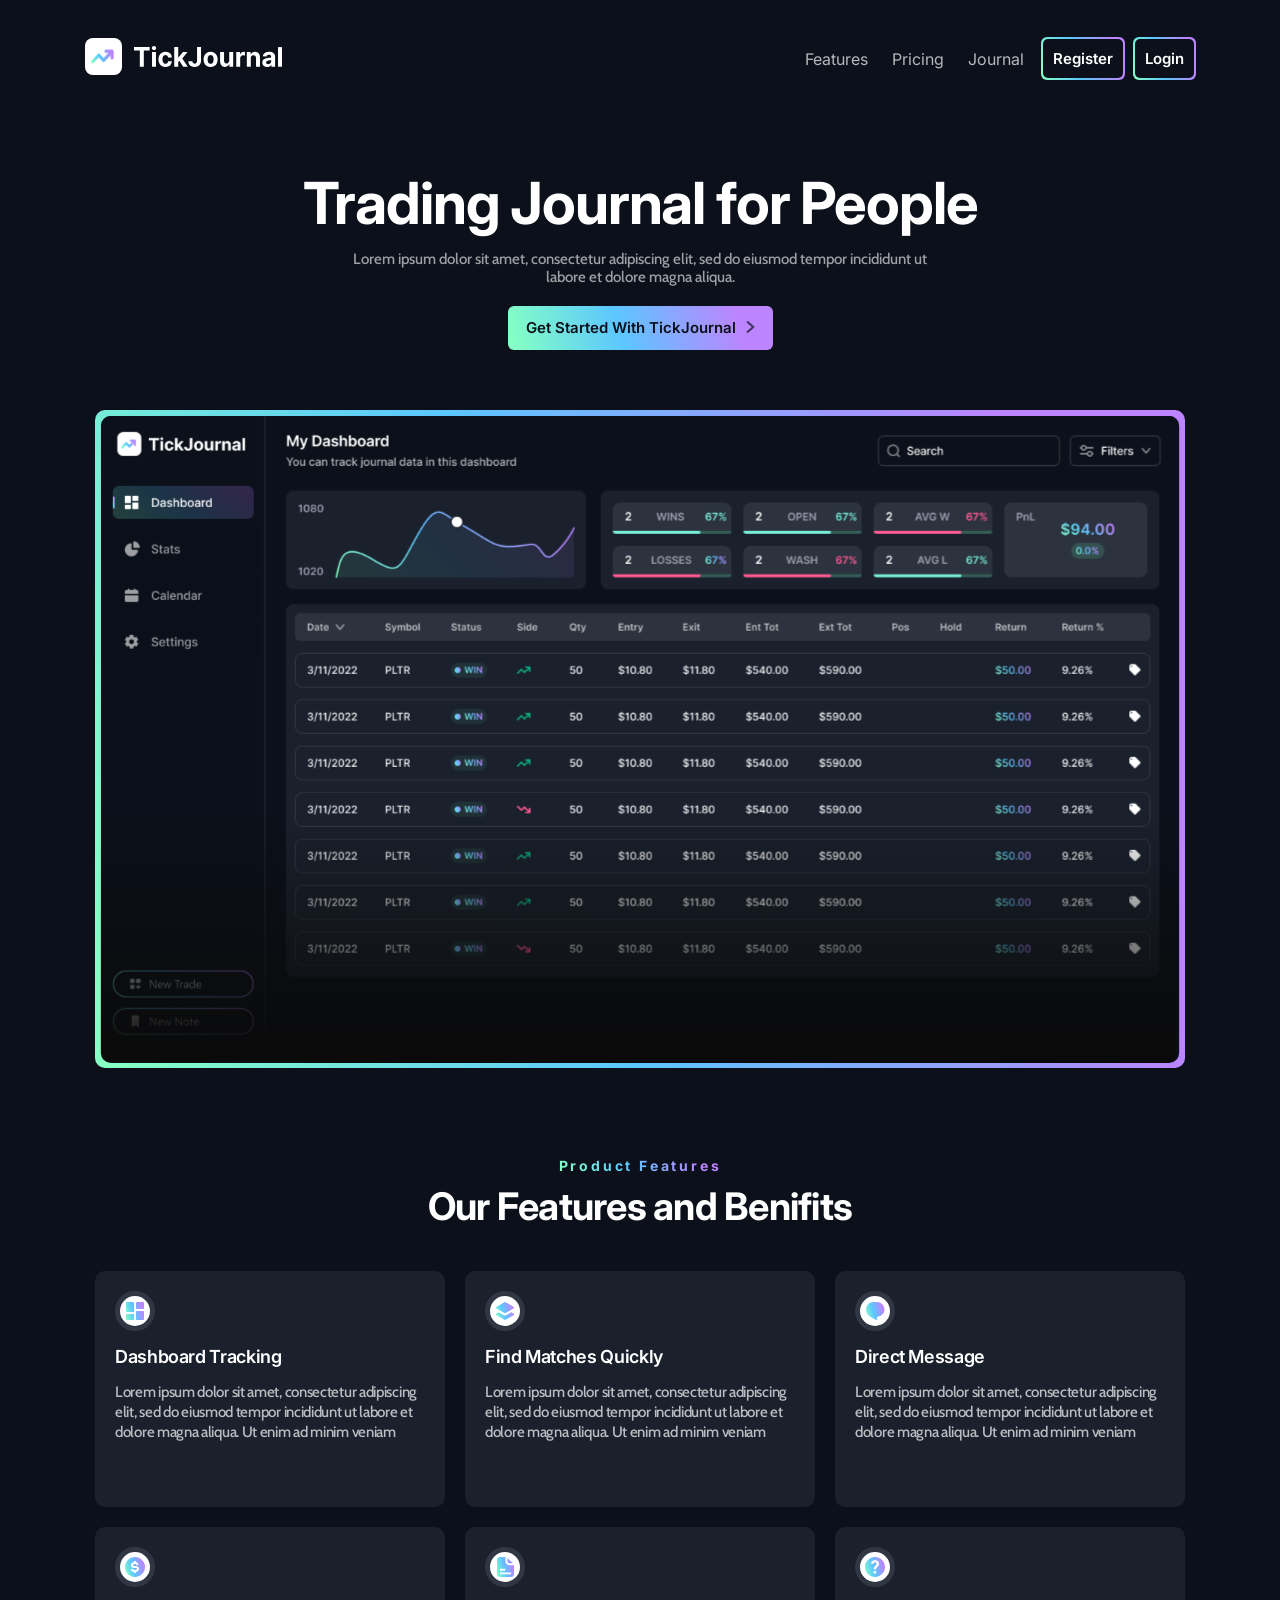
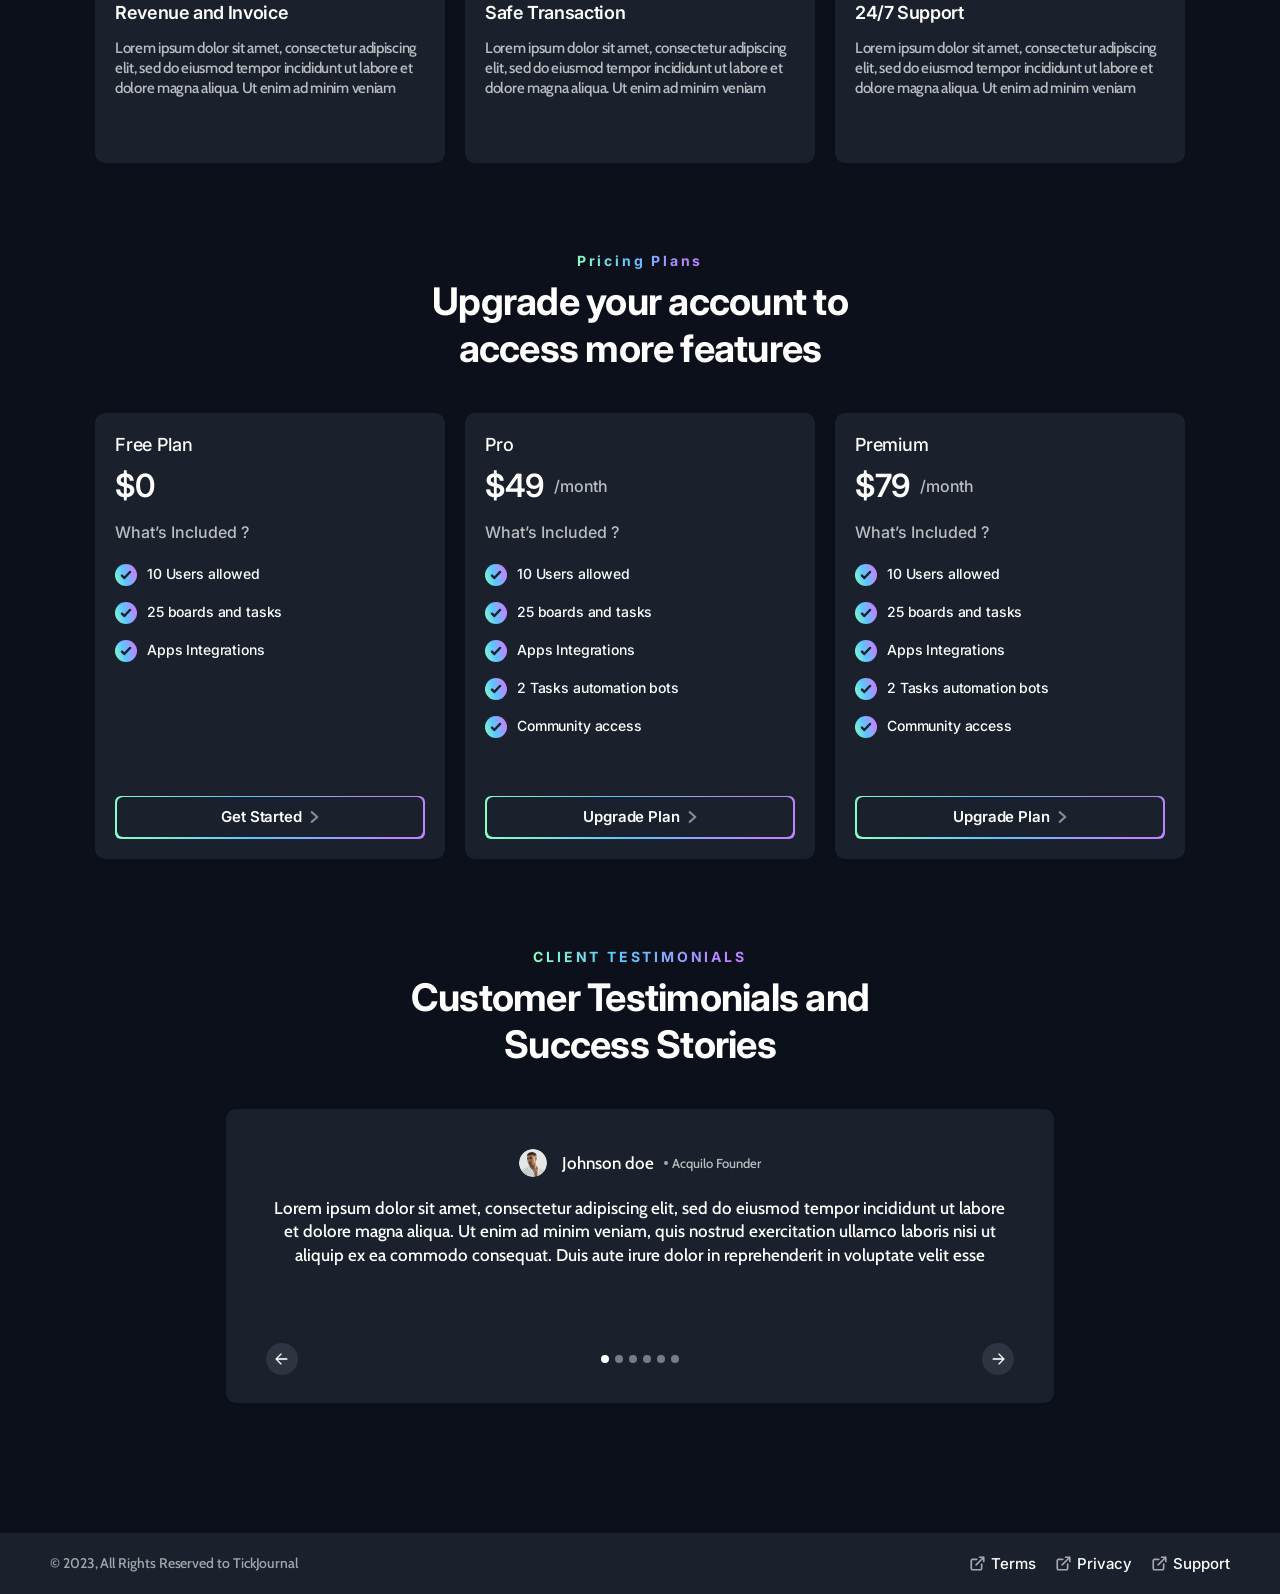
<file: index.html>
<!DOCTYPE html>
<html lang="en">
<head>
    <meta charset="UTF-8">
    <meta name="viewport" content="width=device-width, initial-scale=1.0">
    <!-- css files -->
    <link rel="stylesheet" href="style.css">
    <link rel="icon" type="image/x-icon" href="favicon.ico">
    <title>TickJournal</title>
</head>
<body>
    <header>
        <div class="header-container">
            <div class="logo">
                <a href="index.html"><img src="Logo.svg" alt="TickJournal"></a>
            </div>
            <div class="shadow-bg">
                <div class="shodow-active">
                    <nav>
                        <ul>
                            <li><a href="#features">Features</a></li>
                            <li><a href="#pricing">Pricing</a></li>
                            <li><a href="dashboard.html">Journal</a></li>
                        </ul>
                        <div class="signup-btn">
                            <div class="gradient-box">
                                <a href="rigister.html">Register</a>
                            </div>
                            <div class="gradient-box">
                                <a href="login.html">Login</a>
                            </div>
                        </div>
                    </nav>
                </div>
            </div>
            <div class="menu-btn">
                <img src="menu-bar.svg" alt="Menu Icon" class="menu-icon">
            </div>
        </div>
    </header>
    
   <section>
    <div class="container">
        <div class="main-heading">
            <h1>Trading Journal for People</h1>
            <p>Lorem ipsum dolor sit amet, consectetur adipiscing elit, sed do eiusmod tempor incididunt ut <br> labore et dolore magna aliqua.</p>
            <a href="dashboard.html">Get Started With TickJournal <span><img src="Back Icon.svg" alt="arrow"></span></a>
        </div>
    </div>
   </section>
   <section>
        <div class="container">
            <div class="scr-shorts">
                <img src="Mask group.svg" alt="Screenshot">
            </div>
        </div>
   </section>
   <section id="features">
        <div class="container">
            <div class="feature-main">
                <div class="feature-headings">
                    <h3>Product Features</h3>
                    <h1>Our Features and Benifits</h1>
                </div>
                <div class="cards-main">
                    <div class="futr-card">
                        <div class="futr-icon">
                            <img src="Vector.svg" alt="Vector">
                        </div>
                        <h2>Dashboard Tracking</h2>
                        <p>Lorem ipsum dolor sit amet, consectetur adipiscing elit, sed do eiusmod tempor incididunt ut labore et dolore magna aliqua. Ut enim ad minim veniam</p>
                    </div>
                    <div class="futr-card">
                        <div class="futr-icon">
                            <img src="Vector (1).svg" alt="Vector">
                        </div>
                        <h2>Find Matches Quickly</h2>
                        <p>Lorem ipsum dolor sit amet, consectetur adipiscing elit, sed do eiusmod tempor incididunt ut labore et dolore magna aliqua. Ut enim ad minim veniam</p>
                    </div>
                    <div class="futr-card">
                        <div class="futr-icon">
                            <img src="Vector (2).svg" alt="Vector">
                        </div>
                        <h2>Direct Message </h2>
                        <p>Lorem ipsum dolor sit amet, consectetur adipiscing elit, sed do eiusmod tempor incididunt ut labore et dolore magna aliqua. Ut enim ad minim veniam</p>
                    </div>
                    <div class="futr-card">
                        <div class="futr-icon">
                            <img src="Vector (3).svg" alt="Vector">
                        </div>
                        <h2>Revenue and Invoice</h2>
                        <p>Lorem ipsum dolor sit amet, consectetur adipiscing elit, sed do eiusmod tempor incididunt ut labore et dolore magna aliqua. Ut enim ad minim veniam</p>
                    </div>
                    <div class="futr-card">
                        <div class="futr-icon">
                            <img src="Vector (4).svg" alt="Vector">
                        </div>
                        <h2>Safe Transaction</h2>
                        <p>Lorem ipsum dolor sit amet, consectetur adipiscing elit, sed do eiusmod tempor incididunt ut labore et dolore magna aliqua. Ut enim ad minim veniam</p>
                    </div>
                    <div class="futr-card">
                        <div class="futr-icon">
                            <img src="Vector (5).svg" alt="Vector">
                        </div>
                        <h2>24/7 Support</h2>
                        <p>Lorem ipsum dolor sit amet, consectetur adipiscing elit, sed do eiusmod tempor incididunt ut labore et dolore magna aliqua. Ut enim ad minim veniam</p>
                    </div>
                </div>
            </div>
        </div>
   </section>
   <section id="pricing">
    <div class="container">
        <div class="feature-main">
            <div class="feature-headings">
                <h3>Pricing Plans</h3>
                <h1>Upgrade your account to <br> access more features</h1>
            </div>
            <div class="cards-main">
                <div class="plans-card">
                    <h3>Free Plan</h3>
                    <h1>$0</h1>
                    <ul>
                        <h4>What’s Included ?</h4>
                        <li>
                            <div class="check">
                                <img src="check.svg" alt="">
                            </div>
                            <span>10 Users allowed</span>
                        </li>
                        <li>
                            <div class="check">
                                <img src="check.svg" alt="">
                            </div>
                            <span>25 boards and tasks</span>
                        </li>
                        <li>
                            <div class="check">
                                <img src="check.svg" alt="">
                            </div>
                            <span>Apps Integrations</span>
                        </li>
                    </ul>
                    <div class="plan-gradient">
                        <a href="#register">Get Started<img src="Back Icon2.svg" alt=""></a>
                    </div>
                </div>
                <div class="plans-card">
                    <h3>Pro</h3>
                    <h1>$49 <span>/month</span></h1>
                    <ul>
                        <h4>What’s Included ?</h4>
                        <li>
                            <div class="check">
                                <img src="check.svg" alt="">
                            </div>
                            <span>10 Users allowed</span>
                        </li>
                        <li>
                            <div class="check">
                                <img src="check.svg" alt="">
                            </div>
                            <span>25 boards and tasks</span>
                        </li>
                        <li>
                            <div class="check">
                                <img src="check.svg" alt="">
                            </div>
                            <span>Apps Integrations</span>
                        </li>
                        <li>
                            <div class="check">
                                <img src="check.svg" alt="">
                            </div>
                            <span>2 Tasks automation bots</span>
                        </li>
                        <li>
                            <div class="check">
                                <img src="check.svg" alt="">
                            </div>
                            <span>Community access</span>
                        </li>
                    </ul>
                    <div class="plan-gradient">
                        <a href="#upgrade plan">Upgrade Plan <img src="Back Icon2.svg" alt=""></a>
                    </div>
                </div>
                <div class="plans-card">
                    <h3>Premium</h3>
                    <h1>$79 <span>/month</span></h1>
                    <ul>
                        <h4>What’s Included ?</h4>
                        <li>
                            <div class="check">
                                <img src="check.svg" alt="">
                            </div>
                            <span>10 Users allowed</span>
                        </li>
                        <li>
                            <div class="check">
                                <img src="check.svg" alt="">
                            </div>
                            <span>25 boards and tasks</span>
                        </li>
                        <li>
                            <div class="check">
                                <img src="check.svg" alt="">
                            </div>
                            <span>Apps Integrations</span>
                        </li>
                        <li>
                            <div class="check">
                                <img src="check.svg" alt="">
                            </div>
                            <span>2 Tasks automation bots</span>
                        </li>
                        <li>
                            <div class="check">
                                <img src="check.svg" alt="">
                            </div>
                            <span>Community access</span>
                        </li>
                    </ul>
                    <div class="plan-gradient">
                        <a href="#upgrade plan">Upgrade Plan <img src="Back Icon2.svg" alt=""></a>
                    </div>
                </div>
            </div>
        </div>
    </div>
</section>
<section>
    <div class="container">
        <div class="feature-main">
            <div class="feature-headings">
                <h3>CLIENT TESTIMONIALS</h3>
                <h1>Customer Testimonials and <br> Success Stories</h1>
            </div>
            <div class="quote-slide">
                <div class="quote-content">
                  <div class="quote-header">
                    <div class="quote-img">
                      <img src="Profile.png" alt="User Image" />
                    </div>
                    <div class="client-info">
                      <p class="client-name">Johnson doe</p>
                      <span class="separator-dot"></span>
                      <p class="client-location">Acquilo Founder</p>
                    </div>
                  </div>
                  <div class="quote-text">
                    <p>Lorem ipsum dolor sit amet, consectetur adipiscing elit, sed do eiusmod tempor incididunt ut labore et dolore magna aliqua. Ut enim ad minim veniam, quis nostrud exercitation ullamco laboris nisi ut aliquip ex ea commodo consequat. Duis aute irure dolor in reprehenderit in voluptate velit esse</p>
                  </div>
                  <div class="quote-footer">
                    <div class="left-icon">
                     <img src="left.svg" alt="">
                    </div>
                    <div class="dots">
                      <span class="dot"></span>
                      <span class="dot"></span>
                      <span class="dot"></span>
                    </div>
                    <div class="right-icon">
                      <img src="right.svg" alt="">
                    </div>
                  </div>
                </div>
            </div>
        </div>
    </div>
</section>
<footer>
    <div class="ft-container">
        <div class="ft-main">
            <p>© 2023, All Rights Reserved to TickJournal</p>
            <ul>
                <a href="#terms">
                    <img src="Vector-ft.svg" alt="">
                    <span>Terms</span>
                </a>
                <a href="#privacy">
                    <img src="Vector-ft.svg" alt="">
                    <span>Privacy</span>
                </a>
                <a href="#support">
                    <img src="Vector-ft.svg" alt="">
                    <span>Support</span>
                </a>
            </ul>
        </div>
    </div>
</footer>
<!-- js files -->
 <script src="index.js"></script>
</body>
</html>
</file>
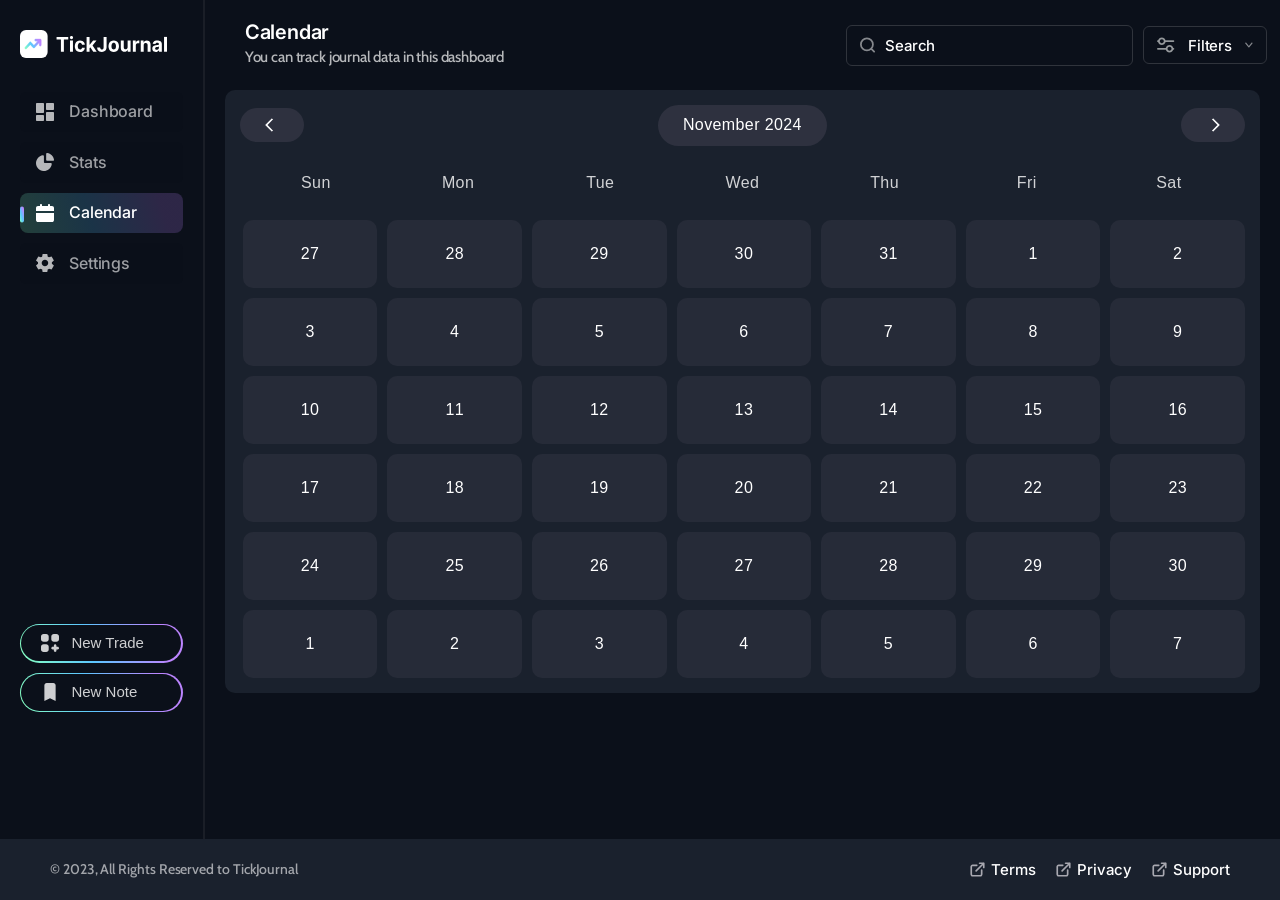
<file: calender.html>
<!DOCTYPE html>
<html lang="en">
<head>
    <meta charset="UTF-8">
    <meta name="viewport" content="width=device-width, initial-scale=1.0">
    <!-- css files -->
    <link rel="stylesheet" href="style.css">
    <link rel="stylesheet" href="dashboard.css">
    <link rel="stylesheet" href="stats.css">
    <link rel="stylesheet" href="calender.css">
    <link rel="icon" type="image/x-icon" href="favicon.ico">
    <title>TickJournal</title>
</head>
<body>
    <div class="dashboard-container">
        <div class="new-trades plus-module">
            <a href="#popup2" class="popup-trigger">
                <div class="trade-bg2">
                   <h6>+</h6>
                </div>
            </a>
            <div id="popup2" class="overlay">
                <div class="popup">
                  <div class="pop-bg">
                    <a class="close" href="#"><img src="xmark.svg" alt="Close"></a>
                    <h1 id="dynamicHeading2">New Trade</h1> <!-- Second Popup Heading -->
                    <button id="btnGeneral2" class="content-btn active" onclick="changeContent(3, 'New Trade', this, 2)"><h1>General</h1></button>
                    <button id="btnJournal2" class="content-btn" onclick="changeContent(4, 'Edit Trade', this, 2)"><h1>Journal</h1></button>
                    <div id="div3" class="content-div">
                        <form>
                            <div class="setting-grid2">
                                <div class="input-group input-group1">
                                    <label>Market</label>
                                    <div class="input-bg">
                                        <input type="text" placeholder="Stock" required>
                                    </div>
                                </div>
                                <div class="input-group input-group1">
                                    <label for="name">Symbol</label>
                                    <div class="input-bg">
                                        <input required placeholder="HDFCBANK" type="text">
                                    </div>
                                </div>
                                <div class="input-group input-group2">
                                    <label>Target</label>
                                    <div class="input-bg">
                                        <input required placeholder="2000" type="number">
                                    </div>
                                </div>
                                <div class="input-group input-group2">
                                    <label>Stop-Loss</label>
                                    <div class="input-bg">
                                        <input required placeholder="80" type="number">
                                    </div>
                                </div>
                                <input type="submit" class="submit-pop input-group2" value="LONG">
                            </div>
                            <table>
                                <thead>
                                    <tr>
                                        <th>Date / Time</th>
                                        <th>Quantity</th>
                                        <th>Price</th>
                                        <th>Fess</th>
                                        <th>Action</th>
                                        <th></th>
                                    </tr>
                                </thead>
                                <tbody>
                                    <tr>
                                        <td>
                                            <div class="td-wrapper">
                                                <input type="datetime-local">
                                            </div>
                                        </td>
                                        <td>
                                            <div class="td-wrapper">
                                                <input type="number" placeholder="01" required>
                                            </div>
                                        </td>
                                        <td>
                                            <div class="td-wrapper">
                                                <input type="number" placeholder="2000" required>
                                            </div>
                                        </td>
                                        <td>
                                            <div class="td-wrapper">
                                                <input type="number" placeholder="2000" required>
                                            </div>
                                        </td>
                                        <td class="buy-bts">
                                            <div class="td-wrapper">
                                                <h1>BUY</h1>
                                            </div>
                                        </td>
                                        <td>
                                            <div class="xmrk-btn">
                                                <img src="xmark.svg" alt="mark">
                                            </div>
                                        </td>
                                    </tr>
                                </tbody>
                                
                            </table>
                            <div class="pop-up-resposive">
                                <div class="up-resposive">
                                    <div class="input-group">
                                        <label>Date / Time</label>
                                        <div class="input-bg">
                                            <input type="datetime-local">
                                        </div>
                                    </div>
                                    <div class="input-group">
                                        <label>Quantity</label>
                                        <div class="input-bg">
                                            <input type="number" placeholder="01" required>
                                        </div>
                                    </div>
                                </div>
                                <div class="down-resposive">
                                    <div class="input-group">
                                        <label>Price</label>
                                        <div class="input-bg">
                                            <input type="number" placeholder="2000" required>
                                        </div>
                                    </div>
                                    <div class="input-group">
                                        <label>Fee</label>
                                        <div class="input-bg">
                                            <input type="number" placeholder="0" required>
                                        </div>
                                    </div>
                                    <input type="submit" class="res-btn">
                                    <img src="xmark.svg" alt="mark">
                                </div>
                                <div  class="pop-btn ">
                                    <div class="trade-bg">
                                        <img src="trade.svg" alt="trade">
                                        <span>Add Trade</span>
                                    </div>
                                </div>
                            </div>
                            <div  class="pop-btn up-res-none">
                                <div class="trade-bg">
                                    <img src="trade.svg" alt="trade">
                                    <span>Add Trade</span>
                                </div>
                            </div>
                        </form>
                      <div class="pop-footer">
                        <button href="#Delete">Delete</button>
                        <button href="#save">Save</button>
                      </div>
                    </div>
                    <div id="div4" class="content-div" style="display: none;">
                        <form>
                            <div class="setting-grid2">
                                <div class="input-group input-group1">
                                    <label>Market</label>
                                    <div class="input-bg">
                                        <input type="text" placeholder="Stock" required>
                                    </div>
                                </div>
                                <div class="input-group input-group1">
                                    <label for="name">Symbol</label>
                                    <div class="input-bg">
                                        <input required placeholder="HDFCBANK" type="text">
                                    </div>
                                </div>
                                <div class="input-group input-group2">
                                    <label>Target</label>
                                    <div class="input-bg">
                                        <input required placeholder="2000" type="number">
                                    </div>
                                </div>
                                <div class="input-group input-group2">
                                    <label>Stop-Loss</label>
                                    <div class="input-bg">
                                        <input required placeholder="80" type="number">
                                    </div>
                                </div>
                                <input type="submit" class="submit-pop" value="LONG">
                            </div>
                            <table>
                                <thead>
                                    <tr>
                                        <th>Date / Time</th>
                                        <th>Quantity</th>
                                        <th>Price</th>
                                        <th>Fess</th>
                                        <th>Action</th>
                                        <th></th>
                                    </tr>
                                </thead>
                                <tbody>
                                    <tr>
                                        <td>
                                            <div class="td-wrapper">
                                                <input type="datetime-local">
                                            </div>
                                        </td>
                                        <td>
                                            <div class="td-wrapper">
                                                <input type="number" placeholder="01" required>
                                            </div>
                                        </td>
                                        <td>
                                            <div class="td-wrapper">
                                                <input type="number" placeholder="2000" required>
                                            </div>
                                        </td>
                                        <td>
                                            <div class="td-wrapper">
                                                <input type="number" placeholder="2000" required>
                                            </div>
                                        </td>
                                        <td class="buy-bts">
                                            <div class="td-wrapper">
                                                <h1>BUY</h1>
                                            </div>
                                        </td>
                                        <td>
                                            <div class="xmrk-btn">
                                                <img src="xmark.svg" alt="mark">
                                            </div>
                                        </td>
                                    </tr>
                                    <tr>
                                        <td>
                                            <div class="td-wrapper">
                                                <input type="datetime-local">
                                            </div>
                                        </td>
                                        <td>
                                            <div class="td-wrapper">
                                                <input type="number" placeholder="01" required>
                                            </div>
                                        </td>
                                        <td>
                                            <div class="td-wrapper">
                                                <input type="number" placeholder="2000" required>
                                            </div>
                                        </td>
                                        <td>
                                            <div class="td-wrapper">
                                                <input type="number" placeholder="2000" required>
                                            </div>
                                        </td>
                                        <td class="buy-bts">
                                            <div class="td-wrapper">
                                                <h1>BUY</h1>
                                            </div>
                                        </td>
                                        <td>
                                            <div class="xmrk-btn">
                                                <img src="xmark.svg" alt="mark">
                                            </div>
                                        </td>
                                    </tr>
                                    <tr>
                                        <td>
                                            <div class="td-wrapper">
                                                <input type="datetime-local">
                                            </div>
                                        </td>
                                        <td>
                                            <div class="td-wrapper">
                                                <input type="number" placeholder="01" required>
                                            </div>
                                        </td>
                                        <td>
                                            <div class="td-wrapper">
                                                <input type="number" placeholder="2000" required>
                                            </div>
                                        </td>
                                        <td>
                                            <div class="td-wrapper">
                                                <input type="number" placeholder="2000" required>
                                            </div>
                                        </td>
                                        <td class="buy-bts">
                                            <div class="td-wrapper">
                                                <h1>BUY</h1>
                                            </div>
                                        </td>
                                        <td>
                                            <div class="xmrk-btn">
                                                <img src="xmark.svg" alt="mark">
                                            </div>
                                        </td>
                                    </tr>
                                    <tr>
                                        <td>
                                            <div class="td-wrapper">
                                                <input type="datetime-local">
                                            </div>
                                        </td>
                                        <td>
                                            <div class="td-wrapper">
                                                <input type="number" placeholder="01" required>
                                            </div>
                                        </td>
                                        <td>
                                            <div class="td-wrapper">
                                                <input type="number" placeholder="2000" required>
                                            </div>
                                        </td>
                                        <td>
                                            <div class="td-wrapper">
                                                <input type="number" placeholder="2000" required>
                                            </div>
                                        </td>
                                        <td class="buy-bts">
                                            <div class="td-wrapper">
                                                <h1>BUY</h1>
                                            </div>
                                        </td>
                                        <td>
                                            <div class="xmrk-btn">
                                                <img src="xmark.svg" alt="mark">
                                            </div>
                                        </td>
                                    </tr>
                                </tbody>
                                
                            </table>
                            <div class="pop-up-resposive">
                                <div class="up-resposive">
                                    <div class="input-group">
                                        <label>Date / Time</label>
                                        <div class="input-bg">
                                            <input type="datetime-local">
                                        </div>
                                    </div>
                                    <div class="input-group">
                                        <label>Quantity</label>
                                        <div class="input-bg">
                                            <input type="number" placeholder="01" required>
                                        </div>
                                    </div>
                                </div>
                                <div class="down-resposive">
                                    <div class="input-group">
                                        <label>Price</label>
                                        <div class="input-bg">
                                            <input type="number" placeholder="2000" required>
                                        </div>
                                    </div>
                                    <div class="input-group">
                                        <label>Fee</label>
                                        <div class="input-bg">
                                            <input type="number" placeholder="0" required>
                                        </div>
                                    </div>
                                    <input type="submit" class="res-btn">
                                    <img src="xmark.svg" alt="mark">
                                </div>
                                <div  class="pop-btn ">
                                    <div class="trade-bg">
                                        <img src="trade.svg" alt="trade">
                                        <span>Add Trade</span>
                                    </div>
                                </div>
                            </div>
                            <div class="pop-up-resposive">
                                <div class="up-resposive">
                                    <div class="input-group">
                                        <label>Date / Time</label>
                                        <div class="input-bg">
                                            <input type="datetime-local">
                                        </div>
                                    </div>
                                    <div class="input-group">
                                        <label>Quantity</label>
                                        <div class="input-bg">
                                            <input type="number" placeholder="01" required>
                                        </div>
                                    </div>
                                </div>
                                <div class="down-resposive">
                                    <div class="input-group">
                                        <label>Price</label>
                                        <div class="input-bg">
                                            <input type="number" placeholder="2000" required>
                                        </div>
                                    </div>
                                    <div class="input-group">
                                        <label>Fee</label>
                                        <div class="input-bg">
                                            <input type="number" placeholder="0" required>
                                        </div>
                                    </div>
                                    <input type="submit" class="res-btn">
                                    <img src="xmark.svg" alt="mark">
                                </div>
                                <div  class="pop-btn ">
                                    <div class="trade-bg">
                                        <img src="trade.svg" alt="trade">
                                        <span>Add Trade</span>
                                    </div>
                                </div>
                            </div>
                            <div class="pop-up-resposive">
                                <div class="up-resposive">
                                    <div class="input-group">
                                        <label>Date / Time</label>
                                        <div class="input-bg">
                                            <input type="datetime-local">
                                        </div>
                                    </div>
                                    <div class="input-group">
                                        <label>Quantity</label>
                                        <div class="input-bg">
                                            <input type="number" placeholder="01" required>
                                        </div>
                                    </div>
                                </div>
                                <div class="down-resposive">
                                    <div class="input-group">
                                        <label>Price</label>
                                        <div class="input-bg">
                                            <input type="number" placeholder="2000" required>
                                        </div>
                                    </div>
                                    <div class="input-group">
                                        <label>Fee</label>
                                        <div class="input-bg">
                                            <input type="number" placeholder="0" required>
                                        </div>
                                    </div>
                                    <input type="submit" class="res-btn">
                                    <img src="xmark.svg" alt="mark">
                                </div>
                                <div  class="pop-btn ">
                                    <div class="trade-bg">
                                        <img src="trade.svg" alt="trade">
                                        <span>Add Trade</span>
                                    </div>
                                </div>
                            </div>
                            <div  class="pop-btn up-res-none">
                                <div class="trade-bg">
                                    <img src="trade.svg" alt="trade">
                                    <span>Add Trade</span>
                                </div>
                            </div>
                        </form>
                      <div class="pop-footer">
                        
                        <button href="#Delete">Delete</button>
                        <button href="#save">Save</button>
                      </div>
                    </div>
                  </div>
                </div>
              </div>
        
        </div>
        <div class="main-content">
          <div class="dashboard-body">
            <aside class="sidebar">
                <div class="sidebar12">
                    <button class="sidebar-toggle" id="sidebarToggle"><img src="menu-bar.svg" alt="bar"></button>
                    <a href="index.html">
                      <img class="logo-dash" src="Logo.svg" alt="logo">
                    </a>
                </div>
                <div class="dash-menu">
                  <ul>
                    <li >
                      <a href="dashboard.html">
                        <img src="dash.svg" alt="dash">
                        <span>Dashboard</span>
                      </a>
                    </li>
                    <li>
                      <a href="stats.html">
                        <img src="status.svg" alt="dash">
                        <span>Stats</span>
                      </a>
                    </li>
                    <li class="dash-active">
                      <a href="calender.html">
                        <img src="calendar.svg" alt="dash">
                        <span>Calendar</span>
                      </a>
                    </li>
                    <li>
                      <a href="setting.html">
                        <img src="setting.svg" alt="dash">
                        <span>Settings</span>
                      </a>
                    </li>
                  </ul>
                  <div class="new-trades">
                    <a href="#popup1" class="popup-trigger">
                        <div class="trade-bg">
                            <img src="trade.svg" alt="trade">
                            <span>New Trade</span>
                        </div>
                    </a>
                    <a href="#newnote">
                        <div class="trade-bg">
                            <img src="note.svg" alt="trade">
                            <span>New Note</span>
                        </div>
                    </a>
                    <div id="popup1" class="overlay">
                        <div class="popup">
                          <div class="pop-bg">
                            <a class="close" href="#"><img src="xmark.svg" alt="Close"></a>
                            <h1 id="dynamicHeading1">New Trade</h1> 
                            <button id="btnGeneral1" class="content-btn active" onclick="changeContent(1, 'New Trade', this, 1)"><h1>General</h1></button>
                            <button id="btnJournal1" class="content-btn" onclick="changeContent(2, 'Edit Trade', this, 1)"><h1>Journal</h1></button>
                            <div id="div1" class="content-div">
                                <form>
                                    <div class="setting-grid2">
                                        <div class="input-group input-group1">
                                            <label>Market</label>
                                            <div class="input-bg">
                                                <input type="text" placeholder="Stock" required>
                                            </div>
                                        </div>
                                        <div class="input-group input-group1">
                                            <label for="name">Symbol</label>
                                            <div class="input-bg">
                                                <input required placeholder="HDFCBANK" type="text">
                                            </div>
                                        </div>
                                        <div class="input-group input-group2">
                                            <label>Target</label>
                                            <div class="input-bg">
                                                <input required placeholder="2000" type="number">
                                            </div>
                                        </div>
                                        <div class="input-group input-group2">
                                            <label>Stop-Loss</label>
                                            <div class="input-bg">
                                                <input required placeholder="80" type="number">
                                            </div>
                                        </div>
                                        <input type="submit" class="submit-pop input-group2" value="LONG">
                                    </div>
                                    <table>
                                        <thead>
                                            <tr>
                                                <th>Date / Time</th>
                                                <th>Quantity</th>
                                                <th>Price</th>
                                                <th>Fess</th>
                                                <th>Action</th>
                                                <th></th>
                                            </tr>
                                        </thead>
                                        <tbody>
                                            <tr>
                                                <td>
                                                    <div class="td-wrapper">
                                                        <input type="datetime-local">
                                                    </div>
                                                </td>
                                                <td>
                                                    <div class="td-wrapper">
                                                        <input type="number" placeholder="01" required>
                                                    </div>
                                                </td>
                                                <td>
                                                    <div class="td-wrapper">
                                                        <input type="number" placeholder="2000" required>
                                                    </div>
                                                </td>
                                                <td>
                                                    <div class="td-wrapper">
                                                        <input type="number" placeholder="2000" required>
                                                    </div>
                                                </td>
                                                <td class="buy-bts">
                                                    <div class="td-wrapper">
                                                        <h1>BUY</h1>
                                                    </div>
                                                </td>
                                                <td>
                                                    <div class="xmrk-btn">
                                                        <img src="xmark.svg" alt="mark">
                                                    </div>
                                                </td>
                                            </tr>
                                        </tbody>
                                        
                                    </table>
                                    <div class="pop-up-resposive">
                                        <div class="up-resposive">
                                            <div class="input-group">
                                                <label>Date / Time</label>
                                                <div class="input-bg">
                                                    <input type="datetime-local">
                                                </div>
                                            </div>
                                            <div class="input-group">
                                                <label>Quantity</label>
                                                <div class="input-bg">
                                                    <input type="number" placeholder="01" required>
                                                </div>
                                            </div>
                                        </div>
                                        <div class="down-resposive">
                                            <div class="input-group">
                                                <label>Price</label>
                                                <div class="input-bg">
                                                    <input type="number" placeholder="2000" required>
                                                </div>
                                            </div>
                                            <div class="input-group">
                                                <label>Fee</label>
                                                <div class="input-bg">
                                                    <input type="number" placeholder="0" required>
                                                </div>
                                            </div>
                                            <input type="submit" class="res-btn">
                                            <img src="xmark.svg" alt="mark">
                                        </div>
                                        <div  class="pop-btn ">
                                            <div class="trade-bg">
                                                <img src="trade.svg" alt="trade">
                                                <span>Add Trade</span>
                                            </div>
                                        </div>
                                    </div>
                                    <div  class="pop-btn up-res-none">
                                        <div class="trade-bg">
                                            <img src="trade.svg" alt="trade">
                                            <span>Add Trade</span>
                                        </div>
                                    </div>
                                </form>
                              <div class="pop-footer">
                                <button href="#Delete">Delete</button>
                                <button href="#save">Save</button>
                              </div>
                            </div>
                            <div id="div2" class="content-div" style="display: none;">
                                <form>
                                    <div class="setting-grid2">
                                        <div class="input-group input-group1">
                                            <label>Market</label>
                                            <div class="input-bg">
                                                <input type="text" placeholder="Stock" required>
                                            </div>
                                        </div>
                                        <div class="input-group input-group1">
                                            <label for="name">Symbol</label>
                                            <div class="input-bg">
                                                <input required placeholder="HDFCBANK" type="text">
                                            </div>
                                        </div>
                                        <div class="input-group input-group2">
                                            <label>Target</label>
                                            <div class="input-bg">
                                                <input required placeholder="2000" type="number">
                                            </div>
                                        </div>
                                        <div class="input-group input-group2">
                                            <label>Stop-Loss</label>
                                            <div class="input-bg">
                                                <input required placeholder="80" type="number">
                                            </div>
                                        </div>
                                        <input type="submit" class="submit-pop" value="LONG">
                                    </div>
                                    <table>
                                        <thead>
                                            <tr>
                                                <th>Date / Time</th>
                                                <th>Quantity</th>
                                                <th>Price</th>
                                                <th>Fess</th>
                                                <th>Action</th>
                                                <th></th>
                                            </tr>
                                        </thead>
                                        <tbody>
                                            <tr>
                                                <td>
                                                    <div class="td-wrapper">
                                                        <input type="datetime-local">
                                                    </div>
                                                </td>
                                                <td>
                                                    <div class="td-wrapper">
                                                        <input type="number" placeholder="01" required>
                                                    </div>
                                                </td>
                                                <td>
                                                    <div class="td-wrapper">
                                                        <input type="number" placeholder="2000" required>
                                                    </div>
                                                </td>
                                                <td>
                                                    <div class="td-wrapper">
                                                        <input type="number" placeholder="2000" required>
                                                    </div>
                                                </td>
                                                <td class="buy-bts">
                                                    <div class="td-wrapper">
                                                        <h1>BUY</h1>
                                                    </div>
                                                </td>
                                                <td>
                                                    <div class="xmrk-btn">
                                                        <img src="xmark.svg" alt="mark">
                                                    </div>
                                                </td>
                                            </tr>
                                            <tr>
                                                <td>
                                                    <div class="td-wrapper">
                                                        <input type="datetime-local">
                                                    </div>
                                                </td>
                                                <td>
                                                    <div class="td-wrapper">
                                                        <input type="number" placeholder="01" required>
                                                    </div>
                                                </td>
                                                <td>
                                                    <div class="td-wrapper">
                                                        <input type="number" placeholder="2000" required>
                                                    </div>
                                                </td>
                                                <td>
                                                    <div class="td-wrapper">
                                                        <input type="number" placeholder="2000" required>
                                                    </div>
                                                </td>
                                                <td class="buy-bts">
                                                    <div class="td-wrapper">
                                                        <h1>BUY</h1>
                                                    </div>
                                                </td>
                                                <td>
                                                    <div class="xmrk-btn">
                                                        <img src="xmark.svg" alt="mark">
                                                    </div>
                                                </td>
                                            </tr>
                                            <tr>
                                                <td>
                                                    <div class="td-wrapper">
                                                        <input type="datetime-local">
                                                    </div>
                                                </td>
                                                <td>
                                                    <div class="td-wrapper">
                                                        <input type="number" placeholder="01" required>
                                                    </div>
                                                </td>
                                                <td>
                                                    <div class="td-wrapper">
                                                        <input type="number" placeholder="2000" required>
                                                    </div>
                                                </td>
                                                <td>
                                                    <div class="td-wrapper">
                                                        <input type="number" placeholder="2000" required>
                                                    </div>
                                                </td>
                                                <td class="buy-bts">
                                                    <div class="td-wrapper">
                                                        <h1>BUY</h1>
                                                    </div>
                                                </td>
                                                <td>
                                                    <div class="xmrk-btn">
                                                        <img src="xmark.svg" alt="mark">
                                                    </div>
                                                </td>
                                            </tr>
                                            <tr>
                                                <td>
                                                    <div class="td-wrapper">
                                                        <input type="datetime-local">
                                                    </div>
                                                </td>
                                                <td>
                                                    <div class="td-wrapper">
                                                        <input type="number" placeholder="01" required>
                                                    </div>
                                                </td>
                                                <td>
                                                    <div class="td-wrapper">
                                                        <input type="number" placeholder="2000" required>
                                                    </div>
                                                </td>
                                                <td>
                                                    <div class="td-wrapper">
                                                        <input type="number" placeholder="2000" required>
                                                    </div>
                                                </td>
                                                <td class="buy-bts">
                                                    <div class="td-wrapper">
                                                        <h1>BUY</h1>
                                                    </div>
                                                </td>
                                                <td>
                                                    <div class="xmrk-btn">
                                                        <img src="xmark.svg" alt="mark">
                                                    </div>
                                                </td>
                                            </tr>
                                        </tbody>
                                        
                                    </table>
                                    <div class="pop-up-resposive">
                                        <div class="up-resposive">
                                            <div class="input-group">
                                                <label>Date / Time</label>
                                                <div class="input-bg">
                                                    <input type="datetime-local">
                                                </div>
                                            </div>
                                            <div class="input-group">
                                                <label>Quantity</label>
                                                <div class="input-bg">
                                                    <input type="number" placeholder="01" required>
                                                </div>
                                            </div>
                                        </div>
                                        <div class="down-resposive">
                                            <div class="input-group">
                                                <label>Price</label>
                                                <div class="input-bg">
                                                    <input type="number" placeholder="2000" required>
                                                </div>
                                            </div>
                                            <div class="input-group">
                                                <label>Fee</label>
                                                <div class="input-bg">
                                                    <input type="number" placeholder="0" required>
                                                </div>
                                            </div>
                                            <input type="submit" class="res-btn">
                                            <img src="xmark.svg" alt="mark">
                                        </div>
                                        <div  class="pop-btn ">
                                            <div class="trade-bg">
                                                <img src="trade.svg" alt="trade">
                                                <span>Add Trade</span>
                                            </div>
                                        </div>
                                    </div>
                                    <div class="pop-up-resposive">
                                        <div class="up-resposive">
                                            <div class="input-group">
                                                <label>Date / Time</label>
                                                <div class="input-bg">
                                                    <input type="datetime-local">
                                                </div>
                                            </div>
                                            <div class="input-group">
                                                <label>Quantity</label>
                                                <div class="input-bg">
                                                    <input type="number" placeholder="01" required>
                                                </div>
                                            </div>
                                        </div>
                                        <div class="down-resposive">
                                            <div class="input-group">
                                                <label>Price</label>
                                                <div class="input-bg">
                                                    <input type="number" placeholder="2000" required>
                                                </div>
                                            </div>
                                            <div class="input-group">
                                                <label>Fee</label>
                                                <div class="input-bg">
                                                    <input type="number" placeholder="0" required>
                                                </div>
                                            </div>
                                            <input type="submit" class="res-btn">
                                            <img src="xmark.svg" alt="mark">
                                        </div>
                                        <div  class="pop-btn ">
                                            <div class="trade-bg">
                                                <img src="trade.svg" alt="trade">
                                                <span>Add Trade</span>
                                            </div>
                                        </div>
                                    </div>
                                    <div class="pop-up-resposive">
                                        <div class="up-resposive">
                                            <div class="input-group">
                                                <label>Date / Time</label>
                                                <div class="input-bg">
                                                    <input type="datetime-local">
                                                </div>
                                            </div>
                                            <div class="input-group">
                                                <label>Quantity</label>
                                                <div class="input-bg">
                                                    <input type="number" placeholder="01" required>
                                                </div>
                                            </div>
                                        </div>
                                        <div class="down-resposive">
                                            <div class="input-group">
                                                <label>Price</label>
                                                <div class="input-bg">
                                                    <input type="number" placeholder="2000" required>
                                                </div>
                                            </div>
                                            <div class="input-group">
                                                <label>Fee</label>
                                                <div class="input-bg">
                                                    <input type="number" placeholder="0" required>
                                                </div>
                                            </div>
                                            <input type="submit" class="res-btn">
                                            <img src="xmark.svg" alt="mark">
                                        </div>
                                        <div  class="pop-btn ">
                                            <div class="trade-bg">
                                                <img src="trade.svg" alt="trade">
                                                <span>Add Trade</span>
                                            </div>
                                        </div>
                                    </div>
                                    <div  class="pop-btn up-res-none">
                                        <div class="trade-bg">
                                            <img src="trade.svg" alt="trade">
                                            <span>Add Trade</span>
                                        </div>
                                    </div>
                                </form>
                              <div class="pop-footer">
                                <button href="#Delete">Delete</button>
                                <button href="#save">Save</button>
                              </div>
                            </div>
                          </div>
                        </div>
                      </div>
                </div>
                </div>
        
              </aside>
            <div class="content-area">
              <header class="header">
                <div class="das-header-content">
                    <h1>Calendar</h1>
                    <p>You can track journal data in this dashboard</p>
                </div>
                <div class="das-header-content2">
                    <div class="search-box">
                        <img src="search.svg" alt="search">
                        <input type="search" placeholder="Search" id="gsearch">
                    </div>
                    <div class="filter">
                        <img src="Filter Icon.svg" class="filter-img" alt="filter">
                        <h4>Filters</h4>
                        <img src="down-arrow.svg" class="down-arrow" alt="arrow">
                    </div>
                </div>
              </header>
              <div class="main-dashboard-content">
                <div >
                <div class="calendar">
                    <div class="calendar-header">
                      <img src="white-arrow.svg" alt="Left Arrow" class="left-arrow" id="left-arrow">
                      <div class="month-year" id="month-year">November 2024</div>
                      <img src="white-arrow.svg" alt="Right Arrow" class="right-arrow" id="right-arrow">
                    </div>
                    
                    <div class="days-of-week">
                      <div class="day">Sun</div>
                      <div class="day">Mon</div>
                      <div class="day">Tue</div>
                      <div class="day">Wed</div>
                      <div class="day">Thu</div>
                      <div class="day">Fri</div>
                      <div class="day">Sat</div>
                    </div>
                    
                    <div class="dates" id="dates"></div>
                  </div>
                </div>

              </div>
            </div>
          </div>
        </div>
        <footer>
            <div class="ft-container">
                <div class="ft-main">
                    <p>© 2023, All Rights Reserved to TickJournal</p>
                    <ul>
                        <li><a href="#terms"><img src="Vector-ft.svg" alt=""><span>Terms</span></a></li>
                        <li><a href="#privacy"><img src="Vector-ft.svg" alt=""><span>Privacy</span></a></li>
                        <li><a href="#support"><img src="Vector-ft.svg" alt=""><span>Support</span></a></li>
                    </ul>
                </div>
            </div>
        </footer>
      </div>
      <script src="dash-sidebar.js"></script>
      <script src="dashboard.js"></script>
</body>
</html>
</file>
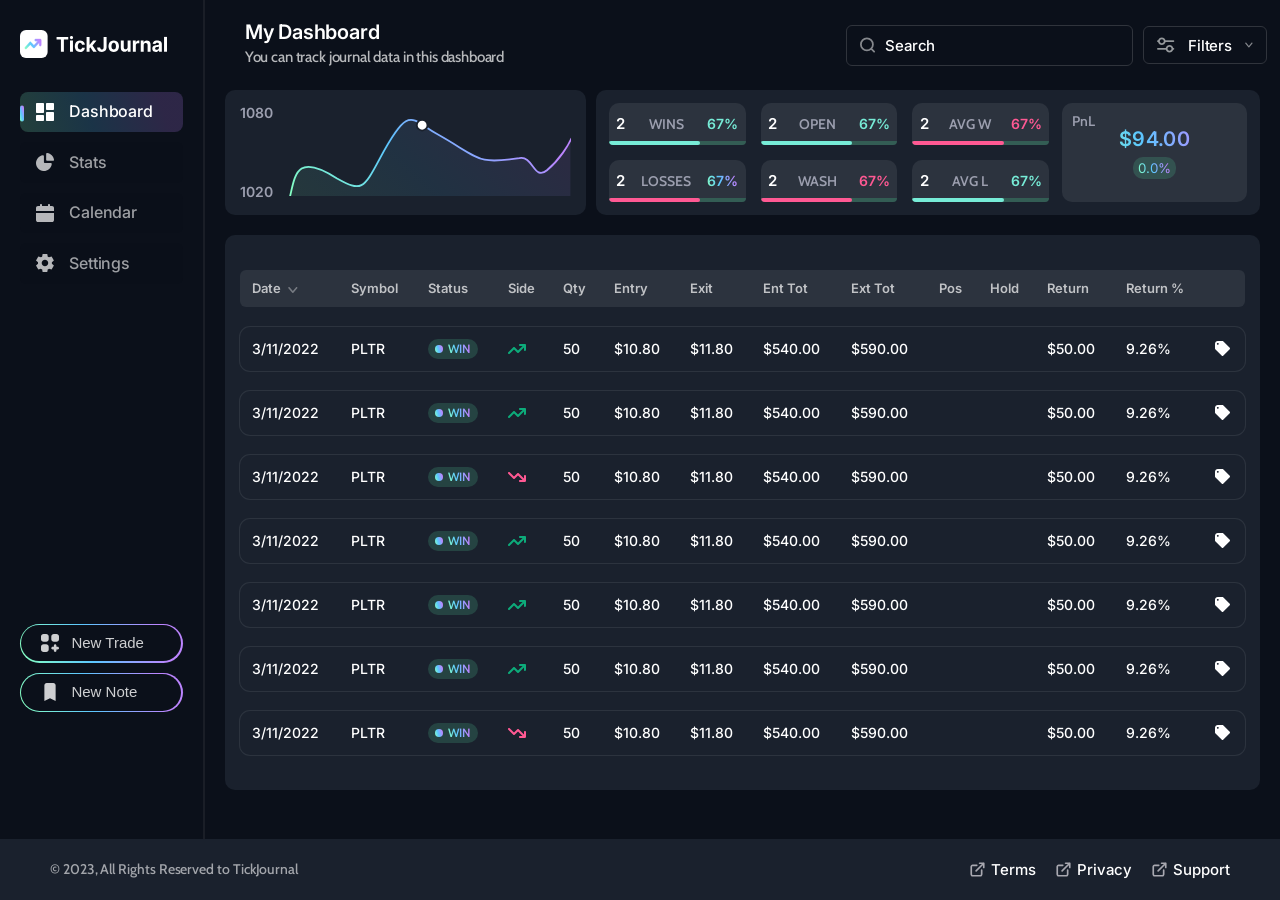
<file: dashboard.html>
<!DOCTYPE html>
<html lang="en">
<head>
    <meta charset="UTF-8">
    <meta name="viewport" content="width=device-width, initial-scale=1.0">
    <!-- css files -->
    <link rel="stylesheet" href="style.css">
    <link rel="stylesheet" href="dashboard.css">
    <link rel="icon" type="image/x-icon" href="favicon.ico">
    <title>TickJournal</title>
</head>
<body>
    <div class="dashboard-container">
        <div class="new-trades plus-module">
            <a href="#popup2" class="popup-trigger">
                <div class="trade-bg2">
                   <h6>+</h6>
                </div>
            </a>
            <div id="popup2" class="overlay">
                <div class="popup">
                  <div class="pop-bg">
                    <a class="close" href="#"><img src="xmark.svg" alt="Close"></a>
                    <h1 id="dynamicHeading2">New Trade</h1> <!-- Second Popup Heading -->
                    <button id="btnGeneral2" class="content-btn active" onclick="changeContent(3, 'New Trade', this, 2)"><h1>General</h1></button>
                    <button id="btnJournal2" class="content-btn" onclick="changeContent(4, 'Edit Trade', this, 2)"><h1>Journal</h1></button>
                    <div id="div3" class="content-div">
                        <form>
                            <div class="setting-grid2">
                                <div class="input-group input-group1">
                                    <label>Market</label>
                                    <div class="input-bg">
                                        <input type="text" placeholder="Stock" required>
                                    </div>
                                </div>
                                <div class="input-group input-group1">
                                    <label for="name">Symbol</label>
                                    <div class="input-bg">
                                        <input required placeholder="HDFCBANK" type="text">
                                    </div>
                                </div>
                                <div class="input-group input-group2">
                                    <label>Target</label>
                                    <div class="input-bg">
                                        <input required placeholder="2000" type="number">
                                    </div>
                                </div>
                                <div class="input-group input-group2">
                                    <label>Stop-Loss</label>
                                    <div class="input-bg">
                                        <input required placeholder="80" type="number">
                                    </div>
                                </div>
                                <input type="submit" class="submit-pop input-group2" value="LONG">
                            </div>
                            <table>
                                <thead>
                                    <tr>
                                        <th>Date / Time</th>
                                        <th>Quantity</th>
                                        <th>Price</th>
                                        <th>Fess</th>
                                        <th>Action</th>
                                        <th></th>
                                    </tr>
                                </thead>
                                <tbody>
                                    <tr>
                                        <td>
                                            <div class="td-wrapper">
                                                <input type="datetime-local">
                                            </div>
                                        </td>
                                        <td>
                                            <div class="td-wrapper">
                                                <input type="number" placeholder="01" required>
                                            </div>
                                        </td>
                                        <td>
                                            <div class="td-wrapper">
                                                <input type="number" placeholder="2000" required>
                                            </div>
                                        </td>
                                        <td>
                                            <div class="td-wrapper">
                                                <input type="number" placeholder="2000" required>
                                            </div>
                                        </td>
                                        <td class="buy-bts">
                                            <div class="td-wrapper">
                                                <h1>BUY</h1>
                                            </div>
                                        </td>
                                        <td>
                                            <div class="xmrk-btn">
                                                <img src="xmark.svg" alt="mark">
                                            </div>
                                        </td>
                                    </tr>
                                </tbody>
                                
                            </table>
                            <div class="pop-up-resposive">
                                <div class="up-resposive">
                                    <div class="input-group">
                                        <label>Date / Time</label>
                                        <div class="input-bg">
                                            <input type="datetime-local">
                                        </div>
                                    </div>
                                    <div class="input-group">
                                        <label>Quantity</label>
                                        <div class="input-bg">
                                            <input type="number" placeholder="01" required>
                                        </div>
                                    </div>
                                </div>
                                <div class="down-resposive">
                                    <div class="input-group">
                                        <label>Price</label>
                                        <div class="input-bg">
                                            <input type="number" placeholder="2000" required>
                                        </div>
                                    </div>
                                    <div class="input-group">
                                        <label>Fee</label>
                                        <div class="input-bg">
                                            <input type="number" placeholder="0" required>
                                        </div>
                                    </div>
                                    <input type="submit" class="res-btn">
                                    <img src="xmark.svg" alt="mark">
                                </div>
                                <div  class="pop-btn ">
                                    <div class="trade-bg">
                                        <img src="trade.svg" alt="trade">
                                        <span>Add Trade</span>
                                    </div>
                                </div>
                            </div>
                            <div  class="pop-btn up-res-none">
                                <div class="trade-bg">
                                    <img src="trade.svg" alt="trade">
                                    <span>Add Trade</span>
                                </div>
                            </div>
                        </form>
                      <div class="pop-footer">
                        <button href="#Delete">Delete</button>
                        <button href="#save">Save</button>
                      </div>
                    </div>
                    <div id="div4" class="content-div" style="display: none;">
                        <form>
                            <div class="setting-grid2">
                                <div class="input-group input-group1">
                                    <label>Market</label>
                                    <div class="input-bg">
                                        <input type="text" placeholder="Stock" required>
                                    </div>
                                </div>
                                <div class="input-group input-group1">
                                    <label for="name">Symbol</label>
                                    <div class="input-bg">
                                        <input required placeholder="HDFCBANK" type="text">
                                    </div>
                                </div>
                                <div class="input-group input-group2">
                                    <label>Target</label>
                                    <div class="input-bg">
                                        <input required placeholder="2000" type="number">
                                    </div>
                                </div>
                                <div class="input-group input-group2">
                                    <label>Stop-Loss</label>
                                    <div class="input-bg">
                                        <input required placeholder="80" type="number">
                                    </div>
                                </div>
                                <input type="submit" class="submit-pop" value="LONG">
                            </div>
                            <table>
                                <thead>
                                    <tr>
                                        <th>Date / Time</th>
                                        <th>Quantity</th>
                                        <th>Price</th>
                                        <th>Fess</th>
                                        <th>Action</th>
                                        <th></th>
                                    </tr>
                                </thead>
                                <tbody>
                                    <tr>
                                        <td>
                                            <div class="td-wrapper">
                                                <input type="datetime-local">
                                            </div>
                                        </td>
                                        <td>
                                            <div class="td-wrapper">
                                                <input type="number" placeholder="01" required>
                                            </div>
                                        </td>
                                        <td>
                                            <div class="td-wrapper">
                                                <input type="number" placeholder="2000" required>
                                            </div>
                                        </td>
                                        <td>
                                            <div class="td-wrapper">
                                                <input type="number" placeholder="2000" required>
                                            </div>
                                        </td>
                                        <td class="buy-bts">
                                            <div class="td-wrapper">
                                                <h1>BUY</h1>
                                            </div>
                                        </td>
                                        <td>
                                            <div class="xmrk-btn">
                                                <img src="xmark.svg" alt="mark">
                                            </div>
                                        </td>
                                    </tr>
                                    <tr>
                                        <td>
                                            <div class="td-wrapper">
                                                <input type="datetime-local">
                                            </div>
                                        </td>
                                        <td>
                                            <div class="td-wrapper">
                                                <input type="number" placeholder="01" required>
                                            </div>
                                        </td>
                                        <td>
                                            <div class="td-wrapper">
                                                <input type="number" placeholder="2000" required>
                                            </div>
                                        </td>
                                        <td>
                                            <div class="td-wrapper">
                                                <input type="number" placeholder="2000" required>
                                            </div>
                                        </td>
                                        <td class="buy-bts">
                                            <div class="td-wrapper">
                                                <h1>BUY</h1>
                                            </div>
                                        </td>
                                        <td>
                                            <div class="xmrk-btn">
                                                <img src="xmark.svg" alt="mark">
                                            </div>
                                        </td>
                                    </tr>
                                    <tr>
                                        <td>
                                            <div class="td-wrapper">
                                                <input type="datetime-local">
                                            </div>
                                        </td>
                                        <td>
                                            <div class="td-wrapper">
                                                <input type="number" placeholder="01" required>
                                            </div>
                                        </td>
                                        <td>
                                            <div class="td-wrapper">
                                                <input type="number" placeholder="2000" required>
                                            </div>
                                        </td>
                                        <td>
                                            <div class="td-wrapper">
                                                <input type="number" placeholder="2000" required>
                                            </div>
                                        </td>
                                        <td class="buy-bts">
                                            <div class="td-wrapper">
                                                <h1>BUY</h1>
                                            </div>
                                        </td>
                                        <td>
                                            <div class="xmrk-btn">
                                                <img src="xmark.svg" alt="mark">
                                            </div>
                                        </td>
                                    </tr>
                                    <tr>
                                        <td>
                                            <div class="td-wrapper">
                                                <input type="datetime-local">
                                            </div>
                                        </td>
                                        <td>
                                            <div class="td-wrapper">
                                                <input type="number" placeholder="01" required>
                                            </div>
                                        </td>
                                        <td>
                                            <div class="td-wrapper">
                                                <input type="number" placeholder="2000" required>
                                            </div>
                                        </td>
                                        <td>
                                            <div class="td-wrapper">
                                                <input type="number" placeholder="2000" required>
                                            </div>
                                        </td>
                                        <td class="buy-bts">
                                            <div class="td-wrapper">
                                                <h1>BUY</h1>
                                            </div>
                                        </td>
                                        <td>
                                            <div class="xmrk-btn">
                                                <img src="xmark.svg" alt="mark">
                                            </div>
                                        </td>
                                    </tr>
                                </tbody>
                                
                            </table>
                            <div class="pop-up-resposive">
                                <div class="up-resposive">
                                    <div class="input-group">
                                        <label>Date / Time</label>
                                        <div class="input-bg">
                                            <input type="datetime-local">
                                        </div>
                                    </div>
                                    <div class="input-group">
                                        <label>Quantity</label>
                                        <div class="input-bg">
                                            <input type="number" placeholder="01" required>
                                        </div>
                                    </div>
                                </div>
                                <div class="down-resposive">
                                    <div class="input-group">
                                        <label>Price</label>
                                        <div class="input-bg">
                                            <input type="number" placeholder="2000" required>
                                        </div>
                                    </div>
                                    <div class="input-group">
                                        <label>Fee</label>
                                        <div class="input-bg">
                                            <input type="number" placeholder="0" required>
                                        </div>
                                    </div>
                                    <input type="submit" class="res-btn">
                                    <img src="xmark.svg" alt="mark">
                                </div>
                                <div  class="pop-btn ">
                                    <div class="trade-bg">
                                        <img src="trade.svg" alt="trade">
                                        <span>Add Trade</span>
                                    </div>
                                </div>
                            </div>
                            <div class="pop-up-resposive">
                                <div class="up-resposive">
                                    <div class="input-group">
                                        <label>Date / Time</label>
                                        <div class="input-bg">
                                            <input type="datetime-local">
                                        </div>
                                    </div>
                                    <div class="input-group">
                                        <label>Quantity</label>
                                        <div class="input-bg">
                                            <input type="number" placeholder="01" required>
                                        </div>
                                    </div>
                                </div>
                                <div class="down-resposive">
                                    <div class="input-group">
                                        <label>Price</label>
                                        <div class="input-bg">
                                            <input type="number" placeholder="2000" required>
                                        </div>
                                    </div>
                                    <div class="input-group">
                                        <label>Fee</label>
                                        <div class="input-bg">
                                            <input type="number" placeholder="0" required>
                                        </div>
                                    </div>
                                    <input type="submit" class="res-btn">
                                    <img src="xmark.svg" alt="mark">
                                </div>
                                <div  class="pop-btn ">
                                    <div class="trade-bg">
                                        <img src="trade.svg" alt="trade">
                                        <span>Add Trade</span>
                                    </div>
                                </div>
                            </div>
                            <div class="pop-up-resposive">
                                <div class="up-resposive">
                                    <div class="input-group">
                                        <label>Date / Time</label>
                                        <div class="input-bg">
                                            <input type="datetime-local">
                                        </div>
                                    </div>
                                    <div class="input-group">
                                        <label>Quantity</label>
                                        <div class="input-bg">
                                            <input type="number" placeholder="01" required>
                                        </div>
                                    </div>
                                </div>
                                <div class="down-resposive">
                                    <div class="input-group">
                                        <label>Price</label>
                                        <div class="input-bg">
                                            <input type="number" placeholder="2000" required>
                                        </div>
                                    </div>
                                    <div class="input-group">
                                        <label>Fee</label>
                                        <div class="input-bg">
                                            <input type="number" placeholder="0" required>
                                        </div>
                                    </div>
                                    <input type="submit" class="res-btn">
                                    <img src="xmark.svg" alt="mark">
                                </div>
                                <div  class="pop-btn ">
                                    <div class="trade-bg">
                                        <img src="trade.svg" alt="trade">
                                        <span>Add Trade</span>
                                    </div>
                                </div>
                            </div>
                            <div  class="pop-btn up-res-none">
                                <div class="trade-bg">
                                    <img src="trade.svg" alt="trade">
                                    <span>Add Trade</span>
                                </div>
                            </div>
                        </form>
                      <div class="pop-footer">
                        
                        <button href="#Delete">Delete</button>
                        <button href="#save">Save</button>
                      </div>
                    </div>
                  </div>
                </div>
              </div>
        
        </div>
        <div class="main-content">
          <div class="dashboard-body">
            <aside class="sidebar">
                <div class="sidebar12">
                    <button class="sidebar-toggle" id="sidebarToggle"><img src="menu-bar.svg" alt="bar"></button>
                    <a href="index.html">
                      <img class="logo-dash" src="Logo.svg" alt="logo">
                    </a>
                </div>
                <div class="dash-menu">
                  <ul>
                    <li class="dash-active">
                      <a href="dashboard.html">
                        <img src="dash.svg" alt="dash">
                        <span>Dashboard</span>
                      </a>
                    </li>
                    <li>
                      <a href="stats.html">
                        <img src="status.svg" alt="dash">
                        <span>Stats</span>
                      </a>
                    </li>
                    <li>
                      <a href="calender.html">
                        <img src="calendar.svg" alt="dash">
                        <span>Calendar</span>
                      </a>
                    </li>
                    <li>
                      <a href="setting.html">
                        <img src="setting.svg" alt="dash">
                        <span>Settings</span>
                      </a>
                    </li>
                  </ul>
                    <div class="new-trades">
                        <a href="#popup1" class="popup-trigger">
                            <div class="trade-bg">
                                <img src="trade.svg" alt="trade">
                                <span>New Trade</span>
                            </div>
                        </a>
                        <a href="#newnote">
                            <div class="trade-bg">
                                <img src="note.svg" alt="trade">
                                <span>New Note</span>
                            </div>
                        </a>
                        <div id="popup1" class="overlay">
                            <div class="popup">
                              <div class="pop-bg">
                                <a class="close" href="#"><img src="xmark.svg" alt="Close"></a>
                                <h1 id="dynamicHeading1">New Trade</h1> 
                                <button id="btnGeneral1" class="content-btn active" onclick="changeContent(1, 'New Trade', this, 1)"><h1>General</h1></button>
                                <button id="btnJournal1" class="content-btn" onclick="changeContent(2, 'Edit Trade', this, 1)"><h1>Journal</h1></button>
                                <div id="div1" class="content-div">
                                    <form>
                                        <div class="setting-grid2">
                                            <div class="input-group input-group1">
                                                <label>Market</label>
                                                <div class="input-bg">
                                                    <input type="text" placeholder="Stock" required>
                                                </div>
                                            </div>
                                            <div class="input-group input-group1">
                                                <label for="name">Symbol</label>
                                                <div class="input-bg">
                                                    <input required placeholder="HDFCBANK" type="text">
                                                </div>
                                            </div>
                                            <div class="input-group input-group2">
                                                <label>Target</label>
                                                <div class="input-bg">
                                                    <input required placeholder="2000" type="number">
                                                </div>
                                            </div>
                                            <div class="input-group input-group2">
                                                <label>Stop-Loss</label>
                                                <div class="input-bg">
                                                    <input required placeholder="80" type="number">
                                                </div>
                                            </div>
                                            <input type="submit" class="submit-pop input-group2" value="LONG">
                                        </div>
                                        <table>
                                            <thead>
                                                <tr>
                                                    <th>Date / Time</th>
                                                    <th>Quantity</th>
                                                    <th>Price</th>
                                                    <th>Fess</th>
                                                    <th>Action</th>
                                                    <th></th>
                                                </tr>
                                            </thead>
                                            <tbody>
                                                <tr>
                                                    <td>
                                                        <div class="td-wrapper">
                                                            <input type="datetime-local">
                                                        </div>
                                                    </td>
                                                    <td>
                                                        <div class="td-wrapper">
                                                            <input type="number" placeholder="01" required>
                                                        </div>
                                                    </td>
                                                    <td>
                                                        <div class="td-wrapper">
                                                            <input type="number" placeholder="2000" required>
                                                        </div>
                                                    </td>
                                                    <td>
                                                        <div class="td-wrapper">
                                                            <input type="number" placeholder="2000" required>
                                                        </div>
                                                    </td>
                                                    <td class="buy-bts">
                                                        <div class="td-wrapper">
                                                            <h1>BUY</h1>
                                                        </div>
                                                    </td>
                                                    <td>
                                                        <div class="xmrk-btn">
                                                            <img src="xmark.svg" alt="mark">
                                                        </div>
                                                    </td>
                                                </tr>
                                            </tbody>
                                            
                                        </table>
                                        <div class="pop-up-resposive">
                                            <div class="up-resposive">
                                                <div class="input-group">
                                                    <label>Date / Time</label>
                                                    <div class="input-bg">
                                                        <input type="datetime-local">
                                                    </div>
                                                </div>
                                                <div class="input-group">
                                                    <label>Quantity</label>
                                                    <div class="input-bg">
                                                        <input type="number" placeholder="01" required>
                                                    </div>
                                                </div>
                                            </div>
                                            <div class="down-resposive">
                                                <div class="input-group">
                                                    <label>Price</label>
                                                    <div class="input-bg">
                                                        <input type="number" placeholder="2000" required>
                                                    </div>
                                                </div>
                                                <div class="input-group">
                                                    <label>Fee</label>
                                                    <div class="input-bg">
                                                        <input type="number" placeholder="0" required>
                                                    </div>
                                                </div>
                                                <input type="submit" class="res-btn">
                                                <img src="xmark.svg" alt="mark">
                                            </div>
                                            <div  class="pop-btn ">
                                                <div class="trade-bg">
                                                    <img src="trade.svg" alt="trade">
                                                    <span>Add Trade</span>
                                                </div>
                                            </div>
                                        </div>
                                        <div  class="pop-btn up-res-none">
                                            <div class="trade-bg">
                                                <img src="trade.svg" alt="trade">
                                                <span>Add Trade</span>
                                            </div>
                                        </div>
                                    </form>
                                  <div class="pop-footer">
                                    <button href="#Delete">Delete</button>
                                    <button href="#save">Save</button>
                                  </div>
                                </div>
                                <div id="div2" class="content-div" style="display: none;">
                                    <form>
                                        <div class="setting-grid2">
                                            <div class="input-group input-group1">
                                                <label>Market</label>
                                                <div class="input-bg">
                                                    <input type="text" placeholder="Stock" required>
                                                </div>
                                            </div>
                                            <div class="input-group input-group1">
                                                <label for="name">Symbol</label>
                                                <div class="input-bg">
                                                    <input required placeholder="HDFCBANK" type="text">
                                                </div>
                                            </div>
                                            <div class="input-group input-group2">
                                                <label>Target</label>
                                                <div class="input-bg">
                                                    <input required placeholder="2000" type="number">
                                                </div>
                                            </div>
                                            <div class="input-group input-group2">
                                                <label>Stop-Loss</label>
                                                <div class="input-bg">
                                                    <input required placeholder="80" type="number">
                                                </div>
                                            </div>
                                            <input type="submit" class="submit-pop" value="LONG">
                                        </div>
                                        <table>
                                            <thead>
                                                <tr>
                                                    <th>Date / Time</th>
                                                    <th>Quantity</th>
                                                    <th>Price</th>
                                                    <th>Fess</th>
                                                    <th>Action</th>
                                                    <th></th>
                                                </tr>
                                            </thead>
                                            <tbody>
                                                <tr>
                                                    <td>
                                                        <div class="td-wrapper">
                                                            <input type="datetime-local">
                                                        </div>
                                                    </td>
                                                    <td>
                                                        <div class="td-wrapper">
                                                            <input type="number" placeholder="01" required>
                                                        </div>
                                                    </td>
                                                    <td>
                                                        <div class="td-wrapper">
                                                            <input type="number" placeholder="2000" required>
                                                        </div>
                                                    </td>
                                                    <td>
                                                        <div class="td-wrapper">
                                                            <input type="number" placeholder="2000" required>
                                                        </div>
                                                    </td>
                                                    <td class="buy-bts">
                                                        <div class="td-wrapper">
                                                            <h1>BUY</h1>
                                                        </div>
                                                    </td>
                                                    <td>
                                                        <div class="xmrk-btn">
                                                            <img src="xmark.svg" alt="mark">
                                                        </div>
                                                    </td>
                                                </tr>
                                                <tr>
                                                    <td>
                                                        <div class="td-wrapper">
                                                            <input type="datetime-local">
                                                        </div>
                                                    </td>
                                                    <td>
                                                        <div class="td-wrapper">
                                                            <input type="number" placeholder="01" required>
                                                        </div>
                                                    </td>
                                                    <td>
                                                        <div class="td-wrapper">
                                                            <input type="number" placeholder="2000" required>
                                                        </div>
                                                    </td>
                                                    <td>
                                                        <div class="td-wrapper">
                                                            <input type="number" placeholder="2000" required>
                                                        </div>
                                                    </td>
                                                    <td class="buy-bts">
                                                        <div class="td-wrapper">
                                                            <h1>BUY</h1>
                                                        </div>
                                                    </td>
                                                    <td>
                                                        <div class="xmrk-btn">
                                                            <img src="xmark.svg" alt="mark">
                                                        </div>
                                                    </td>
                                                </tr>
                                                <tr>
                                                    <td>
                                                        <div class="td-wrapper">
                                                            <input type="datetime-local">
                                                        </div>
                                                    </td>
                                                    <td>
                                                        <div class="td-wrapper">
                                                            <input type="number" placeholder="01" required>
                                                        </div>
                                                    </td>
                                                    <td>
                                                        <div class="td-wrapper">
                                                            <input type="number" placeholder="2000" required>
                                                        </div>
                                                    </td>
                                                    <td>
                                                        <div class="td-wrapper">
                                                            <input type="number" placeholder="2000" required>
                                                        </div>
                                                    </td>
                                                    <td class="buy-bts">
                                                        <div class="td-wrapper">
                                                            <h1>BUY</h1>
                                                        </div>
                                                    </td>
                                                    <td>
                                                        <div class="xmrk-btn">
                                                            <img src="xmark.svg" alt="mark">
                                                        </div>
                                                    </td>
                                                </tr>
                                                <tr>
                                                    <td>
                                                        <div class="td-wrapper">
                                                            <input type="datetime-local">
                                                        </div>
                                                    </td>
                                                    <td>
                                                        <div class="td-wrapper">
                                                            <input type="number" placeholder="01" required>
                                                        </div>
                                                    </td>
                                                    <td>
                                                        <div class="td-wrapper">
                                                            <input type="number" placeholder="2000" required>
                                                        </div>
                                                    </td>
                                                    <td>
                                                        <div class="td-wrapper">
                                                            <input type="number" placeholder="2000" required>
                                                        </div>
                                                    </td>
                                                    <td class="buy-bts">
                                                        <div class="td-wrapper">
                                                            <h1>BUY</h1>
                                                        </div>
                                                    </td>
                                                    <td>
                                                        <div class="xmrk-btn">
                                                            <img src="xmark.svg" alt="mark">
                                                        </div>
                                                    </td>
                                                </tr>
                                            </tbody>
                                            
                                        </table>
                                        <div class="pop-up-resposive">
                                            <div class="up-resposive">
                                                <div class="input-group">
                                                    <label>Date / Time</label>
                                                    <div class="input-bg">
                                                        <input type="datetime-local">
                                                    </div>
                                                </div>
                                                <div class="input-group">
                                                    <label>Quantity</label>
                                                    <div class="input-bg">
                                                        <input type="number" placeholder="01" required>
                                                    </div>
                                                </div>
                                            </div>
                                            <div class="down-resposive">
                                                <div class="input-group">
                                                    <label>Price</label>
                                                    <div class="input-bg">
                                                        <input type="number" placeholder="2000" required>
                                                    </div>
                                                </div>
                                                <div class="input-group">
                                                    <label>Fee</label>
                                                    <div class="input-bg">
                                                        <input type="number" placeholder="0" required>
                                                    </div>
                                                </div>
                                                <input type="submit" class="res-btn">
                                                <img src="xmark.svg" alt="mark">
                                            </div>
                                            <div  class="pop-btn ">
                                                <div class="trade-bg">
                                                    <img src="trade.svg" alt="trade">
                                                    <span>Add Trade</span>
                                                </div>
                                            </div>
                                        </div>
                                        <div class="pop-up-resposive">
                                            <div class="up-resposive">
                                                <div class="input-group">
                                                    <label>Date / Time</label>
                                                    <div class="input-bg">
                                                        <input type="datetime-local">
                                                    </div>
                                                </div>
                                                <div class="input-group">
                                                    <label>Quantity</label>
                                                    <div class="input-bg">
                                                        <input type="number" placeholder="01" required>
                                                    </div>
                                                </div>
                                            </div>
                                            <div class="down-resposive">
                                                <div class="input-group">
                                                    <label>Price</label>
                                                    <div class="input-bg">
                                                        <input type="number" placeholder="2000" required>
                                                    </div>
                                                </div>
                                                <div class="input-group">
                                                    <label>Fee</label>
                                                    <div class="input-bg">
                                                        <input type="number" placeholder="0" required>
                                                    </div>
                                                </div>
                                                <input type="submit" class="res-btn">
                                                <img src="xmark.svg" alt="mark">
                                            </div>
                                            <div  class="pop-btn ">
                                                <div class="trade-bg">
                                                    <img src="trade.svg" alt="trade">
                                                    <span>Add Trade</span>
                                                </div>
                                            </div>
                                        </div>
                                        <div class="pop-up-resposive">
                                            <div class="up-resposive">
                                                <div class="input-group">
                                                    <label>Date / Time</label>
                                                    <div class="input-bg">
                                                        <input type="datetime-local">
                                                    </div>
                                                </div>
                                                <div class="input-group">
                                                    <label>Quantity</label>
                                                    <div class="input-bg">
                                                        <input type="number" placeholder="01" required>
                                                    </div>
                                                </div>
                                            </div>
                                            <div class="down-resposive">
                                                <div class="input-group">
                                                    <label>Price</label>
                                                    <div class="input-bg">
                                                        <input type="number" placeholder="2000" required>
                                                    </div>
                                                </div>
                                                <div class="input-group">
                                                    <label>Fee</label>
                                                    <div class="input-bg">
                                                        <input type="number" placeholder="0" required>
                                                    </div>
                                                </div>
                                                <input type="submit" class="res-btn">
                                                <img src="xmark.svg" alt="mark">
                                            </div>
                                            <div  class="pop-btn ">
                                                <div class="trade-bg">
                                                    <img src="trade.svg" alt="trade">
                                                    <span>Add Trade</span>
                                                </div>
                                            </div>
                                        </div>
                                        <div  class="pop-btn up-res-none">
                                            <div class="trade-bg">
                                                <img src="trade.svg" alt="trade">
                                                <span>Add Trade</span>
                                            </div>
                                        </div>
                                    </form>
                                  <div class="pop-footer">
                                    <button href="#Delete">Delete</button>
                                    <button href="#save">Save</button>
                                  </div>
                                </div>
                              </div>
                            </div>
                          </div>
                    </div>
                </div>
        
              </aside>
              
            <div class="content-area" >
              <header class="header">
                <div class="das-header-content">
                    <h1>My Dashboard</h1>
                    <p>You can track journal data in this dashboard</p>
                </div>
                <div class="das-header-content2 das-header-content-none">
                    <div class="search-box">
                        <img src="search.svg" alt="search">
                        <input type="search" placeholder="Search" id="gsearch">
                    </div>
                    <div class="filter">
                        <img src="Filter Icon.svg" class="filter-img" alt="filter">
                        <h4>Filters</h4>
                        <img src="down-arrow.svg" class="down-arrow" alt="arrow">
                    </div>
                </div>
              </header>
              <div class="main-dashboard-content">
                <div >
                <div class="dash-flex">
                    <div class="dash-left das-header-content-none">
                        <ul>
                            <li>1080</li>
                            <li>1020</li>
                        </ul>
                        <div class="chart-container ">
                            <svg viewBox="0 0 317 87" xmlns="http://www.w3.org/2000/svg" class="chart">
                                <defs>
                                    <linearGradient id="chartGradientFill" x1="8.64545" y1="87" x2="195.455" y2="-113.337" gradientUnits="userSpaceOnUse">
                                        <stop offset="0%" stop-color="#85FFC4" />
                                        <stop offset="41%" stop-color="#5CC6FF" />
                                        <stop offset="85%" stop-color="#BC85FF" />
                                    </linearGradient>
                                </defs>
                                <path 
                                    d="M53.1276 65.9415C7.13942 36.5232 5.94226 62.2256 0 87H317V21.2514C314.038 27.9476 304.427 44.4262 289.676 56.7706C274.926 69.115 274.126 39.8844 258.554 43.1071C209.26 50.6566 214.828 43.4055 165.36 15.7058C136.361 -0.532038 134.59 -18.7996 101.606 43.1071C82.7821 78.4388 80.5768 81.1644 53.1276 65.9415Z" 
                                    fill="url(#chartGradientFill)" 
                                    opacity="0.1" 
                                />
                                <path 
                                    d="M1 88C6.94226 63.2256 8.13942 37.5232 54.1276 66.9415C81.5768 82.1644 83.7821 79.4388 102.606 44.1071C135.59 -17.7996 137.361 0.467962 166.36 16.7058C215.828 44.4055 210.26 51.6566 259.554 44.1071C275.126 40.8844 275.926 70.115 290.676 57.7706C305.427 45.4262 315.038 28.9476 318 22.2514" 
                                    stroke="url(#chartGradientFill)" 
                                    stroke-width="2" 
                                    stroke-linecap="round" 
                                    stroke-linejoin="round" 
                                    fill="none" 
                                />
                                <circle cx="150" cy="7" r="6" fill="#ffffff" stroke="#1A212D" stroke-width="2" />
                            </svg>
                        </div>
                    </div>
                    <div class="dash-right">
                        <div class="win">
                            <ul>
                                <li>
                                    <h5>2</h5>
                                    <p>WINS</p>
                                    <h4>67%</h4>
                                    <div class="progress">
                                        <span class="progress-line"></span>
                                    </div>
                                </li>
                                <li class="das-header-content-none">
                                    <h5>2</h5>
                                    <p>OPEN</p>
                                    <h4>67%</h4>
                                    <div class="progress">
                                        <span class="progress-line"></span>
                                    </div>
                                </li>
                                <li class="progress-line-red">
                                    <h5>2</h5>
                                    <p>AVG W</p>
                                    <h4>67%</h4>
                                    <div class="progress">
                                        <span class="progress-line"></span>
                                    </div>
                                </li>
                                <li class="progress-line-multi ">
                                    <h5>2</h5>
                                    <p>LOSSES</p>
                                    <h4>67%</h4>
                                    <div class="progress ">
                                        <span class="progress-line"></span>
                                    </div>
                                </li>
                                <li class="progress-line-red das-header-content-none">
                                    <h5>2</h5>
                                    <p>WASH</p>
                                    <h4>67%</h4>
                                    <div class="progress">
                                        <span class="progress-line"></span>
                                    </div>
                                </li>
                                <li>
                                    <h5>2</h5>
                                    <p>AVG L</p>
                                    <h4>67%</h4>
                                    <div class="progress">
                                        <span class="progress-line "></span>
                                    </div>
                                </li>
                            </ul>
                            <div class="pnl">
                                <p>PnL</p>
                                <div class="total">
                                    <h1>$94.00</h1>
                                    <button>
                                        <span>0.0%</span> 
                                    </button>
                                </div>
                            </div>
                        </div>
                        
                    </div>
                </div>
                <div   style="overflow-x: scroll;" >
                <table class="dates-info dash-tbl-none"  >
                    <thead>
                        <tr>
                            <th>Date <img src="down-arrow.svg" alt=""></th>
                            <th>Symbol</th>
                            <th>Status</th>
                            <th>Side</th>
                            <th>Qty</th>
                            <th>Entry</th>
                            <th>Exit</th>
                            <th>Ent Tot</th>
                            <th>Ext Tot</th>
                            <th>Pos</th>
                            <th>Hold</th>
                            <th>Return</th>
                            <th>Return %</th>
                            <th></th>
                        </tr>
                    </thead>
                    <tbody>
                        <tr>
                            <td>3/11/2022</td>
                            <td>PLTR</td>
                            <td>
                                <div class="status-win">
                                    <span></span>
                                    <p>WIN</p>
                                </div>
                            </td>
                            <td><img src="side.svg" alt="side"></td>
                            <td>50</td>
                            <td>$10.80</td>
                            <td>$11.80</td>
                            <td>$540.00</td>
                            <td>$590.00</td>
                            <td></td>
                            <td></td>
                            <td>$50.00</td>
                            <td>9.26%</td>
                            <td><img src="badge.svg" alt="badge"></td>
                        </tr>
                        <tr>
                            <td>3/11/2022</td>
                            <td>PLTR</td>
                            <td>
                                <div class="status-win">
                                    <span></span>
                                    <p>WIN</p>
                                </div>
                            </td>
                            <td><img src="side.svg" alt="side"></td>
                            <td>50</td>
                            <td>$10.80</td>
                            <td>$11.80</td>
                            <td>$540.00</td>
                            <td>$590.00</td>
                            <td></td>
                            <td></td>
                            <td>$50.00</td>
                            <td>9.26%</td>
                            <td><img src="badge.svg" alt="badge"></td>
                        </tr>
                        <tr>
                            <td>3/11/2022</td>
                            <td>PLTR</td>
                            <td>
                                <div class="status-win">
                                    <span></span>
                                    <p>WIN</p>
                                </div>
                            </td>
                            <td><img src="redbadge.svg" alt="side"></td>
                            <td>50</td>
                            <td>$10.80</td>
                            <td>$11.80</td>
                            <td>$540.00</td>
                            <td>$590.00</td>
                            <td></td>
                            <td></td>
                            <td>$50.00</td>
                            <td>9.26%</td>
                            <td><img src="badge.svg" alt="badge"></td>
                        </tr>
                        <tr>
                            <td>3/11/2022</td>
                            <td>PLTR</td>
                            <td>
                                <div class="status-win">
                                    <span></span>
                                    <p>WIN</p>
                                </div>
                            </td>
                            <td><img src="side.svg" alt="side"></td>
                            <td>50</td>
                            <td>$10.80</td>
                            <td>$11.80</td>
                            <td>$540.00</td>
                            <td>$590.00</td>
                            <td></td>
                            <td></td>
                            <td>$50.00</td>
                            <td>9.26%</td>
                            <td><img src="badge.svg" alt="badge"></td>
                        </tr>
                        <tr>
                            <td>3/11/2022</td>
                            <td>PLTR</td>
                            <td>
                                <div class="status-win">
                                    <span></span>
                                    <p>WIN</p>
                                </div>
                            </td>
                            <td><img src="side.svg" alt="side"></td>
                            <td>50</td>
                            <td>$10.80</td>
                            <td>$11.80</td>
                            <td>$540.00</td>
                            <td>$590.00</td>
                            <td></td>
                            <td></td>
                            <td>$50.00</td>
                            <td>9.26%</td>
                            <td><img src="badge.svg" alt="badge"></td>
                        </tr>
                        <tr>
                            <td>3/11/2022</td>
                            <td>PLTR</td>
                            <td>
                                <div class="status-win">
                                    <span></span>
                                    <p>WIN</p>
                                </div>
                            </td>
                            <td><img src="side.svg" alt="side"></td>
                            <td>50</td>
                            <td>$10.80</td>
                            <td>$11.80</td>
                            <td>$540.00</td>
                            <td>$590.00</td>
                            <td></td>
                            <td></td>
                            <td>$50.00</td>
                            <td>9.26%</td>
                            <td><img src="badge.svg" alt="badge"></td>
                        </tr>
                        <tr>
                            <td>3/11/2022</td>
                            <td>PLTR</td>
                            <td>
                                <div class="status-win">
                                    <span></span>
                                    <p>WIN</p>
                                </div>
                            </td>
                            <td><img src="redbadge.svg" alt="side"></td>
                            <td>50</td>
                            <td>$10.80</td>
                            <td>$11.80</td>
                            <td>$540.00</td>
                            <td>$590.00</td>
                            <td></td>
                            <td></td>
                            <td>$50.00</td>
                            <td>9.26%</td>
                            <td><img src="badge.svg" alt="badge"></td>
                        </tr>
                        
                        <!-- Add more rows as needed -->
                    </tbody>
                </table>
                <div class="mbl-table">
                    <div class="mbl-tbl-iner">
                        <ul>
                            <li>PLTR</li>
                            <li>3/11/2022</li>
                            <li>LONG</li>
                            <li>$50.00--</li>
                        </ul>
                        <ul>
                            <li>-</li>
                            <li>-</li>
                        </ul>
                    </div>
                    <div class="mbl-tbl-iner">
                        <ul>
                            <li>PLTR</li>
                            <li>4/11/2022</li>
                            <li>LONG</li>
                            <li>$50.00--</li>
                        </ul>
                        <ul>
                            <li>-</li>
                            <li>-</li>
                        </ul>
                    </div>
                    <div class="mbl-tbl-iner">
                        <ul>
                            <li>PLTR</li>
                            <li>2/11/2022</li>
                            <li>LONG</li>
                            <li>$50.00--</li>
                        </ul>
                        <ul>
                            <li>-</li>
                            <li>-</li>
                        </ul>
                    </div>
                    <div class="mbl-tbl-iner">
                        <ul>
                            <li>PLTR</li>
                            <li>1/11/2022</li>
                            <li>LONG</li>
                            <li>$50.00--</li>
                        </ul>
                        <ul>
                            <li>-</li>
                            <li>-</li>
                        </ul>
                    </div>
                    <div class="mbl-tbl-iner">
                        <ul>
                            <li>PLTR</li>
                            <li>1/11/2022</li>
                            <li>LONG</li>
                            <li>$50.00--</li>
                        </ul>
                        <ul>
                            <li>$11.80</li>
                            <li>9.26%</li>
                        </ul>
                    </div>
                    <div class="mbl-tbl-iner">
                        <ul>
                            <li>PLTR</li>
                            <li>1/11/2022</li>
                            <li>LONG</li>
                            <li>$50.00--</li>
                        </ul>
                        <ul>
                            <li>$11.80</li>
                            <li>9.26%</li>
                        </ul>
                    </div>
                </div>
                </div>
                </div>
                  
              </div>
            </div>
          </div>
        </div>
        <footer>
           
            <div class="ft-container">
                <div class="ft-main">
                    <p>© 2023, All Rights Reserved to TickJournal</p>
                    <ul>
                        <li><a href="#terms"><img src="Vector-ft.svg" alt=""><span>Terms</span></a></li>
                        <li><a href="#privacy"><img src="Vector-ft.svg" alt=""><span>Privacy</span></a></li>
                        <li><a href="#support"><img src="Vector-ft.svg" alt=""><span>Support</span></a></li>
                    </ul>
                </div>
            </div>
        </footer>
      </div>
      <script src="dash-sidebar.js"></script>
      <script src="dashboard.js"></script>
</body>
</html>
</file>
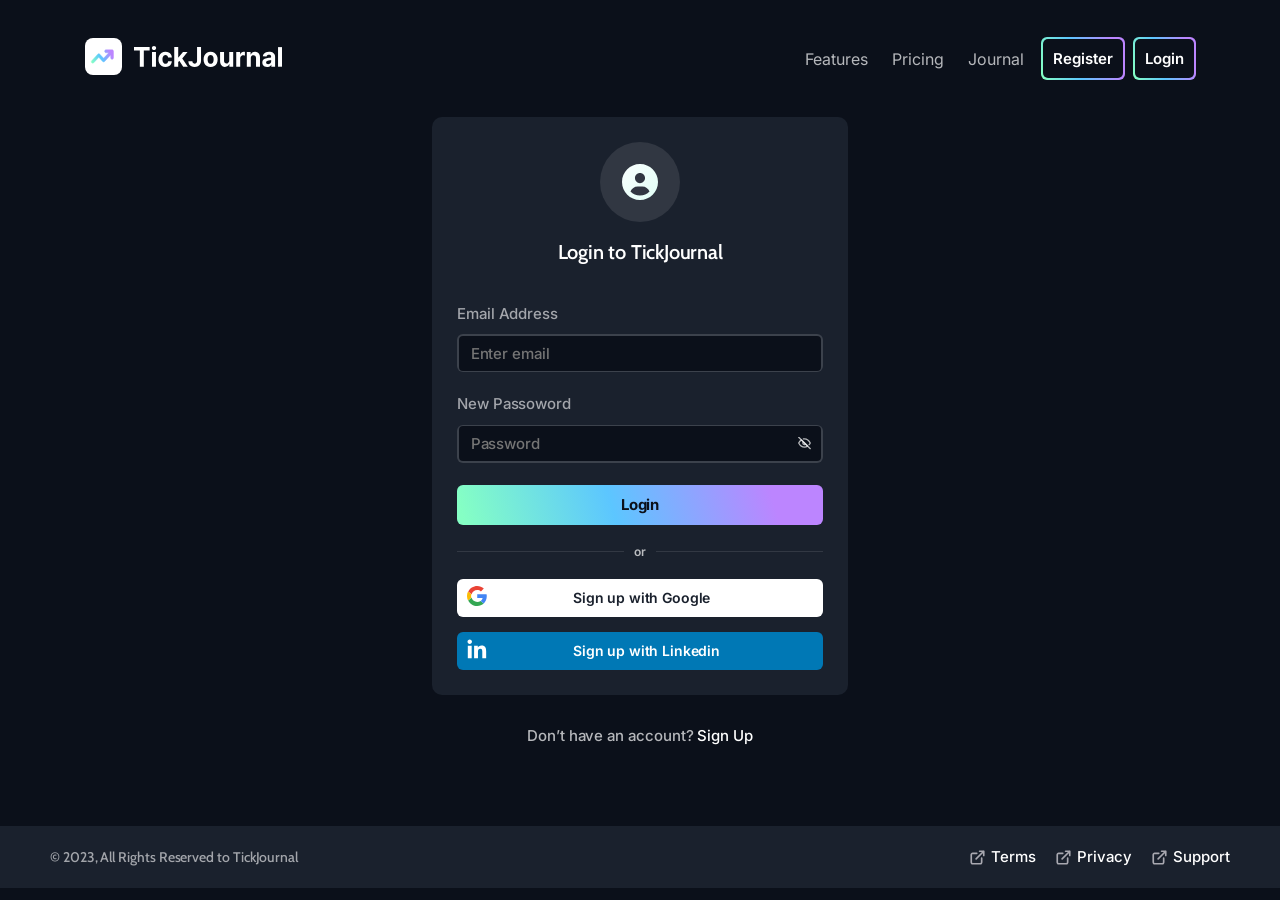
<file: login.html>
<!DOCTYPE html>
<html lang="en">
<head>
    <meta charset="UTF-8">
    <meta name="viewport" content="width=device-width, initial-scale=1.0">
    <!-- css files -->
     <link rel="stylesheet" href="style.css">
     <link rel="stylesheet" href="login-signup.css">
     <link rel="icon" type="image/x-icon" href="favicon.ico">
    <title>Login</title>
</head>
<body>
    <header>
        <div class="header-container shadow-bg">
            <div class="logo">
                <a href="index.html"><img src="Logo.svg" alt="TickJournal"></a>
            </div>
                <div class="shodow-active">
                    <nav>
                        <ul>
                            <li><a href="#Features">Features</a></li>
                            <li><a href="#Pricing">Pricing</a></li>
                            <li><a href="dashboard.html">Journal</a></li>
                        </ul>
                        <div class="signup-btn">
                            <div class="gradient-box">
                                <a href="rigister.html">Register</a>
                            </div>
                            <div class="gradient-box">
                                <a href="login.html">Login</a>
                            </div>
                        </div>
                    </nav>
                </div>
            <div class="menu-btn">
                <img src="menu-bar.svg" alt="Menu Icon" class="menu-icon">
            </div>
        </div>
    </header>
   <div class="login-form-container">
        <div class="login-form-inner">
            <div class="form-headings">
                <div class="user-bg">
                    <img src="user.svg" alt="user">
                </div>
                <p>Login to TickJournal</p>
            </div>
            <form class="login-form">
                <div class="input-group">
                    <label for="email">Email Address</label>
                    <div class="input-bg">
                        <input required="" type="email" id="email" placeholder="Enter email">
                    </div>
                </div>
                <div class="input-group password-input-group">
                    <label for="password">New Passoword</label>
                    <div class="input-bg">
                      <input required type="password" placeholder="Password" id="password" minlength="8" />
                    </div>
                    <div class="toggle-password-type" onclick="togglePassword('password', 'eye-password-hide', 'eye-password-show')">
                      <img src="Show Icon.svg" id="eye-password-hide" class="eye" alt="Hide Password">
                      <img src="Hide Icon.svg" id="eye-password-show" class="eye" alt="Show Password" style="display: none;">
                    </div>
                  </div>
                    <div class="input-group">
                        <input class="submit-btn" type="submit" value="Login">
                    </div>
                    <div class="horizontal">
                        <h4><span>or</span></h4>
                    </div>
                    <div class="Social-link">
                        <a href="#google">
                            <span><img src="Google logo.svg" alt="" height="20px"></span>Sign up with Google
                        </a>
                        <a href="#linkdin">
                            <span><img src="linkdin.svg" alt="" height="20px"></span>Sign up with Linkedin
                        </a>
                    </div>
            </form>
        </div>
        <div class="other-links">
            <span>Don’t have an account?</span>
            <a href="rigister.html">Sign Up</a>
        </div>
   </div>
   <footer>
    <div class="ft-container">
        <div class="ft-main">
            <p>© 2023, All Rights Reserved to TickJournal</p>
            <ul>
                <a href="#terms">
                    <img src="Vector-ft.svg" alt="">
                    <span>Terms</span>
                </a>
                <a href="#privacy">
                    <img src="Vector-ft.svg" alt="">
                    <span>Privacy</span>
                </a>
                <a href="#support">
                    <img src="Vector-ft.svg" alt="">
                    <span>Support</span>
                </a>
            </ul>
        </div>
    </div>
</footer>
   <script src="index.js"></script>
</body>
</html>
</file>
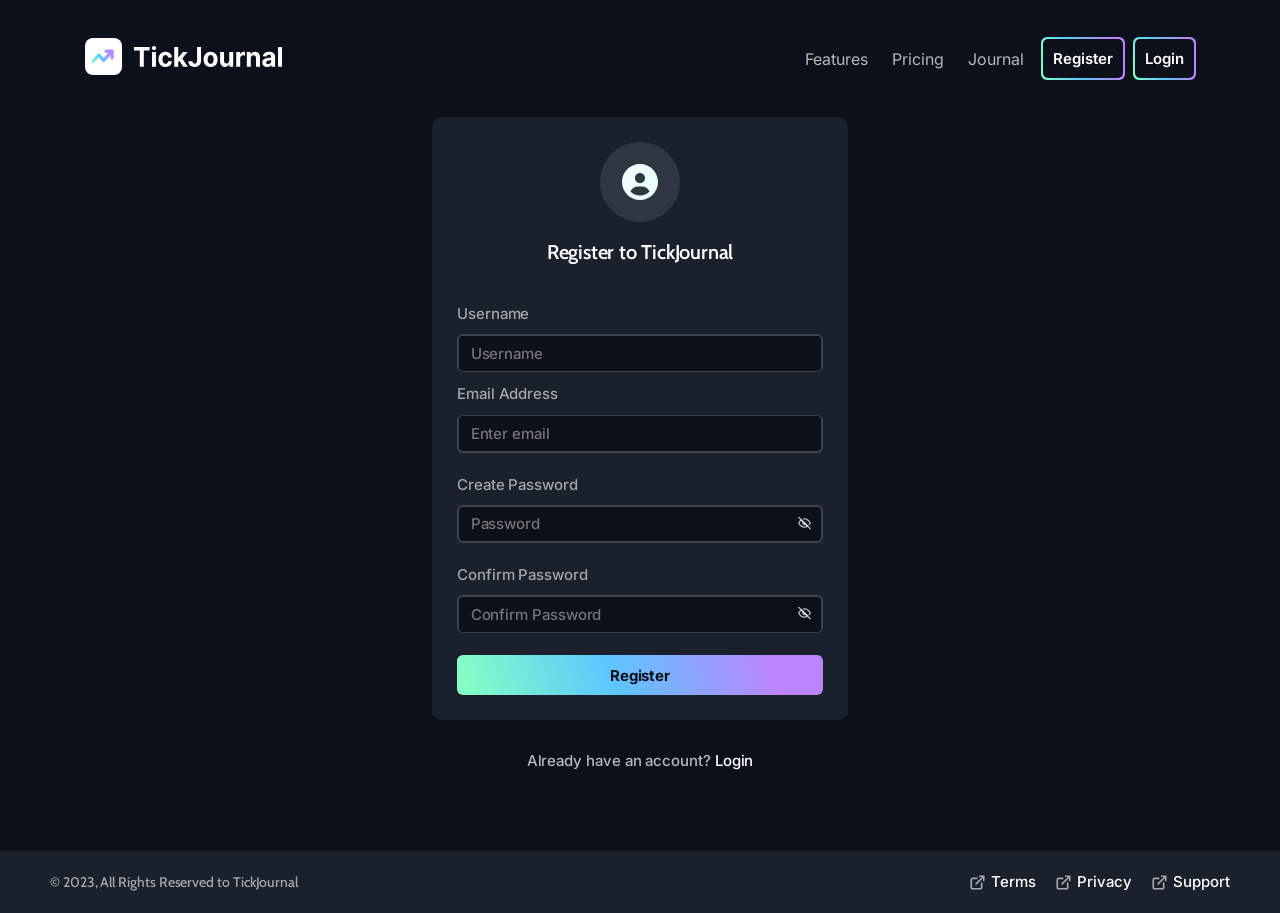
<file: rigister.html>
<!DOCTYPE html>
<html lang="en">
<head>
    <meta charset="UTF-8">
    <meta name="viewport" content="width=device-width, initial-scale=1.0">
    <!-- css files -->
    <link rel="stylesheet" href="style.css">
    <link rel="stylesheet" href="login-signup.css">
    <link rel="icon" type="image/x-icon" href="favicon.ico">
    <title>Login</title>
</head>
<body>
    <header>
        <div class="header-container shadow-bg">
            <div class="logo">
                <a href="index.html"><img src="Logo.svg" alt="TickJournal"></a>
            </div>
                <div class="shodow-active">
                    <nav>
                        <ul>
                            <li><a href="#Features">Features</a></li>
                            <li><a href="#Pricing">Pricing</a></li>
                            <li><a href="dashboard.html">Journal</a></li>
                        </ul>
                        <div class="signup-btn">
                            <div class="gradient-box">
                                <a href="rigister.html">Register</a>
                            </div>
                            <div class="gradient-box">
                                <a href="login.html">Login</a>
                            </div>
                        </div>
                    </nav>
                </div>
            <div class="menu-btn">
                <img src="menu-bar.svg" alt="Menu Icon" class="menu-icon">
            </div>
        </div>
    </header>

    <div class="login-form-container">
        <div class="login-form-inner">
            <div class="form-headings">
                <div class="user-bg">
                    <img src="user.svg" alt="user">
                </div>
                <p>Register to TickJournal</p>
            </div>
            <form class="login-form">
                <div class="input-group">
                    <label for="Username">Username</label>
                    <div class="input-bg">
                        <input required type="text" id="username" placeholder="Username">
                    </div>
                </div>

                <div class="input-group">
                    <label for="email">Email Address</label>
                    <div class="input-bg">
                        <input required type="email" id="email" placeholder="Enter email">
                    </div>
                </div>

                <div class="input-group password-input-group">
                    <label for="password">Create Password</label>
                    <div class="input-bg">
                        <input required type="password" id="password" placeholder="Password" minlength="8">
                    </div>
                    <div class="toggle-password-type" onclick="togglePassword('password', 'eye-password-hide', 'eye-password-show')">
                        <img src="Show Icon.svg" id="eye-password-hide" class="eye" alt="Hide Password">
                        <img src="Hide Icon.svg" id="eye-password-show" class="eye" alt="Show Password" style="display: none;">
                    </div>
                </div>

                <!-- Confirm Password Input Group -->
                <div class="input-group password-input-group">
                    <label for="cPassword">Confirm Password</label>
                    <div class="input-bg">
                        <input required type="password" id="cPassword" placeholder="Confirm Password" minlength="8">
                    </div>
                    <div class="toggle-password-type" onclick="togglePassword('cPassword', 'eye-cPassword-hide', 'eye-cPassword-show')">
                        <img src="Show Icon.svg" id="eye-cPassword-hide" class="eye" alt="Hide Password">
                        <img src="Hide Icon.svg" id="eye-cPassword-show" class="eye" alt="Show Password" style="display: none;">
                    </div>
                </div>

                <div class="input-group">
                    <input class="submit-btn" type="submit" value="Register">
                </div>
            </form>
        </div>
    </div>

    <div class="other-links">
        <span>Already have an account?</span>
        <a href="login.html">Login</a>
    </div>

    <footer>
        <div class="ft-container">
            <div class="ft-main">
                <p>© 2023, All Rights Reserved to TickJournal</p>
                <ul>
                    <li><a href="#terms"><img src="Vector-ft.svg" alt=""><span>Terms</span></a></li>
                    <li><a href="#privacy"><img src="Vector-ft.svg" alt=""><span>Privacy</span></a></li>
                    <li><a href="#support"><img src="Vector-ft.svg" alt=""><span>Support</span></a></li>
                </ul>
            </div>
        </div>
    </footer>

    <script src="index.js"></script>
</body>
</html>
</file>
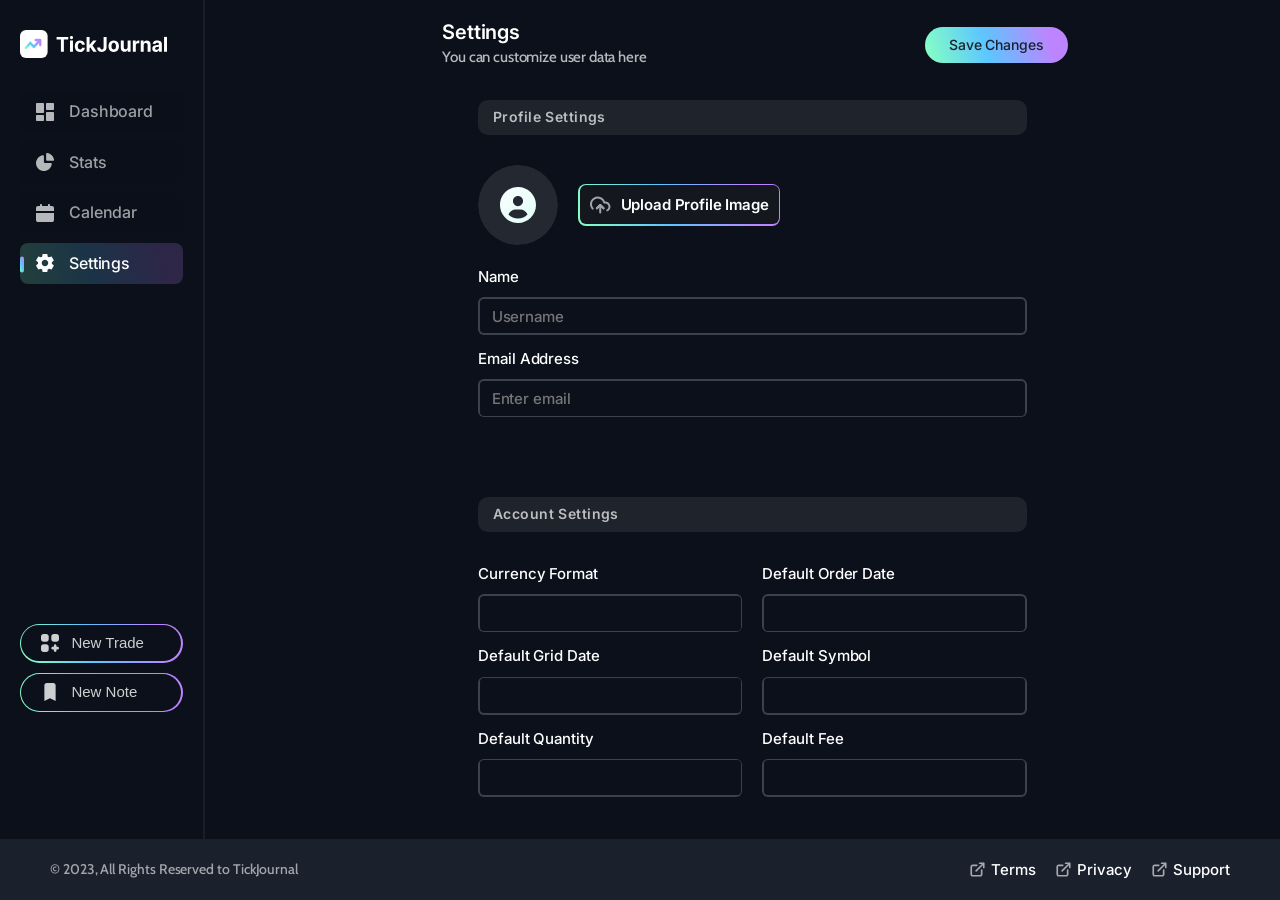
<file: setting.html>
<!DOCTYPE html>
<html lang="en">
<head>
    <meta charset="UTF-8">
    <meta name="viewport" content="width=device-width, initial-scale=1.0">
    <!-- css files -->
    <link rel="stylesheet" href="style.css">
    <link rel="stylesheet" href="dashboard.css">
    <link rel="stylesheet" href="stats.css">
    <link rel="stylesheet" href="calender.css">
    <link rel="stylesheet" href="setting.css">
    <link rel="icon" type="image/x-icon" href="favicon.ico">
    <title>TickJournal</title>
</head>
<body>
    <div class="dashboard-container">
        <div class="new-trades plus-module">
            <a href="#popup2" class="popup-trigger">
                <div class="trade-bg2">
                   <h6>+</h6>
                </div>
            </a>
            <div id="popup2" class="overlay">
                <div class="popup">
                  <div class="pop-bg">
                    <a class="close" href="#"><img src="xmark.svg" alt="Close"></a>
                    <h1 id="dynamicHeading2">New Trade</h1> <!-- Second Popup Heading -->
                    <button id="btnGeneral2" class="content-btn active" onclick="changeContent(3, 'New Trade', this, 2)"><h1>General</h1></button>
                    <button id="btnJournal2" class="content-btn" onclick="changeContent(4, 'Edit Trade', this, 2)"><h1>Journal</h1></button>
                    <div id="div3" class="content-div">
                        <form>
                            <div class="setting-grid2">
                                <div class="input-group input-group1">
                                    <label>Market</label>
                                    <div class="input-bg">
                                        <input type="text" placeholder="Stock" required>
                                    </div>
                                </div>
                                <div class="input-group input-group1">
                                    <label for="name">Symbol</label>
                                    <div class="input-bg">
                                        <input required placeholder="HDFCBANK" type="text">
                                    </div>
                                </div>
                                <div class="input-group input-group2">
                                    <label>Target</label>
                                    <div class="input-bg">
                                        <input required placeholder="2000" type="number">
                                    </div>
                                </div>
                                <div class="input-group input-group2">
                                    <label>Stop-Loss</label>
                                    <div class="input-bg">
                                        <input required placeholder="80" type="number">
                                    </div>
                                </div>
                                <input type="submit" class="submit-pop input-group2" value="LONG">
                            </div>
                            <table>
                                <thead>
                                    <tr>
                                        <th>Date / Time</th>
                                        <th>Quantity</th>
                                        <th>Price</th>
                                        <th>Fess</th>
                                        <th>Action</th>
                                        <th></th>
                                    </tr>
                                </thead>
                                <tbody>
                                    <tr>
                                        <td>
                                            <div class="td-wrapper">
                                                <input type="datetime-local">
                                            </div>
                                        </td>
                                        <td>
                                            <div class="td-wrapper">
                                                <input type="number" placeholder="01" required>
                                            </div>
                                        </td>
                                        <td>
                                            <div class="td-wrapper">
                                                <input type="number" placeholder="2000" required>
                                            </div>
                                        </td>
                                        <td>
                                            <div class="td-wrapper">
                                                <input type="number" placeholder="2000" required>
                                            </div>
                                        </td>
                                        <td class="buy-bts">
                                            <div class="td-wrapper">
                                                <h1>BUY</h1>
                                            </div>
                                        </td>
                                        <td>
                                            <div class="xmrk-btn">
                                                <img src="xmark.svg" alt="mark">
                                            </div>
                                        </td>
                                    </tr>
                                </tbody>
                                
                            </table>
                            <div class="pop-up-resposive">
                                <div class="up-resposive">
                                    <div class="input-group">
                                        <label>Date / Time</label>
                                        <div class="input-bg">
                                            <input type="datetime-local">
                                        </div>
                                    </div>
                                    <div class="input-group">
                                        <label>Quantity</label>
                                        <div class="input-bg">
                                            <input type="number" placeholder="01" required>
                                        </div>
                                    </div>
                                </div>
                                <div class="down-resposive">
                                    <div class="input-group">
                                        <label>Price</label>
                                        <div class="input-bg">
                                            <input type="number" placeholder="2000" required>
                                        </div>
                                    </div>
                                    <div class="input-group">
                                        <label>Fee</label>
                                        <div class="input-bg">
                                            <input type="number" placeholder="0" required>
                                        </div>
                                    </div>
                                    <input type="submit" class="res-btn">
                                    <img src="xmark.svg" alt="mark">
                                </div>
                                <div  class="pop-btn ">
                                    <div class="trade-bg">
                                        <img src="trade.svg" alt="trade">
                                        <span>Add Trade</span>
                                    </div>
                                </div>
                            </div>
                            <div  class="pop-btn up-res-none">
                                <div class="trade-bg">
                                    <img src="trade.svg" alt="trade">
                                    <span>Add Trade</span>
                                </div>
                            </div>
                        </form>
                      <div class="pop-footer">
                        <button href="#Delete">Delete</button>
                        <button href="#save">Save</button>
                      </div>
                    </div>
                    <div id="div4" class="content-div" style="display: none;">
                        <form>
                            <div class="setting-grid2">
                                <div class="input-group input-group1">
                                    <label>Market</label>
                                    <div class="input-bg">
                                        <input type="text" placeholder="Stock" required>
                                    </div>
                                </div>
                                <div class="input-group input-group1">
                                    <label for="name">Symbol</label>
                                    <div class="input-bg">
                                        <input required placeholder="HDFCBANK" type="text">
                                    </div>
                                </div>
                                <div class="input-group input-group2">
                                    <label>Target</label>
                                    <div class="input-bg">
                                        <input required placeholder="2000" type="number">
                                    </div>
                                </div>
                                <div class="input-group input-group2">
                                    <label>Stop-Loss</label>
                                    <div class="input-bg">
                                        <input required placeholder="80" type="number">
                                    </div>
                                </div>
                                <input type="submit" class="submit-pop" value="LONG">
                            </div>
                            <table>
                                <thead>
                                    <tr>
                                        <th>Date / Time</th>
                                        <th>Quantity</th>
                                        <th>Price</th>
                                        <th>Fess</th>
                                        <th>Action</th>
                                        <th></th>
                                    </tr>
                                </thead>
                                <tbody>
                                    <tr>
                                        <td>
                                            <div class="td-wrapper">
                                                <input type="datetime-local">
                                            </div>
                                        </td>
                                        <td>
                                            <div class="td-wrapper">
                                                <input type="number" placeholder="01" required>
                                            </div>
                                        </td>
                                        <td>
                                            <div class="td-wrapper">
                                                <input type="number" placeholder="2000" required>
                                            </div>
                                        </td>
                                        <td>
                                            <div class="td-wrapper">
                                                <input type="number" placeholder="2000" required>
                                            </div>
                                        </td>
                                        <td class="buy-bts">
                                            <div class="td-wrapper">
                                                <h1>BUY</h1>
                                            </div>
                                        </td>
                                        <td>
                                            <div class="xmrk-btn">
                                                <img src="xmark.svg" alt="mark">
                                            </div>
                                        </td>
                                    </tr>
                                    <tr>
                                        <td>
                                            <div class="td-wrapper">
                                                <input type="datetime-local">
                                            </div>
                                        </td>
                                        <td>
                                            <div class="td-wrapper">
                                                <input type="number" placeholder="01" required>
                                            </div>
                                        </td>
                                        <td>
                                            <div class="td-wrapper">
                                                <input type="number" placeholder="2000" required>
                                            </div>
                                        </td>
                                        <td>
                                            <div class="td-wrapper">
                                                <input type="number" placeholder="2000" required>
                                            </div>
                                        </td>
                                        <td class="buy-bts">
                                            <div class="td-wrapper">
                                                <h1>BUY</h1>
                                            </div>
                                        </td>
                                        <td>
                                            <div class="xmrk-btn">
                                                <img src="xmark.svg" alt="mark">
                                            </div>
                                        </td>
                                    </tr>
                                    <tr>
                                        <td>
                                            <div class="td-wrapper">
                                                <input type="datetime-local">
                                            </div>
                                        </td>
                                        <td>
                                            <div class="td-wrapper">
                                                <input type="number" placeholder="01" required>
                                            </div>
                                        </td>
                                        <td>
                                            <div class="td-wrapper">
                                                <input type="number" placeholder="2000" required>
                                            </div>
                                        </td>
                                        <td>
                                            <div class="td-wrapper">
                                                <input type="number" placeholder="2000" required>
                                            </div>
                                        </td>
                                        <td class="buy-bts">
                                            <div class="td-wrapper">
                                                <h1>BUY</h1>
                                            </div>
                                        </td>
                                        <td>
                                            <div class="xmrk-btn">
                                                <img src="xmark.svg" alt="mark">
                                            </div>
                                        </td>
                                    </tr>
                                    <tr>
                                        <td>
                                            <div class="td-wrapper">
                                                <input type="datetime-local">
                                            </div>
                                        </td>
                                        <td>
                                            <div class="td-wrapper">
                                                <input type="number" placeholder="01" required>
                                            </div>
                                        </td>
                                        <td>
                                            <div class="td-wrapper">
                                                <input type="number" placeholder="2000" required>
                                            </div>
                                        </td>
                                        <td>
                                            <div class="td-wrapper">
                                                <input type="number" placeholder="2000" required>
                                            </div>
                                        </td>
                                        <td class="buy-bts">
                                            <div class="td-wrapper">
                                                <h1>BUY</h1>
                                            </div>
                                        </td>
                                        <td>
                                            <div class="xmrk-btn">
                                                <img src="xmark.svg" alt="mark">
                                            </div>
                                        </td>
                                    </tr>
                                </tbody>
                                
                            </table>
                            <div class="pop-up-resposive">
                                <div class="up-resposive">
                                    <div class="input-group">
                                        <label>Date / Time</label>
                                        <div class="input-bg">
                                            <input type="datetime-local">
                                        </div>
                                    </div>
                                    <div class="input-group">
                                        <label>Quantity</label>
                                        <div class="input-bg">
                                            <input type="number" placeholder="01" required>
                                        </div>
                                    </div>
                                </div>
                                <div class="down-resposive">
                                    <div class="input-group">
                                        <label>Price</label>
                                        <div class="input-bg">
                                            <input type="number" placeholder="2000" required>
                                        </div>
                                    </div>
                                    <div class="input-group">
                                        <label>Fee</label>
                                        <div class="input-bg">
                                            <input type="number" placeholder="0" required>
                                        </div>
                                    </div>
                                    <input type="submit" class="res-btn">
                                    <img src="xmark.svg" alt="mark">
                                </div>
                                <div  class="pop-btn ">
                                    <div class="trade-bg">
                                        <img src="trade.svg" alt="trade">
                                        <span>Add Trade</span>
                                    </div>
                                </div>
                            </div>
                            <div class="pop-up-resposive">
                                <div class="up-resposive">
                                    <div class="input-group">
                                        <label>Date / Time</label>
                                        <div class="input-bg">
                                            <input type="datetime-local">
                                        </div>
                                    </div>
                                    <div class="input-group">
                                        <label>Quantity</label>
                                        <div class="input-bg">
                                            <input type="number" placeholder="01" required>
                                        </div>
                                    </div>
                                </div>
                                <div class="down-resposive">
                                    <div class="input-group">
                                        <label>Price</label>
                                        <div class="input-bg">
                                            <input type="number" placeholder="2000" required>
                                        </div>
                                    </div>
                                    <div class="input-group">
                                        <label>Fee</label>
                                        <div class="input-bg">
                                            <input type="number" placeholder="0" required>
                                        </div>
                                    </div>
                                    <input type="submit" class="res-btn">
                                    <img src="xmark.svg" alt="mark">
                                </div>
                                <div  class="pop-btn ">
                                    <div class="trade-bg">
                                        <img src="trade.svg" alt="trade">
                                        <span>Add Trade</span>
                                    </div>
                                </div>
                            </div>
                            <div class="pop-up-resposive">
                                <div class="up-resposive">
                                    <div class="input-group">
                                        <label>Date / Time</label>
                                        <div class="input-bg">
                                            <input type="datetime-local">
                                        </div>
                                    </div>
                                    <div class="input-group">
                                        <label>Quantity</label>
                                        <div class="input-bg">
                                            <input type="number" placeholder="01" required>
                                        </div>
                                    </div>
                                </div>
                                <div class="down-resposive">
                                    <div class="input-group">
                                        <label>Price</label>
                                        <div class="input-bg">
                                            <input type="number" placeholder="2000" required>
                                        </div>
                                    </div>
                                    <div class="input-group">
                                        <label>Fee</label>
                                        <div class="input-bg">
                                            <input type="number" placeholder="0" required>
                                        </div>
                                    </div>
                                    <input type="submit" class="res-btn">
                                    <img src="xmark.svg" alt="mark">
                                </div>
                                <div  class="pop-btn ">
                                    <div class="trade-bg">
                                        <img src="trade.svg" alt="trade">
                                        <span>Add Trade</span>
                                    </div>
                                </div>
                            </div>
                            <div  class="pop-btn up-res-none">
                                <div class="trade-bg">
                                    <img src="trade.svg" alt="trade">
                                    <span>Add Trade</span>
                                </div>
                            </div>
                        </form>
                      <div class="pop-footer">
                        
                        <button href="#Delete">Delete</button>
                        <button href="#save">Save</button>
                      </div>
                    </div>
                  </div>
                </div>
              </div>
        
        </div>
        <div class="main-content">
          <div class="dashboard-body">
            <aside class="sidebar">
                <div class="sidebar12">
                    <button class="sidebar-toggle" id="sidebarToggle"><img src="menu-bar.svg" alt="bar"></button>
                    <a href="index.html">
                      <img class="logo-dash" src="Logo.svg" alt="logo">
                    </a>
                </div>
                <div class="dash-menu">
                  <ul>
                    <li >
                      <a href="dashboard.html">
                        <img src="dash.svg" alt="dash">
                        <span>Dashboard</span>
                      </a>
                    </li>
                    <li>
                      <a href="stats.html">
                        <img src="status.svg" alt="dash">
                        <span>Stats</span>
                      </a>
                    </li>
                    <li>
                      <a href="calender.html">
                        <img src="calendar.svg" alt="dash">
                        <span>Calendar</span>
                      </a>
                    </li>
                    <li class="dash-active">
                      <a href="setting.html">
                        <img src="setting.svg" alt="dash">
                        <span>Settings</span>
                      </a>
                    </li>
                  </ul>
                  <div class="new-trades">
                    <a href="#popup1" class="popup-trigger">
                        <div class="trade-bg">
                            <img src="trade.svg" alt="trade">
                            <span>New Trade</span>
                        </div>
                    </a>
                    <a href="#newnote">
                        <div class="trade-bg">
                            <img src="note.svg" alt="trade">
                            <span>New Note</span>
                        </div>
                    </a>
                    <div id="popup1" class="overlay">
                        <div class="popup">
                          <div class="pop-bg">
                            <a class="close" href="#"><img src="xmark.svg" alt="Close"></a>
                            <h1 id="dynamicHeading1">New Trade</h1> 
                            <button id="btnGeneral1" class="content-btn active" onclick="changeContent(1, 'New Trade', this, 1)"><h1>General</h1></button>
                            <button id="btnJournal1" class="content-btn" onclick="changeContent(2, 'Edit Trade', this, 1)"><h1>Journal</h1></button>
                            <div id="div1" class="content-div">
                                <form>
                                    <div class="setting-grid2">
                                        <div class="input-group input-group1">
                                            <label>Market</label>
                                            <div class="input-bg">
                                                <input type="text" placeholder="Stock" required>
                                            </div>
                                        </div>
                                        <div class="input-group input-group1">
                                            <label for="name">Symbol</label>
                                            <div class="input-bg">
                                                <input required placeholder="HDFCBANK" type="text">
                                            </div>
                                        </div>
                                        <div class="input-group input-group2">
                                            <label>Target</label>
                                            <div class="input-bg">
                                                <input required placeholder="2000" type="number">
                                            </div>
                                        </div>
                                        <div class="input-group input-group2">
                                            <label>Stop-Loss</label>
                                            <div class="input-bg">
                                                <input required placeholder="80" type="number">
                                            </div>
                                        </div>
                                        <input type="submit" class="submit-pop input-group2" value="LONG">
                                    </div>
                                    <table>
                                        <thead>
                                            <tr>
                                                <th>Date / Time</th>
                                                <th>Quantity</th>
                                                <th>Price</th>
                                                <th>Fess</th>
                                                <th>Action</th>
                                                <th></th>
                                            </tr>
                                        </thead>
                                        <tbody>
                                            <tr>
                                                <td>
                                                    <div class="td-wrapper">
                                                        <input type="datetime-local">
                                                    </div>
                                                </td>
                                                <td>
                                                    <div class="td-wrapper">
                                                        <input type="number" placeholder="01" required>
                                                    </div>
                                                </td>
                                                <td>
                                                    <div class="td-wrapper">
                                                        <input type="number" placeholder="2000" required>
                                                    </div>
                                                </td>
                                                <td>
                                                    <div class="td-wrapper">
                                                        <input type="number" placeholder="2000" required>
                                                    </div>
                                                </td>
                                                <td class="buy-bts">
                                                    <div class="td-wrapper">
                                                        <h1>BUY</h1>
                                                    </div>
                                                </td>
                                                <td>
                                                    <div class="xmrk-btn">
                                                        <img src="xmark.svg" alt="mark">
                                                    </div>
                                                </td>
                                            </tr>
                                        </tbody>
                                        
                                    </table>
                                    <div class="pop-up-resposive">
                                        <div class="up-resposive">
                                            <div class="input-group">
                                                <label>Date / Time</label>
                                                <div class="input-bg">
                                                    <input type="datetime-local">
                                                </div>
                                            </div>
                                            <div class="input-group">
                                                <label>Quantity</label>
                                                <div class="input-bg">
                                                    <input type="number" placeholder="01" required>
                                                </div>
                                            </div>
                                        </div>
                                        <div class="down-resposive">
                                            <div class="input-group">
                                                <label>Price</label>
                                                <div class="input-bg">
                                                    <input type="number" placeholder="2000" required>
                                                </div>
                                            </div>
                                            <div class="input-group">
                                                <label>Fee</label>
                                                <div class="input-bg">
                                                    <input type="number" placeholder="0" required>
                                                </div>
                                            </div>
                                            <input type="submit" class="res-btn">
                                            <img src="xmark.svg" alt="mark">
                                        </div>
                                        <div  class="pop-btn ">
                                            <div class="trade-bg">
                                                <img src="trade.svg" alt="trade">
                                                <span>Add Trade</span>
                                            </div>
                                        </div>
                                    </div>
                                    <div  class="pop-btn up-res-none">
                                        <div class="trade-bg">
                                            <img src="trade.svg" alt="trade">
                                            <span>Add Trade</span>
                                        </div>
                                    </div>
                                </form>
                              <div class="pop-footer">
                                <button href="#Delete">Delete</button>
                                <button href="#save">Save</button>
                              </div>
                            </div>
                            <div id="div2" class="content-div" style="display: none;">
                                <form>
                                    <div class="setting-grid2">
                                        <div class="input-group input-group1">
                                            <label>Market</label>
                                            <div class="input-bg">
                                                <input type="text" placeholder="Stock" required>
                                            </div>
                                        </div>
                                        <div class="input-group input-group1">
                                            <label for="name">Symbol</label>
                                            <div class="input-bg">
                                                <input required placeholder="HDFCBANK" type="text">
                                            </div>
                                        </div>
                                        <div class="input-group input-group2">
                                            <label>Target</label>
                                            <div class="input-bg">
                                                <input required placeholder="2000" type="number">
                                            </div>
                                        </div>
                                        <div class="input-group input-group2">
                                            <label>Stop-Loss</label>
                                            <div class="input-bg">
                                                <input required placeholder="80" type="number">
                                            </div>
                                        </div>
                                        <input type="submit" class="submit-pop" value="LONG">
                                    </div>
                                    <table>
                                        <thead>
                                            <tr>
                                                <th>Date / Time</th>
                                                <th>Quantity</th>
                                                <th>Price</th>
                                                <th>Fess</th>
                                                <th>Action</th>
                                                <th></th>
                                            </tr>
                                        </thead>
                                        <tbody>
                                            <tr>
                                                <td>
                                                    <div class="td-wrapper">
                                                        <input type="datetime-local">
                                                    </div>
                                                </td>
                                                <td>
                                                    <div class="td-wrapper">
                                                        <input type="number" placeholder="01" required>
                                                    </div>
                                                </td>
                                                <td>
                                                    <div class="td-wrapper">
                                                        <input type="number" placeholder="2000" required>
                                                    </div>
                                                </td>
                                                <td>
                                                    <div class="td-wrapper">
                                                        <input type="number" placeholder="2000" required>
                                                    </div>
                                                </td>
                                                <td class="buy-bts">
                                                    <div class="td-wrapper">
                                                        <h1>BUY</h1>
                                                    </div>
                                                </td>
                                                <td>
                                                    <div class="xmrk-btn">
                                                        <img src="xmark.svg" alt="mark">
                                                    </div>
                                                </td>
                                            </tr>
                                            <tr>
                                                <td>
                                                    <div class="td-wrapper">
                                                        <input type="datetime-local">
                                                    </div>
                                                </td>
                                                <td>
                                                    <div class="td-wrapper">
                                                        <input type="number" placeholder="01" required>
                                                    </div>
                                                </td>
                                                <td>
                                                    <div class="td-wrapper">
                                                        <input type="number" placeholder="2000" required>
                                                    </div>
                                                </td>
                                                <td>
                                                    <div class="td-wrapper">
                                                        <input type="number" placeholder="2000" required>
                                                    </div>
                                                </td>
                                                <td class="buy-bts">
                                                    <div class="td-wrapper">
                                                        <h1>BUY</h1>
                                                    </div>
                                                </td>
                                                <td>
                                                    <div class="xmrk-btn">
                                                        <img src="xmark.svg" alt="mark">
                                                    </div>
                                                </td>
                                            </tr>
                                            <tr>
                                                <td>
                                                    <div class="td-wrapper">
                                                        <input type="datetime-local">
                                                    </div>
                                                </td>
                                                <td>
                                                    <div class="td-wrapper">
                                                        <input type="number" placeholder="01" required>
                                                    </div>
                                                </td>
                                                <td>
                                                    <div class="td-wrapper">
                                                        <input type="number" placeholder="2000" required>
                                                    </div>
                                                </td>
                                                <td>
                                                    <div class="td-wrapper">
                                                        <input type="number" placeholder="2000" required>
                                                    </div>
                                                </td>
                                                <td class="buy-bts">
                                                    <div class="td-wrapper">
                                                        <h1>BUY</h1>
                                                    </div>
                                                </td>
                                                <td>
                                                    <div class="xmrk-btn">
                                                        <img src="xmark.svg" alt="mark">
                                                    </div>
                                                </td>
                                            </tr>
                                            <tr>
                                                <td>
                                                    <div class="td-wrapper">
                                                        <input type="datetime-local">
                                                    </div>
                                                </td>
                                                <td>
                                                    <div class="td-wrapper">
                                                        <input type="number" placeholder="01" required>
                                                    </div>
                                                </td>
                                                <td>
                                                    <div class="td-wrapper">
                                                        <input type="number" placeholder="2000" required>
                                                    </div>
                                                </td>
                                                <td>
                                                    <div class="td-wrapper">
                                                        <input type="number" placeholder="2000" required>
                                                    </div>
                                                </td>
                                                <td class="buy-bts">
                                                    <div class="td-wrapper">
                                                        <h1>BUY</h1>
                                                    </div>
                                                </td>
                                                <td>
                                                    <div class="xmrk-btn">
                                                        <img src="xmark.svg" alt="mark">
                                                    </div>
                                                </td>
                                            </tr>
                                        </tbody>
                                        
                                    </table>
                                    <div class="pop-up-resposive">
                                        <div class="up-resposive">
                                            <div class="input-group">
                                                <label>Date / Time</label>
                                                <div class="input-bg">
                                                    <input type="datetime-local">
                                                </div>
                                            </div>
                                            <div class="input-group">
                                                <label>Quantity</label>
                                                <div class="input-bg">
                                                    <input type="number" placeholder="01" required>
                                                </div>
                                            </div>
                                        </div>
                                        <div class="down-resposive">
                                            <div class="input-group">
                                                <label>Price</label>
                                                <div class="input-bg">
                                                    <input type="number" placeholder="2000" required>
                                                </div>
                                            </div>
                                            <div class="input-group">
                                                <label>Fee</label>
                                                <div class="input-bg">
                                                    <input type="number" placeholder="0" required>
                                                </div>
                                            </div>
                                            <input type="submit" class="res-btn">
                                            <img src="xmark.svg" alt="mark">
                                        </div>
                                        <div  class="pop-btn ">
                                            <div class="trade-bg">
                                                <img src="trade.svg" alt="trade">
                                                <span>Add Trade</span>
                                            </div>
                                        </div>
                                    </div>
                                    <div class="pop-up-resposive">
                                        <div class="up-resposive">
                                            <div class="input-group">
                                                <label>Date / Time</label>
                                                <div class="input-bg">
                                                    <input type="datetime-local">
                                                </div>
                                            </div>
                                            <div class="input-group">
                                                <label>Quantity</label>
                                                <div class="input-bg">
                                                    <input type="number" placeholder="01" required>
                                                </div>
                                            </div>
                                        </div>
                                        <div class="down-resposive">
                                            <div class="input-group">
                                                <label>Price</label>
                                                <div class="input-bg">
                                                    <input type="number" placeholder="2000" required>
                                                </div>
                                            </div>
                                            <div class="input-group">
                                                <label>Fee</label>
                                                <div class="input-bg">
                                                    <input type="number" placeholder="0" required>
                                                </div>
                                            </div>
                                            <input type="submit" class="res-btn">
                                            <img src="xmark.svg" alt="mark">
                                        </div>
                                        <div  class="pop-btn ">
                                            <div class="trade-bg">
                                                <img src="trade.svg" alt="trade">
                                                <span>Add Trade</span>
                                            </div>
                                        </div>
                                    </div>
                                    <div class="pop-up-resposive">
                                        <div class="up-resposive">
                                            <div class="input-group">
                                                <label>Date / Time</label>
                                                <div class="input-bg">
                                                    <input type="datetime-local">
                                                </div>
                                            </div>
                                            <div class="input-group">
                                                <label>Quantity</label>
                                                <div class="input-bg">
                                                    <input type="number" placeholder="01" required>
                                                </div>
                                            </div>
                                        </div>
                                        <div class="down-resposive">
                                            <div class="input-group">
                                                <label>Price</label>
                                                <div class="input-bg">
                                                    <input type="number" placeholder="2000" required>
                                                </div>
                                            </div>
                                            <div class="input-group">
                                                <label>Fee</label>
                                                <div class="input-bg">
                                                    <input type="number" placeholder="0" required>
                                                </div>
                                            </div>
                                            <input type="submit" class="res-btn">
                                            <img src="xmark.svg" alt="mark">
                                        </div>
                                        <div  class="pop-btn ">
                                            <div class="trade-bg">
                                                <img src="trade.svg" alt="trade">
                                                <span>Add Trade</span>
                                            </div>
                                        </div>
                                    </div>
                                    <div  class="pop-btn up-res-none">
                                        <div class="trade-bg">
                                            <img src="trade.svg" alt="trade">
                                            <span>Add Trade</span>
                                        </div>
                                    </div>
                                </form>
                              <div class="pop-footer">
                                <button href="#Delete">Delete</button>
                                <button href="#save">Save</button>
                              </div>
                            </div>
                          </div>
                        </div>
                      </div>
                </div>
                </div>
        
              </aside>
            <div class="content-area">
              <header class="header setting-header">
                <div class="das-header-content">
                    <h1>Settings</h1>
                    <p>You can customize user data here </p>
                </div>
                <div class="das-header-content2">
                    <button type="submit">Save Changes</button>
                </div>
              </header>
              <div class="main-dashboard-content">
                <div >

                <div class="proifile-setting">
                    <h1>Profile Settings</h1>
                </div>
                <div class="image-uplode">
                    <div class="image-uplode-frame">
                        <i class="fa-light fa-trash-can" style="display: none;" id="deleteButton" onclick="deleteImage()"></i>
                        <div class="imagePreview-main">
                            <img id="imagePreview"  class="imagePreview" src="preview.svg" alt="Preview">
                        </div>
                    </div>
                    <div class="image-uplode-btn">
                        <div class="shadow-upload">
                            <input type="file" id="fileInput" accept="image/*">
                            <label for="fileInput" id="uploadButton" class="uploadButton"><img src="Upload Icon.svg" alt="upload">Upload Profile Image</label>
                        </div>
                    </div>
                </div>
                <div class="setting-form">
                    <form>
                        <div class="input-group">
                            <label for="name">Name</label>
                            <div class="input-bg">
                                <input required="" type="name" id="name" placeholder="Username">
                            </div>
                        </div>
                        <div class="input-group">
                            <label for="email">Email Address</label>
                            <div class="input-bg">
                                <input type="email" placeholder="Enter email" id="email" name="email" required>
                            </div>
                        </div>
                        <div class="proifile-setting">
                            <h1>Account Settings</h1>
                        </div>
                        <div class="setting-grid">
                            <div class="input-group">
                                <label >Currency Format</label>
                                <div class="input-bg">
                                    <input type="text" required>
                                </div>
                            </div>
                            <div class="input-group">
                                <label for="name">Default Order Date</label>
                                <div class="input-bg">
                                    <input required type="text" >
                                </div>
                            </div>
                            <div class="input-group">
                                <label >Default Grid Date</label>
                                <div class="input-bg">
                                    <input required type="text" >
                                </div>
                            </div>
                            <div class="input-group">
                                <label >Default Symbol</label>
                                <div class="input-bg">
                                    <input required type="text" >
                                </div>
                            </div>
                            <div class="input-group">
                                <label >Default Quantity</label>
                                <div class="input-bg">
                                    <input required type="text" >
                                </div>
                            </div>
                            <div class="input-group">
                                <label >Default Fee</label>
                                <div class="input-bg">
                                    <input required type="text" >
                                </div>
                            </div>
                            <div class="input-group">
                                <label >Default Journal Tag</label>
                                <div class="input-bg">
                                    <input required type="text">
                                </div>
                            </div>
                        </div>
                    </form>
                </div>
                </div>

            </div>
          </div>
        </div>
        <footer>
            <div class="ft-container">
                <div class="ft-main">
                    <p>© 2023, All Rights Reserved to TickJournal</p>
                    <ul>
                        <li><a href="#terms"><img src="Vector-ft.svg" alt=""><span>Terms</span></a></li>
                        <li><a href="#privacy"><img src="Vector-ft.svg" alt=""><span>Privacy</span></a></li>
                        <li><a href="#support"><img src="Vector-ft.svg" alt=""><span>Support</span></a></li>
                    </ul>
                </div>
            </div>
        </footer>
      </div>
      <script src="dash-sidebar.js"></script>
      <script src="dashboard.js"></script>
      <script src="setting.js"></script>
</body>
</html>
</file>
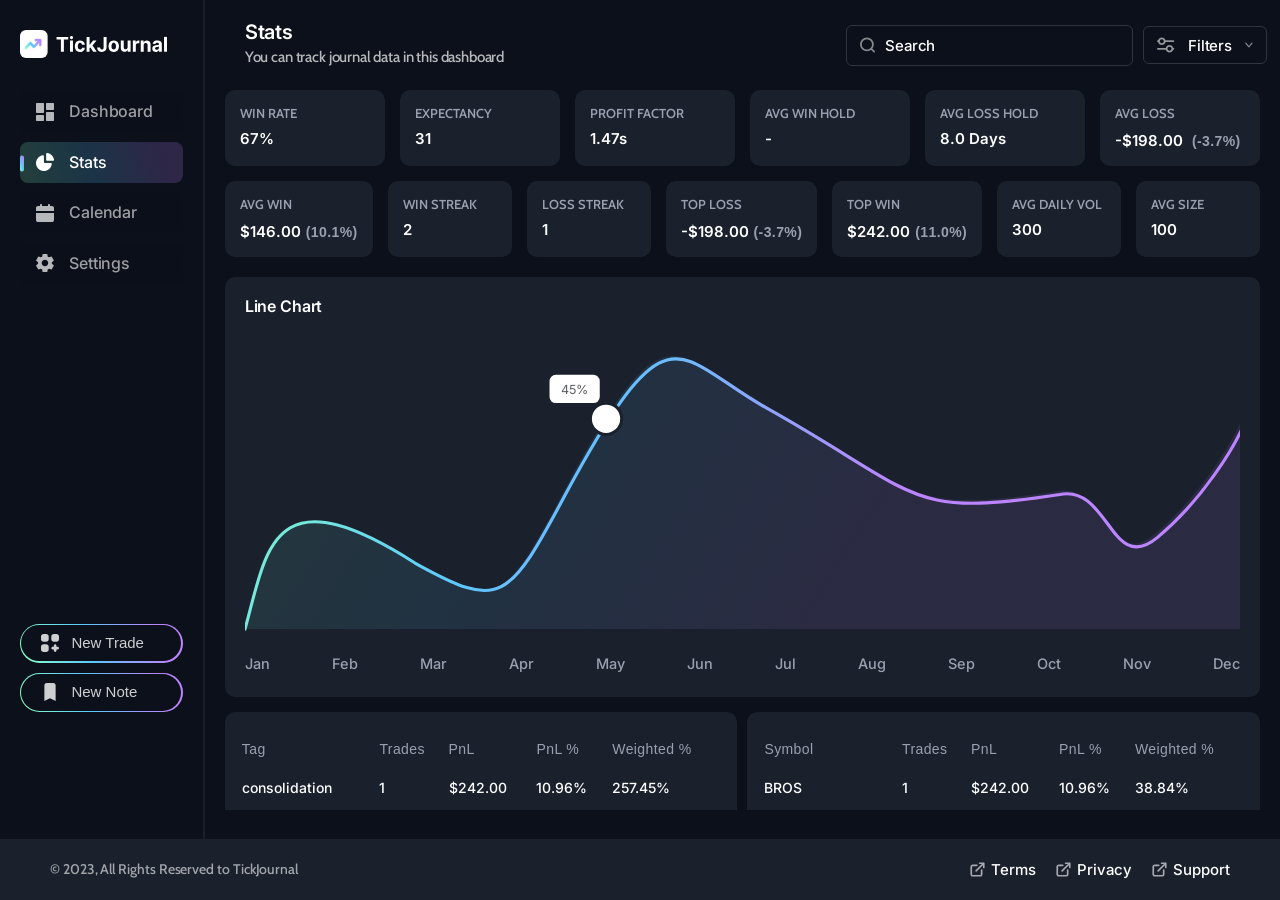
<file: stats.html>
<!DOCTYPE html>
<html lang="en">
<head>
    <meta charset="UTF-8">
    <meta name="viewport" content="width=device-width, initial-scale=1.0">
    <!-- css files -->
    <link rel="stylesheet" href="style.css">
    <link rel="stylesheet" href="dashboard.css">
    <link rel="stylesheet" href="stats.css">
    <link rel="icon" type="image/x-icon" href="favicon.ico">
    <title>TickJournal</title>
</head>
<body>
    <div class="dashboard-container">
        <div class="new-trades plus-module">
            <a href="#popup2" class="popup-trigger">
                <div class="trade-bg2">
                   <h6>+</h6>
                </div>
            </a>
            <div id="popup2" class="overlay">
                <div class="popup">
                  <div class="pop-bg">
                    <a class="close" href="#"><img src="xmark.svg" alt="Close"></a>
                    <h1 id="dynamicHeading2">New Trade</h1> <!-- Second Popup Heading -->
                    <button id="btnGeneral2" class="content-btn active" onclick="changeContent(3, 'New Trade', this, 2)"><h1>General</h1></button>
                    <button id="btnJournal2" class="content-btn" onclick="changeContent(4, 'Edit Trade', this, 2)"><h1>Journal</h1></button>
                    <div id="div3" class="content-div">
                        <form>
                            <div class="setting-grid2">
                                <div class="input-group input-group1">
                                    <label>Market</label>
                                    <div class="input-bg">
                                        <input type="text" placeholder="Stock" required>
                                    </div>
                                </div>
                                <div class="input-group input-group1">
                                    <label for="name">Symbol</label>
                                    <div class="input-bg">
                                        <input required placeholder="HDFCBANK" type="text">
                                    </div>
                                </div>
                                <div class="input-group input-group2">
                                    <label>Target</label>
                                    <div class="input-bg">
                                        <input required placeholder="2000" type="number">
                                    </div>
                                </div>
                                <div class="input-group input-group2">
                                    <label>Stop-Loss</label>
                                    <div class="input-bg">
                                        <input required placeholder="80" type="number">
                                    </div>
                                </div>
                                <input type="submit" class="submit-pop input-group2" value="LONG">
                            </div>
                            <table>
                                <thead>
                                    <tr>
                                        <th>Date / Time</th>
                                        <th>Quantity</th>
                                        <th>Price</th>
                                        <th>Fess</th>
                                        <th>Action</th>
                                        <th></th>
                                    </tr>
                                </thead>
                                <tbody>
                                    <tr>
                                        <td>
                                            <div class="td-wrapper">
                                                <input type="datetime-local">
                                            </div>
                                        </td>
                                        <td>
                                            <div class="td-wrapper">
                                                <input type="number" placeholder="01" required>
                                            </div>
                                        </td>
                                        <td>
                                            <div class="td-wrapper">
                                                <input type="number" placeholder="2000" required>
                                            </div>
                                        </td>
                                        <td>
                                            <div class="td-wrapper">
                                                <input type="number" placeholder="2000" required>
                                            </div>
                                        </td>
                                        <td class="buy-bts">
                                            <div class="td-wrapper">
                                                <h1>BUY</h1>
                                            </div>
                                        </td>
                                        <td>
                                            <div class="xmrk-btn">
                                                <img src="xmark.svg" alt="mark">
                                            </div>
                                        </td>
                                    </tr>
                                </tbody>
                                
                            </table>
                            <div class="pop-up-resposive">
                                <div class="up-resposive">
                                    <div class="input-group">
                                        <label>Date / Time</label>
                                        <div class="input-bg">
                                            <input type="datetime-local">
                                        </div>
                                    </div>
                                    <div class="input-group">
                                        <label>Quantity</label>
                                        <div class="input-bg">
                                            <input type="number" placeholder="01" required>
                                        </div>
                                    </div>
                                </div>
                                <div class="down-resposive">
                                    <div class="input-group">
                                        <label>Price</label>
                                        <div class="input-bg">
                                            <input type="number" placeholder="2000" required>
                                        </div>
                                    </div>
                                    <div class="input-group">
                                        <label>Fee</label>
                                        <div class="input-bg">
                                            <input type="number" placeholder="0" required>
                                        </div>
                                    </div>
                                    <input type="submit" class="res-btn">
                                    <img src="xmark.svg" alt="mark">
                                </div>
                                <div  class="pop-btn ">
                                    <div class="trade-bg">
                                        <img src="trade.svg" alt="trade">
                                        <span>Add Trade</span>
                                    </div>
                                </div>
                            </div>
                            <div  class="pop-btn up-res-none">
                                <div class="trade-bg">
                                    <img src="trade.svg" alt="trade">
                                    <span>Add Trade</span>
                                </div>
                            </div>
                        </form>
                      <div class="pop-footer">
                        <button href="#Delete">Delete</button>
                        <button href="#save">Save</button>
                      </div>
                    </div>
                    <div id="div4" class="content-div" style="display: none;">
                        <form>
                            <div class="setting-grid2">
                                <div class="input-group input-group1">
                                    <label>Market</label>
                                    <div class="input-bg">
                                        <input type="text" placeholder="Stock" required>
                                    </div>
                                </div>
                                <div class="input-group input-group1">
                                    <label for="name">Symbol</label>
                                    <div class="input-bg">
                                        <input required placeholder="HDFCBANK" type="text">
                                    </div>
                                </div>
                                <div class="input-group input-group2">
                                    <label>Target</label>
                                    <div class="input-bg">
                                        <input required placeholder="2000" type="number">
                                    </div>
                                </div>
                                <div class="input-group input-group2">
                                    <label>Stop-Loss</label>
                                    <div class="input-bg">
                                        <input required placeholder="80" type="number">
                                    </div>
                                </div>
                                <input type="submit" class="submit-pop" value="LONG">
                            </div>
                            <table>
                                <thead>
                                    <tr>
                                        <th>Date / Time</th>
                                        <th>Quantity</th>
                                        <th>Price</th>
                                        <th>Fess</th>
                                        <th>Action</th>
                                        <th></th>
                                    </tr>
                                </thead>
                                <tbody>
                                    <tr>
                                        <td>
                                            <div class="td-wrapper">
                                                <input type="datetime-local">
                                            </div>
                                        </td>
                                        <td>
                                            <div class="td-wrapper">
                                                <input type="number" placeholder="01" required>
                                            </div>
                                        </td>
                                        <td>
                                            <div class="td-wrapper">
                                                <input type="number" placeholder="2000" required>
                                            </div>
                                        </td>
                                        <td>
                                            <div class="td-wrapper">
                                                <input type="number" placeholder="2000" required>
                                            </div>
                                        </td>
                                        <td class="buy-bts">
                                            <div class="td-wrapper">
                                                <h1>BUY</h1>
                                            </div>
                                        </td>
                                        <td>
                                            <div class="xmrk-btn">
                                                <img src="xmark.svg" alt="mark">
                                            </div>
                                        </td>
                                    </tr>
                                    <tr>
                                        <td>
                                            <div class="td-wrapper">
                                                <input type="datetime-local">
                                            </div>
                                        </td>
                                        <td>
                                            <div class="td-wrapper">
                                                <input type="number" placeholder="01" required>
                                            </div>
                                        </td>
                                        <td>
                                            <div class="td-wrapper">
                                                <input type="number" placeholder="2000" required>
                                            </div>
                                        </td>
                                        <td>
                                            <div class="td-wrapper">
                                                <input type="number" placeholder="2000" required>
                                            </div>
                                        </td>
                                        <td class="buy-bts">
                                            <div class="td-wrapper">
                                                <h1>BUY</h1>
                                            </div>
                                        </td>
                                        <td>
                                            <div class="xmrk-btn">
                                                <img src="xmark.svg" alt="mark">
                                            </div>
                                        </td>
                                    </tr>
                                    <tr>
                                        <td>
                                            <div class="td-wrapper">
                                                <input type="datetime-local">
                                            </div>
                                        </td>
                                        <td>
                                            <div class="td-wrapper">
                                                <input type="number" placeholder="01" required>
                                            </div>
                                        </td>
                                        <td>
                                            <div class="td-wrapper">
                                                <input type="number" placeholder="2000" required>
                                            </div>
                                        </td>
                                        <td>
                                            <div class="td-wrapper">
                                                <input type="number" placeholder="2000" required>
                                            </div>
                                        </td>
                                        <td class="buy-bts">
                                            <div class="td-wrapper">
                                                <h1>BUY</h1>
                                            </div>
                                        </td>
                                        <td>
                                            <div class="xmrk-btn">
                                                <img src="xmark.svg" alt="mark">
                                            </div>
                                        </td>
                                    </tr>
                                    <tr>
                                        <td>
                                            <div class="td-wrapper">
                                                <input type="datetime-local">
                                            </div>
                                        </td>
                                        <td>
                                            <div class="td-wrapper">
                                                <input type="number" placeholder="01" required>
                                            </div>
                                        </td>
                                        <td>
                                            <div class="td-wrapper">
                                                <input type="number" placeholder="2000" required>
                                            </div>
                                        </td>
                                        <td>
                                            <div class="td-wrapper">
                                                <input type="number" placeholder="2000" required>
                                            </div>
                                        </td>
                                        <td class="buy-bts">
                                            <div class="td-wrapper">
                                                <h1>BUY</h1>
                                            </div>
                                        </td>
                                        <td>
                                            <div class="xmrk-btn">
                                                <img src="xmark.svg" alt="mark">
                                            </div>
                                        </td>
                                    </tr>
                                </tbody>
                                
                            </table>
                            <div class="pop-up-resposive">
                                <div class="up-resposive">
                                    <div class="input-group">
                                        <label>Date / Time</label>
                                        <div class="input-bg">
                                            <input type="datetime-local">
                                        </div>
                                    </div>
                                    <div class="input-group">
                                        <label>Quantity</label>
                                        <div class="input-bg">
                                            <input type="number" placeholder="01" required>
                                        </div>
                                    </div>
                                </div>
                                <div class="down-resposive">
                                    <div class="input-group">
                                        <label>Price</label>
                                        <div class="input-bg">
                                            <input type="number" placeholder="2000" required>
                                        </div>
                                    </div>
                                    <div class="input-group">
                                        <label>Fee</label>
                                        <div class="input-bg">
                                            <input type="number" placeholder="0" required>
                                        </div>
                                    </div>
                                    <input type="submit" class="res-btn">
                                    <img src="xmark.svg" alt="mark">
                                </div>
                                <div  class="pop-btn ">
                                    <div class="trade-bg">
                                        <img src="trade.svg" alt="trade">
                                        <span>Add Trade</span>
                                    </div>
                                </div>
                            </div>
                            <div class="pop-up-resposive">
                                <div class="up-resposive">
                                    <div class="input-group">
                                        <label>Date / Time</label>
                                        <div class="input-bg">
                                            <input type="datetime-local">
                                        </div>
                                    </div>
                                    <div class="input-group">
                                        <label>Quantity</label>
                                        <div class="input-bg">
                                            <input type="number" placeholder="01" required>
                                        </div>
                                    </div>
                                </div>
                                <div class="down-resposive">
                                    <div class="input-group">
                                        <label>Price</label>
                                        <div class="input-bg">
                                            <input type="number" placeholder="2000" required>
                                        </div>
                                    </div>
                                    <div class="input-group">
                                        <label>Fee</label>
                                        <div class="input-bg">
                                            <input type="number" placeholder="0" required>
                                        </div>
                                    </div>
                                    <input type="submit" class="res-btn">
                                    <img src="xmark.svg" alt="mark">
                                </div>
                                <div  class="pop-btn ">
                                    <div class="trade-bg">
                                        <img src="trade.svg" alt="trade">
                                        <span>Add Trade</span>
                                    </div>
                                </div>
                            </div>
                            <div class="pop-up-resposive">
                                <div class="up-resposive">
                                    <div class="input-group">
                                        <label>Date / Time</label>
                                        <div class="input-bg">
                                            <input type="datetime-local">
                                        </div>
                                    </div>
                                    <div class="input-group">
                                        <label>Quantity</label>
                                        <div class="input-bg">
                                            <input type="number" placeholder="01" required>
                                        </div>
                                    </div>
                                </div>
                                <div class="down-resposive">
                                    <div class="input-group">
                                        <label>Price</label>
                                        <div class="input-bg">
                                            <input type="number" placeholder="2000" required>
                                        </div>
                                    </div>
                                    <div class="input-group">
                                        <label>Fee</label>
                                        <div class="input-bg">
                                            <input type="number" placeholder="0" required>
                                        </div>
                                    </div>
                                    <input type="submit" class="res-btn">
                                    <img src="xmark.svg" alt="mark">
                                </div>
                                <div  class="pop-btn ">
                                    <div class="trade-bg">
                                        <img src="trade.svg" alt="trade">
                                        <span>Add Trade</span>
                                    </div>
                                </div>
                            </div>
                            <div  class="pop-btn up-res-none">
                                <div class="trade-bg">
                                    <img src="trade.svg" alt="trade">
                                    <span>Add Trade</span>
                                </div>
                            </div>
                        </form>
                      <div class="pop-footer">
                        
                        <button href="#Delete">Delete</button>
                        <button href="#save">Save</button>
                      </div>
                    </div>
                  </div>
                </div>
              </div>
        
        </div>
        <div class="main-content">
          <div class="dashboard-body">
            <aside class="sidebar">
                <div class="sidebar12">
                    <button class="sidebar-toggle" id="sidebarToggle"><img src="menu-bar.svg" alt="bar"></button>
                    <a href="index.html">
                      <img class="logo-dash" src="Logo.svg" alt="logo">
                    </a>
                </div>
                <div class="dash-menu">
                  <ul>
                    <li >
                      <a href="dashboard.html">
                        <img src="dash.svg" alt="dash">
                        <span>Dashboard</span>
                      </a>
                    </li>
                    <li class="dash-active">
                      <a href="stats.html">
                        <img src="status.svg" alt="dash">
                        <span>Stats</span>
                      </a>
                    </li>
                    <li>
                      <a href="calender.html">
                        <img src="calendar.svg" alt="dash">
                        <span>Calendar</span>
                      </a>
                    </li>
                    <li>
                      <a href="setting.html">
                        <img src="setting.svg" alt="dash">
                        <span>Settings</span>
                      </a>
                    </li>
                  </ul>
                  <div class="new-trades">
                    <a href="#popup1" class="popup-trigger">
                        <div class="trade-bg">
                            <img src="trade.svg" alt="trade">
                            <span>New Trade</span>
                        </div>
                    </a>
                    <a href="#newnote">
                        <div class="trade-bg">
                            <img src="note.svg" alt="trade">
                            <span>New Note</span>
                        </div>
                    </a>
                    <div id="popup1" class="overlay">
                        <div class="popup">
                          <div class="pop-bg">
                            <a class="close" href="#"><img src="xmark.svg" alt="Close"></a>
                            <h1 id="dynamicHeading1">New Trade</h1> 
                            <button id="btnGeneral1" class="content-btn active" onclick="changeContent(1, 'New Trade', this, 1)"><h1>General</h1></button>
                            <button id="btnJournal1" class="content-btn" onclick="changeContent(2, 'Edit Trade', this, 1)"><h1>Journal</h1></button>
                            <div id="div1" class="content-div">
                                <form>
                                    <div class="setting-grid2">
                                        <div class="input-group input-group1">
                                            <label>Market</label>
                                            <div class="input-bg">
                                                <input type="text" placeholder="Stock" required>
                                            </div>
                                        </div>
                                        <div class="input-group input-group1">
                                            <label for="name">Symbol</label>
                                            <div class="input-bg">
                                                <input required placeholder="HDFCBANK" type="text">
                                            </div>
                                        </div>
                                        <div class="input-group input-group2">
                                            <label>Target</label>
                                            <div class="input-bg">
                                                <input required placeholder="2000" type="number">
                                            </div>
                                        </div>
                                        <div class="input-group input-group2">
                                            <label>Stop-Loss</label>
                                            <div class="input-bg">
                                                <input required placeholder="80" type="number">
                                            </div>
                                        </div>
                                        <input type="submit" class="submit-pop input-group2" value="LONG">
                                    </div>
                                    <table>
                                        <thead>
                                            <tr>
                                                <th>Date / Time</th>
                                                <th>Quantity</th>
                                                <th>Price</th>
                                                <th>Fess</th>
                                                <th>Action</th>
                                                <th></th>
                                            </tr>
                                        </thead>
                                        <tbody>
                                            <tr>
                                                <td>
                                                    <div class="td-wrapper">
                                                        <input type="datetime-local">
                                                    </div>
                                                </td>
                                                <td>
                                                    <div class="td-wrapper">
                                                        <input type="number" placeholder="01" required>
                                                    </div>
                                                </td>
                                                <td>
                                                    <div class="td-wrapper">
                                                        <input type="number" placeholder="2000" required>
                                                    </div>
                                                </td>
                                                <td>
                                                    <div class="td-wrapper">
                                                        <input type="number" placeholder="2000" required>
                                                    </div>
                                                </td>
                                                <td class="buy-bts">
                                                    <div class="td-wrapper">
                                                        <h1>BUY</h1>
                                                    </div>
                                                </td>
                                                <td>
                                                    <div class="xmrk-btn">
                                                        <img src="xmark.svg" alt="mark">
                                                    </div>
                                                </td>
                                            </tr>
                                        </tbody>
                                        
                                    </table>
                                    <div class="pop-up-resposive">
                                        <div class="up-resposive">
                                            <div class="input-group">
                                                <label>Date / Time</label>
                                                <div class="input-bg">
                                                    <input type="datetime-local">
                                                </div>
                                            </div>
                                            <div class="input-group">
                                                <label>Quantity</label>
                                                <div class="input-bg">
                                                    <input type="number" placeholder="01" required>
                                                </div>
                                            </div>
                                        </div>
                                        <div class="down-resposive">
                                            <div class="input-group">
                                                <label>Price</label>
                                                <div class="input-bg">
                                                    <input type="number" placeholder="2000" required>
                                                </div>
                                            </div>
                                            <div class="input-group">
                                                <label>Fee</label>
                                                <div class="input-bg">
                                                    <input type="number" placeholder="0" required>
                                                </div>
                                            </div>
                                            <input type="submit" class="res-btn">
                                            <img src="xmark.svg" alt="mark">
                                        </div>
                                        <div  class="pop-btn ">
                                            <div class="trade-bg">
                                                <img src="trade.svg" alt="trade">
                                                <span>Add Trade</span>
                                            </div>
                                        </div>
                                    </div>
                                    <div  class="pop-btn up-res-none">
                                        <div class="trade-bg">
                                            <img src="trade.svg" alt="trade">
                                            <span>Add Trade</span>
                                        </div>
                                    </div>
                                </form>
                              <div class="pop-footer">
                                <button href="#Delete">Delete</button>
                                <button href="#save">Save</button>
                              </div>
                            </div>
                            <div id="div2" class="content-div" style="display: none;">
                                <form>
                                    <div class="setting-grid2">
                                        <div class="input-group input-group1">
                                            <label>Market</label>
                                            <div class="input-bg">
                                                <input type="text" placeholder="Stock" required>
                                            </div>
                                        </div>
                                        <div class="input-group input-group1">
                                            <label for="name">Symbol</label>
                                            <div class="input-bg">
                                                <input required placeholder="HDFCBANK" type="text">
                                            </div>
                                        </div>
                                        <div class="input-group input-group2">
                                            <label>Target</label>
                                            <div class="input-bg">
                                                <input required placeholder="2000" type="number">
                                            </div>
                                        </div>
                                        <div class="input-group input-group2">
                                            <label>Stop-Loss</label>
                                            <div class="input-bg">
                                                <input required placeholder="80" type="number">
                                            </div>
                                        </div>
                                        <input type="submit" class="submit-pop" value="LONG">
                                    </div>
                                    <table>
                                        <thead>
                                            <tr>
                                                <th>Date / Time</th>
                                                <th>Quantity</th>
                                                <th>Price</th>
                                                <th>Fess</th>
                                                <th>Action</th>
                                                <th></th>
                                            </tr>
                                        </thead>
                                        <tbody>
                                            <tr>
                                                <td>
                                                    <div class="td-wrapper">
                                                        <input type="datetime-local">
                                                    </div>
                                                </td>
                                                <td>
                                                    <div class="td-wrapper">
                                                        <input type="number" placeholder="01" required>
                                                    </div>
                                                </td>
                                                <td>
                                                    <div class="td-wrapper">
                                                        <input type="number" placeholder="2000" required>
                                                    </div>
                                                </td>
                                                <td>
                                                    <div class="td-wrapper">
                                                        <input type="number" placeholder="2000" required>
                                                    </div>
                                                </td>
                                                <td class="buy-bts">
                                                    <div class="td-wrapper">
                                                        <h1>BUY</h1>
                                                    </div>
                                                </td>
                                                <td>
                                                    <div class="xmrk-btn">
                                                        <img src="xmark.svg" alt="mark">
                                                    </div>
                                                </td>
                                            </tr>
                                            <tr>
                                                <td>
                                                    <div class="td-wrapper">
                                                        <input type="datetime-local">
                                                    </div>
                                                </td>
                                                <td>
                                                    <div class="td-wrapper">
                                                        <input type="number" placeholder="01" required>
                                                    </div>
                                                </td>
                                                <td>
                                                    <div class="td-wrapper">
                                                        <input type="number" placeholder="2000" required>
                                                    </div>
                                                </td>
                                                <td>
                                                    <div class="td-wrapper">
                                                        <input type="number" placeholder="2000" required>
                                                    </div>
                                                </td>
                                                <td class="buy-bts">
                                                    <div class="td-wrapper">
                                                        <h1>BUY</h1>
                                                    </div>
                                                </td>
                                                <td>
                                                    <div class="xmrk-btn">
                                                        <img src="xmark.svg" alt="mark">
                                                    </div>
                                                </td>
                                            </tr>
                                            <tr>
                                                <td>
                                                    <div class="td-wrapper">
                                                        <input type="datetime-local">
                                                    </div>
                                                </td>
                                                <td>
                                                    <div class="td-wrapper">
                                                        <input type="number" placeholder="01" required>
                                                    </div>
                                                </td>
                                                <td>
                                                    <div class="td-wrapper">
                                                        <input type="number" placeholder="2000" required>
                                                    </div>
                                                </td>
                                                <td>
                                                    <div class="td-wrapper">
                                                        <input type="number" placeholder="2000" required>
                                                    </div>
                                                </td>
                                                <td class="buy-bts">
                                                    <div class="td-wrapper">
                                                        <h1>BUY</h1>
                                                    </div>
                                                </td>
                                                <td>
                                                    <div class="xmrk-btn">
                                                        <img src="xmark.svg" alt="mark">
                                                    </div>
                                                </td>
                                            </tr>
                                            <tr>
                                                <td>
                                                    <div class="td-wrapper">
                                                        <input type="datetime-local">
                                                    </div>
                                                </td>
                                                <td>
                                                    <div class="td-wrapper">
                                                        <input type="number" placeholder="01" required>
                                                    </div>
                                                </td>
                                                <td>
                                                    <div class="td-wrapper">
                                                        <input type="number" placeholder="2000" required>
                                                    </div>
                                                </td>
                                                <td>
                                                    <div class="td-wrapper">
                                                        <input type="number" placeholder="2000" required>
                                                    </div>
                                                </td>
                                                <td class="buy-bts">
                                                    <div class="td-wrapper">
                                                        <h1>BUY</h1>
                                                    </div>
                                                </td>
                                                <td>
                                                    <div class="xmrk-btn">
                                                        <img src="xmark.svg" alt="mark">
                                                    </div>
                                                </td>
                                            </tr>
                                        </tbody>
                                        
                                    </table>
                                    <div class="pop-up-resposive">
                                        <div class="up-resposive">
                                            <div class="input-group">
                                                <label>Date / Time</label>
                                                <div class="input-bg">
                                                    <input type="datetime-local">
                                                </div>
                                            </div>
                                            <div class="input-group">
                                                <label>Quantity</label>
                                                <div class="input-bg">
                                                    <input type="number" placeholder="01" required>
                                                </div>
                                            </div>
                                        </div>
                                        <div class="down-resposive">
                                            <div class="input-group">
                                                <label>Price</label>
                                                <div class="input-bg">
                                                    <input type="number" placeholder="2000" required>
                                                </div>
                                            </div>
                                            <div class="input-group">
                                                <label>Fee</label>
                                                <div class="input-bg">
                                                    <input type="number" placeholder="0" required>
                                                </div>
                                            </div>
                                            <input type="submit" class="res-btn">
                                            <img src="xmark.svg" alt="mark">
                                        </div>
                                        <div  class="pop-btn ">
                                            <div class="trade-bg">
                                                <img src="trade.svg" alt="trade">
                                                <span>Add Trade</span>
                                            </div>
                                        </div>
                                    </div>
                                    <div class="pop-up-resposive">
                                        <div class="up-resposive">
                                            <div class="input-group">
                                                <label>Date / Time</label>
                                                <div class="input-bg">
                                                    <input type="datetime-local">
                                                </div>
                                            </div>
                                            <div class="input-group">
                                                <label>Quantity</label>
                                                <div class="input-bg">
                                                    <input type="number" placeholder="01" required>
                                                </div>
                                            </div>
                                        </div>
                                        <div class="down-resposive">
                                            <div class="input-group">
                                                <label>Price</label>
                                                <div class="input-bg">
                                                    <input type="number" placeholder="2000" required>
                                                </div>
                                            </div>
                                            <div class="input-group">
                                                <label>Fee</label>
                                                <div class="input-bg">
                                                    <input type="number" placeholder="0" required>
                                                </div>
                                            </div>
                                            <input type="submit" class="res-btn">
                                            <img src="xmark.svg" alt="mark">
                                        </div>
                                        <div  class="pop-btn ">
                                            <div class="trade-bg">
                                                <img src="trade.svg" alt="trade">
                                                <span>Add Trade</span>
                                            </div>
                                        </div>
                                    </div>
                                    <div class="pop-up-resposive">
                                        <div class="up-resposive">
                                            <div class="input-group">
                                                <label>Date / Time</label>
                                                <div class="input-bg">
                                                    <input type="datetime-local">
                                                </div>
                                            </div>
                                            <div class="input-group">
                                                <label>Quantity</label>
                                                <div class="input-bg">
                                                    <input type="number" placeholder="01" required>
                                                </div>
                                            </div>
                                        </div>
                                        <div class="down-resposive">
                                            <div class="input-group">
                                                <label>Price</label>
                                                <div class="input-bg">
                                                    <input type="number" placeholder="2000" required>
                                                </div>
                                            </div>
                                            <div class="input-group">
                                                <label>Fee</label>
                                                <div class="input-bg">
                                                    <input type="number" placeholder="0" required>
                                                </div>
                                            </div>
                                            <input type="submit" class="res-btn">
                                            <img src="xmark.svg" alt="mark">
                                        </div>
                                        <div  class="pop-btn ">
                                            <div class="trade-bg">
                                                <img src="trade.svg" alt="trade">
                                                <span>Add Trade</span>
                                            </div>
                                        </div>
                                    </div>
                                    <div  class="pop-btn up-res-none">
                                        <div class="trade-bg">
                                            <img src="trade.svg" alt="trade">
                                            <span>Add Trade</span>
                                        </div>
                                    </div>
                                </form>
                              <div class="pop-footer">
                                <button href="#Delete">Delete</button>
                                <button href="#save">Save</button>
                              </div>
                            </div>
                          </div>
                        </div>
                      </div>
                </div>
                </div>
        
              </aside>
            <div class="content-area">
              <header class="header">
                <div class="das-header-content">
                    <h1>Stats</h1>
                    <p>You can track journal data in this dashboard</p>
                </div>
                <div class="das-header-content2">
                    <div class="search-box">
                        <img src="search.svg" alt="search">
                        <input type="search" placeholder="Search" id="gsearch">
                    </div>
                    <div class="filter">
                        <img src="Filter Icon.svg" class="filter-img" alt="filter">
                        <h4>Filters</h4>
                        <img src="down-arrow.svg" class="down-arrow" alt="arrow">
                    </div>
                </div>
              </header>
              <div class="main-dashboard-content">
                <div>
                <div class="stats-profit">
                    <div class="stats-card">
                        <p>WIN RATE</p>
                        <h1>67%</h1>
                        <div class="card-side-line"></div>
                    </div>
                    <div class="stats-card">
                        <p>EXPECTANCY</p>
                        <h1>31</h1>
                        <div class="card-side-line"></div>
                    </div>
                    <div class="stats-card">
                        <p>PROFIT FACTOR</p>
                        <h1>1.47s</h1>
                        <div class="card-side-line"></div>
                    </div>
                    <div class="stats-card">
                        <p>AVG WIN HOLD</p>
                        <h1>-</h1>
                        <div class="card-side-line"></div>
                    </div>
                    <div class="stats-card">
                        <p>AVG LOSS HOLD</p>
                        <h1>8.0 Days</h1>
                        <div class="card-side-line"></div>
                    </div>
                    <div class="stats-card">
                        <p>AVG LOSS</p>
                        <h1>-$198.00 <span>(-3.7%)</span></h1>
                        <div class="card-side-line"></div>
                    </div>
                </div>
                <div class="stats-profit2">
                    <div class="stats-card">
                        <p>AVG WIN</p>
                        <h1>$146.00<span>(10.1%)</span></h1>
                        <div class="card-side-line"></div>
                    </div>
                    <div class="stats-card">
                        <p>WIN STREAK</p>
                        <h1>2</h1>
                        <div class="card-side-line"></div>
                    </div>
                    <div class="stats-card">
                        <p>LOSS STREAK</p>
                        <h1>1</h1>
                        <div class="card-side-line"></div>
                    </div>
                    <div class="stats-card">
                        <p>TOP LOSS</p>
                        <h1>-$198.00<span>(-3.7%)</span></h1>
                        <div class="card-side-line"></div>
                    </div>
                    <div class="stats-card">
                        <p>TOP WIN</p>
                        <h1>$242.00<span>(11.0%)</span></h1>
                        <div class="card-side-line"></div>
                    </div>
                    <div class="stats-card">
                        <p>AVG DAILY VOL</p>
                        <h1>300</h1>
                        <div class="card-side-line"></div>
                    </div>
                    <div class="stats-card">
                        <p>AVG SIZE</p>
                        <h1>100</h1>
                        <div class="card-side-line"></div>
                    </div>
                </div>
                <div class="stats-chart">
                    <h1>Line Chart</h1>
                    <div class="chart-container">
                        <svg viewBox="0 0 317 120" xmlns="http://www.w3.org/2000/svg" class="chart" style="width: 100%;">
                            <defs>
                                <linearGradient id="chartGradientFill" x1="8.64545" y1="0" x2="195.455" y2="120" gradientUnits="userSpaceOnUse">
                                    <stop offset="0%" stop-color="#85FFC4" />
                                    <stop offset="41%" stop-color="#5CC6FF" />
                                    <stop offset="85%" stop-color="#BC85FF" />
                                </linearGradient>
                            </defs>
                            <path 
                                d="M53.1276 65.9415C7.13942 36.5232 5.94226 62.2256 0 87H317V21.2514C314.038 27.9476 304.427 44.4262 289.676 56.7706C274.926 69.115 274.126 39.8844 258.554 43.1071C209.26 50.6566 214.828 43.4055 165.36 15.7058C136.361 -0.532038 134.59 -18.7996 101.606 43.1071C82.7821 78.4388 80.5768 81.1644 53.1276 65.9415Z" 
                                fill="url(#chartGradientFill)" 
                                opacity="0.1" 
                            />
                            <path 
                                d="M0 87C6.94226 62.2256 8.13942 36.5232 54.1276 65.9415C81.5768 81.1644 83.7821 78.4388 102.606 43.1071C135.59 -17.7996 137.361 0.467962 166.36 16.7058C215.828 44.4055 210.26 51.6566 259.554 44.1071C275.126 40.8844 275.926 70.115 290.676 57.7706C305.427 45.4262 315.038 28.9476 318 22.2514" 
                                stroke="url(#chartGradientFill)" 
                                stroke-width="1" 
                                stroke-linecap="round" 
                                stroke-linejoin="round" 
                                fill="none" 
                            />
                            <circle cx="115" cy="20" r="5" fill="#ffffff" stroke="#1A212D" stroke-width="1" />

                            <rect x="97" y="6" width="16" height="9" rx="2" fill="#ffffff"  stroke-width="1" />
                            <text x="105" y="11" font-size="4px" fill="#5C5F62" text-anchor="middle" alignment-baseline="middle">
                                45%
                            </text>
                        </svg>
                        <!-- Month labels (Outside of SVG, inside the container) -->
                        <div class="months-container">
                            <div class="month">Jan</div>
                            <div class="month">Feb</div>
                            <div class="month">Mar</div>
                            <div class="month">Apr</div>
                            <div class="month">May</div>
                            <div class="month">Jun</div>
                            <div class="month">Jul</div>
                            <div class="month">Aug</div>
                            <div class="month">Sep</div>
                            <div class="month">Oct</div>
                            <div class="month">Nov</div>
                            <div class="month">Dec</div>
                        </div>
                    </div>
                    
                </div>
                <div class="tags-tbl-main">
                    <div class="tags-tbl">
                        <table >
                          <thead>
                            <tr>
                              <th>Tag</th>
                              <th>Trades</th>
                              <th>PnL</th>
                              <th>PnL %</th>
                              <th>Weighted %</th>
                            </tr>
                          </thead>
                          <tbody>
                            <tr>
                              <td>consolidation</td>
                              <td>1</td>
                              <td>$242.00</td>
                              <td>10.96%</td>
                              <td>257.45%</td>
                            </tr>
                            <tr>
                              <td>bottom-bounce</td>
                              <td>1</td>
                              <td>$50.00</td>
                              <td>9.26%</td>
                              <td>53.19%</td>
                            </tr>
                            <tr>
                              <td>momentum</td>
                              <td>1</td>
                              <td>-$198.00</td>
                              <td>-3.68%</td>
                              <td>210.64%</td>
                            </tr>
                          </tbody>
                        </table>
                    </div>
                    <div class="tags-tbl">
                        <table >
                          <thead>
                            <tr>
                              <th>Symbol</th>
                              <th>Trades</th>
                              <th>PnL</th>
                              <th>PnL %</th>
                              <th>Weighted %</th>
                            </tr>
                          </thead>
                          <tbody>
                            <tr>
                              <td>BROS</td>
                              <td>1</td>
                              <td>$242.00</td>
                              <td>10.96%</td>
                              <td>38.84%</td>
                            </tr>
                            <tr>
                              <td>bottom-bounce</td>
                              <td>2</td>
                              <td>-$148.00</td>
                              <td>-2.50%</td>
                              <td>37.90%</td>
                            </tr>
                          </tbody>
                        </table>
                    </div>
                </div>
            </div>
              </div>
            </div>
          </div>
        </div>
        <footer>
            <div class="ft-container">
                <div class="ft-main">
                    <p>© 2023, All Rights Reserved to TickJournal</p>
                    <ul>
                        <li><a href="#terms"><img src="Vector-ft.svg" alt=""><span>Terms</span></a></li>
                        <li><a href="#privacy"><img src="Vector-ft.svg" alt=""><span>Privacy</span></a></li>
                        <li><a href="#support"><img src="Vector-ft.svg" alt=""><span>Support</span></a></li>
                    </ul>
                </div>
            </div>
        </footer>
      </div>
      <script src="dash-sidebar.js"></script>
      <script src="dashboard.js"></script>
</body>
</html>
</file>
<file: style.css>
@import url('https://fonts.googleapis.com/css2?family=Inter:ital,opsz,wght@0,14..32,100..900;1,14..32,100..900&family=Orbitron:wght@400..900&family=Roboto+Condensed:ital,wght@0,100..900;1,100..900&family=Roboto:ital,wght@0,100;0,300;0,400;0,500;0,700;0,900;1,100;1,300;1,400;1,500;1,700;1,900&family=Space+Grotesk:wght@300..700&display=swap');
@import url('https://fonts.googleapis.com/css2?family=Cabin:ital,wght@0,400..700;1,400..700&family=Inter:ital,opsz,wght@0,14..32,100..900;1,14..32,100..900&family=Orbitron:wght@400..900&family=Roboto+Condensed:ital,wght@0,100..900;1,100..900&family=Roboto:ital,wght@0,100;0,300;0,400;0,500;0,700;0,900;1,100;1,300;1,400;1,500;1,700;1,900&family=Space+Grotesk:wght@300..700&display=swap');
*{
    margin: 0;
    padding: 0;
    box-sizing: border-box;
}
:root {
    --primary-color: #0B101A;
    --secondary-color: #1A212D;
    --border-radious: 10px;
    --light-text: #FEFEFF;
    --white: #ffffff;
    --das-text: #9C9FAF;
    --color-shadow: linear-gradient(73.6deg, #85FFC4 2.11%, #5CC6FF 42.39%, #BC85FF 85.72%);
}
body{
    font-family: "Inter", sans-serif;
    background-color: var(--primary-color);
}
a{
    text-decoration: none;
}
ul,ol{
    list-style-type: none;
}
input,label,button{
    font-family: "Inter", sans-serif;
    outline: none;
    border: none;
}
p{
    font-family: "Cabin", sans-serif;
}
header{
    padding: 28px 0;
}
.header-container{
    max-width: 1130px;
    padding: 10px;
    margin: 0 auto;
    width: 100%;
}
.container{
    max-width: 1110px;
    padding: 10px;
    margin: 0 auto;
    width: 100%;
    overflow: hidden;
}
nav,
nav ul,
.signup-btn,
.header-container{
    display: flex;
    align-items: center;
    justify-content: space-between;
}
nav{
    gap: 18px;
}
nav ul{
    gap: 24px;
}
.signup-btn{
    gap: 10px;
}
nav ul li a{
    font-size: 16px;
    font-weight: 500px;
    opacity: 70%;
    color: var(--light-text);
}
.gradient-box {
    display: flex;
    align-items: center;
    width: 90%;
    margin: auto;
    position: relative;
    padding: 10px; 
    box-sizing: border-box;
    color: var(--white);
    background: var(--primary-color);
    background-clip: padding-box;
    border: solid 1.6px transparent; 
    border-radius: 6px;
}
.gradient-box::before {
    content: '';
    position: absolute;
    top: 0;
    right: 0;
    bottom: 0;
    left: 0;
    z-index: -1;
    margin: -1.8px; 
    border-radius: inherit; 
    background: linear-gradient(73.6deg, #85FFC4 2.11%, #5CC6FF 42.39%, #BC85FF 85.72%); 
}
.gradient-box a{
    font-size: 15px;
    font-weight: 600;
    color: var(--white);
}
.main-heading{
    display: flex;
    flex-direction: column;
    justify-content: center;
    align-items: center;
    gap: 10px;
    margin: 40px auto;
    width: 718px;
    text-align: center;
}
.main-heading h1{
    font-size: 58px;
    font-weight: 700;
    line-height: 72.5px;
    letter-spacing: -0.02em;
    color: var(--white);
}
.main-heading p{
    font-size: 15px;
    font-weight: 500;
    line-height: 18px;
    color: var(--light-text);
    opacity: 60%;
}
.main-heading a{
    display: flex;
    align-items: center;
    font-size: 15px;
    font-weight: 600;
    height:44px;
    padding: 12px 18px;
    gap: 10px;
    border-radius: 6px;
    background-image: var(--color-shadow);
    color: #0B101A;
    margin-top: 10px;
}
.scr-shorts{
    border-radius: 10px;
    width: 100%;
    padding: 5px 5px 1px 5px;
    background-image: var(--color-shadow);
}
.scr-shorts img{
    min-height: 100%;
    max-height: 100%;
    min-width: 100%;
    max-width: 100%;
    object-fit: cover;
    border-radius: 8px;
}
.feature-headings{
    display: flex;
    flex-direction: column;
    justify-content: center;
    align-items: center;
    margin: 40px auto;
}
.feature-main {
    display: flex;
    flex-direction: column;
    justify-content: center;
    align-items: center;
    margin: 30px 0 0 0;
    width: 100%;
}
.feature-headings h3 {
    display: inline-block;
    background: var(--color-shadow);
    background-clip: text; 
    -webkit-background-clip: text;
    -webkit-text-fill-color: transparent; 
    font-size: 14px;
    font-weight: 700;
    line-height: 16.94px;
    letter-spacing: 0.2em;
}
.feature-headings h1{
    font-size: 38px;
    font-weight: 700;
    line-height: 47.5px;
    letter-spacing: -0.02em;
    color: var(--white);
    margin-top: 8px;
    text-align: center;
}
.cards-main{
    display: grid;
    grid-template-columns: repeat(3,1fr);
    gap: 20px;
    width: 100%;
    
}
.futr-card{
    display: flex;
    flex-direction: column;
    gap: 15px;
    background-color: var(--secondary-color);
    height: 236px;
    width: 100%;
    border-radius: 10px;
    padding: 20px;
}
.futr-card .futr-icon{
    min-height: 40px;
    width: 40px;
    background-color: var(--white);
    border-radius: 50%;
    text-align: center;
    display: flex;
    justify-content: center;
    align-items: center;
    border: 5px solid #313742;  
}
.futr-card h2{
    font-size: 18px;
    font-weight: 600;
    line-height: 21.78px;
    letter-spacing: -0.02em;
    color: var(--white);
}
.futr-card p{
    font-size: 15px;
    font-weight: 500;
    line-height: 20px;
    letter-spacing: -0.02em;
    color: var(--light-text);
    opacity: 70%;
}
.plans-card{
    height: 446px;
    width: 100%;
    padding: 20px;
    border-radius: 10px;
    background-color: var(--secondary-color);
}
.plans-card h3{
    font-size: 18px;
    font-weight: 500;
    line-height: 24px;
    letter-spacing: -0.01em;
    color: var(--white);
}
.plans-card h1{
    display: flex;
    align-items: center;
    gap: 10px;
    font-size: 32px;
    font-weight: 600;
    line-height: 38px;
    letter-spacing: -0.01em;
    color: var(--white);
    margin: 10px 0 18px 0;
}
.plans-card h1 span{
    color: var(--white);
    opacity: 70%;
    font-family: Inter;
    font-size: 16px;
    font-weight: 500;
    line-height: 22px;
    letter-spacing: -0.01em;
}
.plans-card ul h4{
    font-size: 16px;
    font-weight: 500;
    line-height: 19.36px;
    color: var(--white);
    opacity: 70%;
    margin-bottom: 14px;
}
.plans-card ul li{
    display: flex;
    gap: 10px;
    padding: 8px 0;
}
.plans-card ul li .check{
    height: 22px;
    width: 22px;
    border-radius: 50%;
    text-align: center;
    background-image: var(--color-shadow);
}
.plans-card ul li span{
    font-size: 14px;
    font-weight: 500;
    line-height: 20px;
    letter-spacing: -0.01em;
    color: var(--white);
}
.plan-gradient{
    background-image: var(--color-shadow);
    width: 100%;
    padding: 1.6px;
    border-radius: 6px;
}
.plan-gradient a{
    background-color: var(--secondary-color);
    height: 100%;
    display: flex;
    padding: 10px;
    border-radius: 6px;
    text-align: center;
    color: var(--light-text);
    font-family: Inter;
    font-size: 15px;
    font-weight: 600;
    line-height: 20px;
    letter-spacing: -0.01em;
    align-items: center;
    justify-content: center;
}
.plan-gradient a img{
    padding: 0 0 0 8px;
}
.plans-card ul{
    min-height: 273px;
    max-height: 273px;
}
.quote-slide {
    width: 76%;
    height: 294px;
    padding: 40px;
    margin-bottom: 120px;
    border-radius: 10px;
    background-color: var(--secondary-color);    
}
.quote-content {
    text-align: center;
    width: 100%;
    height: 100%;
    display: flex;
    position: relative;
    flex-direction: column;
    justify-content: space-between;
}
.quote-header {
    display: flex;
    align-items: center;
    justify-content: center;
    margin-bottom: 20px;
}
.quote-img img {
    width: 28px;
    height: 28px;
    border-radius: 50%;
    object-fit: cover;
}
.client-info {
    display: flex;
    align-items: center;
    margin-left: 15px;
}
.separator-dot{
    height: 4px;
    width: 4px;
    background-color: #A3A6AB;
    border-radius: 50%;
    margin:  0 4px 0 0;
}
.client-name {
    font-size: 17px;
    font-weight: 500;
    line-height: 16px;
    color: var(--white);
    padding: 0 10px 0 0;
}
.quote-img {
    display: flex;
    align-items: center;
}
.client-location {
    font-size: 13px;
    font-weight: 500;
    line-height: 16px;
    color: var(--light-text);
    opacity: 70%;
}
.quote-text p {
    font-size: 17px;
    font-weight: 500;
    line-height: 23.8px;
    color: var(--white);
    min-height: 126px;
    max-height: 126px;
    
}
.quote-footer {
    display: flex;
    justify-content: space-between;
    align-items: center;
    margin-top: 20px;
}

.dots {
    display: flex;
    justify-content: center;
    gap: 6px;
}
.dot {
    width: 8px;
    height: 8px;
    border-radius: 50%;
    background-color: #797D83;
    display: inline-block;
}
.dot.active {
    background-color: var(--white);
}

.right-icon,
.left-icon{
    height: 32px;
    width: 32px;
    border-radius: 50%;
    line-height: 32px;
    background-color: #2E3541;
    cursor: pointer;
}
footer{

    background-color: var(--secondary-color);
}
.ft-container{
    max-width: 1450px;
    padding: 21px  50px;
    margin: 0 auto;
    width: 100%;
}

.ft-main{
    display: flex;
    justify-content: space-between;
    align-items: center;
}
.ft-main p{
    font-size: 14px;
    font-weight: 500;
    line-height: 18.9px;
    letter-spacing: -0.005em;
    color: var(--light-text);
    opacity: 60%;
}
.ft-main ul a img{
    height: 15px;
    width: 15px;
}
.ft-main ul a span{
    font-size: 15px;
    font-weight: 500;
    line-height: 19.5px;
    color: var(--white);
}
.ft-main ul a,
.ft-main ul{
    display: flex;
    align-items: center;
}
.ft-main ul a{
    gap: 6px;
}
.ft-main ul{
    gap: 20px;
}
.menu-btn{
    display: none;
}
.menu-btn{
    width: 44px;
    height: 42px;
    background-color: var(--secondary-color);
    border-radius: 10px;
    text-align: center;
    line-height: 42px;
}
@media screen and (max-width: 769px){
    nav {
        display: none; 
        background-color: var(--secondary-color);
        border-radius: 8px;
        height: 100%;
        padding: 20px;
    }
    .signup-btn,
    nav ul {
        gap: 25px;
        flex-direction: column;
        align-items: start;
    }
    .signup-btn{
        padding: 22px 0 0 0;
        gap: 10px;
    }
    .gradient-box{
        margin: 0;
    }
    nav.active {
        display: block; 
    }
    .gradient-box{
        background-image: var(--color-shadow);
        padding: 1.6px;
    }
    .gradient-box a{
        padding: 9.4px;
        background-color: var(--primary-color);
        border-radius: 4px;
        width: 100%;
    }
    .shadow-bg.active .shodow-active{
        position: fixed;
        background-image: var(--color-shadow);
        top: 95px; 
        right: 10px;
        z-index: 10;
        width: 226px;
        border-radius: 10px;
        padding: 1.6px;
    }
    .menu-btn{
        display: block;
    }
    .futr-card{
        gap: 7px;
    }
    .quote-slide{
        height: auto;
        width: 100%;
    }
}
.menu-btn.active{
   background-image: var(--color-shadow);
}
.menu-btn.active img{
    filter: invert(27%) sepia(53%) saturate(413%) hue-rotate(195deg) brightness(0%) contrast(100%);

}

::-webkit-scrollbar {
    width: 8px;
}

::-webkit-scrollbar-track {
    background-color: var(--primary-color);
}

::-webkit-scrollbar-thumb {
    background-color: var(--primary-color);
    border-radius: 6px;
}

::-webkit-scrollbar-thumb:hover {
    background-color: var(--primary-color);
}
@media screen and (max-width: 607px){
    .ft-main{
        flex-direction: column;
        gap: 20px;
    }
    .ft-main ul {
        width: 100%;
        justify-content: space-between;
    }
    .login-form-container {
        padding: 0 20px;
    }
    .Social-link a span{
        width: 25%;
    }
    .main-heading{
        width: 100%;
        padding: 0 20px;
    }
    .main-heading h1{
        font-size: 38px;
        line-height: 47.5px;
    }
    .cards-main {
        grid-template-columns: repeat(1, 1fr);
    }
    .futr-card {
        gap: 14px;
    }
    .container{
        padding: 0 20px;
    }
    .feature-headings h1{
        padding: 0 30px;
    }
    .quote-content {
        justify-content: start;
    }
    .quote-text p {
        min-height: 230px;
        max-height: 230px;
    }
}
@media screen and (max-width: 400px){
    .ft-container{
        padding: 20px;
    }
    .Social-link a span{
        width: 20%;
    }
    .quote-text p {
        min-height: 200px;
        max-height: 200px;
        font-size: 12px;
    }
    .client-location{
        font-size: 10px;
    }
    .client-name {
        font-size: 12px;
    }
    .login-form-container {
        width: 100% !important;
        margin: 0 !important;
    }
    .main-heading a{
        font-size: 12px;
    }
}
</file>
<file: dashboard.css>
.dashboard-container {
    display: flex;
    flex-direction: column;
    min-height: 100vh;
    position: relative;
}
.main-content {
    display: flex;
    flex-direction: column;
    flex: 1;
}
.dashboard-body {
    display: flex;
    flex: 1;
}
.sidebar {
    width: 16%;
    padding:30px 20px;
    border-right: 2px solid #1A1E27;
}


.sidebar .logo-dash{
    width: 90%;
    
}
.dash-menu{
    margin: 30px 0 20px 0;
    display: flex;
    flex-direction: column;
    justify-content: space-between;
    width: 100%;
    height: 81%;

}
.dash-menu ul li{
    padding: 6% 10%;
    background-color: #0A0F19;
    margin-bottom: 10px;
    border-radius: 6px;
}
.dash-menu ul li a{
    display: flex;
    align-items: center;
    width: 100%;
}
.dash-menu ul li a img{
    width: 18px;
    margin: 0 15px 0 0;
    opacity: 70%;
}
.dash-menu ul li a span{
    font-size: 16px;
    font-weight: 500;
    line-height: 21px;
    letter-spacing: -0.01em;
    color: #9D9FA3;
}
.dash-active{
    position: relative;
}
.dash-active::after {
    content: '';
    display: block;
    width: 3.5px;
    height: 16px;
    background-image: var(--color-shadow);
    position: absolute;
    top: 0;
    border-radius: 8px;
    transform: translatey(85%);
    left: 0;
}

.new-trades img{
    width: 18px;
    height: 18px;
}
.new-trades a{
    margin: 10px 0;
    display: block;
    padding: 1.4px;
    border-radius: 30px;
    background-image: var(--color-shadow);
}
.new-trades .trade-bg{
    display: flex;
    width: 100%;
    border-radius: 30px;
    padding: 7px 20px;
    background-color: var(--primary-color);
    align-items: center;
    gap: 12px;
}
.new-trades .trade-bg span{
    font-family: "Segoe UI", Arial, sans-serif;
    font-size: 15px;
    font-weight: 400;
    line-height: 22.5px;
    color: var(--white);
    opacity: 80%;
}
.dash-active{
    background: linear-gradient(73.6deg, rgba(133, 255, 196, 0.2) 2.11%, rgba(92, 198, 255, 0.2) 42.39%, rgba(188, 133, 255, 0.2) 85.72%);

    border-radius: 8px !important;
}
.dash-active a span{
    color: var(--white) !important;
}
.dash-active a img{
    opacity: 100% !important;
}
.content-area {
    flex: 1;
    display: flex;
    width: 80%;
    height: 90vh;
    flex-direction: column;
    padding: 20px 0 0 20px;
}
.header {
    height: 50px;
    padding: 20px;
}
.das-header-content2,
.header,
.filter{
    display: flex;
    justify-content: space-between;
    align-items: center;
    gap: 10px;
}
.main-dashboard-content {
    padding: 70px 20px 70px 0;
    font-size: 18px;
    overflow: scroll;
}

.main-dashboard-content::-webkit-scrollbar {
    display: none; 
}

.das-header-content h1{
    font-size: 20px;
    font-weight: 600;
    line-height: 24px;
    letter-spacing: -0.01em;
    color: var(--white);
}
.das-header-content p{
    font-size: 15px;
    font-weight: 500;
    line-height: 27px;
    letter-spacing: -0.01em;
    color: var(--white);
    opacity: 70%;
}
.search-box {
    height: 100%;
    background-color: var(--primary-color);
    border: 1.6px solid #30343C;
    padding: 10px 13px;
    border-radius: 6px;
    display: flex;
    align-items: center;
    gap: 10px;
    width: 69.3%;
}
.search-box input{
    height: 100%;
    width: 100%;
    background-color: var(--primary-color);
    color: var(--white);
    font-size: 15px;
    font-weight: 500;
    line-height: 15px;
    letter-spacing: -0.01em;
}
.search-box ::placeholder {
    color: var(--white);
}
.search-box input::-webkit-search-cancel-button {
    -webkit-appearance: none;
    appearance: none;
}
.search-box img{
    width: 15px;
}
.filter-img{
    width: 18px;
    height: 16px;
}
.down-arrow{
    width: 8px;
    height: 12px;
}
.filter{
    height: 100%;
    background-color: var(--primary-color);
    border: 1.6px solid #30343C;
    padding: 10px 13px;
    border-radius: 6px;
    display: flex;
    align-items: center;
    gap: 10px;
    width: 30%;
}
.filter h4{
    font-size: 15px;
    font-weight: 500;
    line-height: 15px;
    letter-spacing: -0.01em;
    color: var(--white);

}
.dash-flex{
    display: flex;
    flex-direction: row;
    width: 100%;
    gap: 10px;
}
.dash-left{
    background-color: var(--secondary-color);
    border-radius: 10px;
    padding: 15px;
    width: 35%;
    display: flex;
    justify-content: space-between;
    align-items: end;
}
.dash-right{
    background-color: var(--secondary-color);
    border-radius: 10px;
    padding: 13px;
    width: 64.4%;
}
.chart-container {
    width: 85%;
}
.dash-left ul{
    display: flex;
    flex-direction: column;
    justify-content: space-between;
    height: 100%;
}
.dash-left ul li {
    font-size: 14px;
    font-weight: 600;
    line-height: 16px;
    color: #9C9FAF;
}
.win ul{
    display: grid;
    width: 69%;
    gap: 15px;
    grid-template-columns: repeat(3,1fr);
}
.win ul li{
    position: relative;
    display: flex;
    align-items: center;
    overflow: hidden;
    justify-content: center;
    background-color: #2C333E;
    padding: 13px 0;
    width: 100%;
    border-radius: 10px 10px 4px 4px;
}
.win ul li h5{
    font-size: 15px;
    font-weight: 600;
    line-height: 16px;
    color: var(--white);
}
.win ul li p{
    font-size: 14px;
    font-weight: 600;
    line-height: 16px;
    color: #9C9FAF;
    width: 60%;
    text-align: center;
}
.win ul li h4{
    font-size: 14px;
    font-weight: 600;
    line-height: 16px;
    color: #77ECD7;
}
.progress{
    position: absolute;
    bottom: 0;
    width: 100%;
    height: 4px;
    background-color:#409B7766;
}
.progress .progress-line{
    width: 67%;
    display: flex;
    height: 100%;
    border-radius: 10px;
    background-color: #77ECD7;
}
.progress-line-multi .progress-line,
.progress-line-red .progress-line{
    background-color: #FF5993 !important;
}
.progress-line-red h4{
    color: #FF5993 !important;
}
.progress-line-multi h4{
    background: var(--color-shadow) !important;
    background-clip: text !important;
    -webkit-background-clip: text;
    -webkit-text-fill-color: transparent;
}
.win {
    display: flex;
    width: 100%;
    height: 100%;
    justify-content: space-between;
}
.pnl{
    background-color: #2C333E;
    border-radius: 10px;
    width: 29%;
    padding: 10px;
}
.pnl  p{
    font-size: 14px;
    font-weight: 600;
    line-height: 16px;
    color: #9C9FAF;
}
.pnl .total h1{
    font-size: 20px;
    font-weight: 600;
    line-height: 20px;
    text-align: center;
    background: var(--color-shadow);
    background-clip: text;
    -webkit-text-fill-color: transparent;
    letter-spacing: 0.4000000059604645px;
}
.pnl .total button{
    background: #52CA9633;
    border-radius: 10px;
    padding: 3px 5px;
    margin: 8px 0 0 0;
}
.pnl .total button span{
    background: var(--color-shadow);
    background-clip: text;
    -webkit-text-fill-color: transparent;
}
.total {
    text-align: center;
}
.dates-info {
    margin: 20px 0;
    max-width: 100%;
    min-width: 100%;
    padding: 15px;
    border-radius: 10px;
    border-collapse: separate; 
    border-spacing: 0 20px; /* Add vertical spacing between rows */
    background-color: var(--secondary-color);
}

.dates-info thead {
    background-color: #2C333E;
    border-radius: 6px;
    overflow: hidden;
}
.dates-info thead tr th{
    font-size: 13px;
    padding: 12px ;
    font-weight: 600;
    line-height: 13px;
    color: var(--white);
    opacity: 70%;
    text-align: left;
}
.dates-info tbody tr td:first-child,
.dates-info thead th:first-child {
    border-radius: 6px 0 0 6px;
}
.dates-info  tbody tr td:last-child,
.dates-info thead th:last-child {
    border-radius: 0 6px 6px 0;
}
.dates-info tbody tr{
    margin: 20px 0;
}
.dates-info tbody tr {
    box-shadow: 0 0 0 1px #2C333E; 
    border-radius: 10px;
}
.dates-info tbody tr td{
    padding: 12px;
    font-size: 14px;
    font-weight: 500;
    line-height: 14px;
    color: var(--white);
}
.status-win{
    background: #52CA9633;
    height: 20px;
    width: 50px;
    border-radius: 30px;
    text-align: center;
    display: flex;
    justify-content: center;
    align-items: center;
    gap: 5px;
    
}
.status-win span{
    height: 8px;
    width: 8px;
    border-radius: 50%;
    display: inline-block;
    background-image: var(--color-shadow);
}
.status-win p{
    font-size: 12px;
    font-weight: 600;
    background: var(--color-shadow);
    background-clip: text;
    -webkit-text-fill-color: transparent;
}

.dates-info thead tr th img{
    width: 10px;
    margin: 0 0 0 4px;
}
.overlay {
    position: fixed;
    top: 0;
    bottom: 0;
    left: 0;
    right: 0;
    background: #13192390;
    visibility: hidden;
    opacity: 0;
    z-index: 10;
}
.overlay:target {
    visibility: visible;
    opacity: 1;
}  
.popup {
    margin: 2% auto;
    padding: 1.6px;
    background-image: var(--color-shadow);
    border-radius: 10px;
    width: 50%;
    position: relative;
}
.pop-bg{
    height: 100%;
    border-radius: 8px;
    padding:20px 20px 0 20px ;
    background-color: var(--secondary-color);
}
.pop-bg h1{
    font-size: 16px;
    font-weight: 600;
    line-height: 19.2px;
    letter-spacing: -0.01em;
    color: #FEFEFF;
}
.popup .close {
    position: absolute;
    top: 3%;
    right: 3%;
}
.popup .close img{
    height: 16px;
    width: 16px;
}
.popup a{
    background-image: none;
}
.popup .content {
    max-height: 30%;
    overflow: auto;
}
.pop-bg button{
    width: 48%;
    margin: 20px 0;
    display: inline-block;
    border-radius: 6px;
    padding: 1.6px;
    background-image: var(--color-shadow);
}
.pop-bg button h1{
    font-size: 14px;
    font-weight: 600;
    line-height: 18.9px;
    padding: 9px;
    border-radius: 4px;
    background-color: var(--secondary-color);
    cursor: pointer;
}
.pop-bg button:first-of-type {
    margin-right: 15px;
}
.content-btn.active h1{
    background-image: linear-gradient(73.6deg, 
    rgba(133, 255, 196, 0.2) 2.11%, 
    rgba(92, 198, 255, 0.2) 42.39%, 
    rgba(188, 133, 255, 0.2) 85.72%);
}
.setting-grid2{
    display: flex;
    align-items: center;
    gap: 10px;
    margin-top: 20px;
    justify-content: center;
}
.input-group label {
    font-size: 14px;
    font-weight: 500;
    line-height: 20.25px;
    letter-spacing: -0.005em;
    color: var(--white);
}
.input-bg {
    overflow: hidden;
    height: 38px;
    width: 100%;
    border-radius: 6px;
    padding: 1.6px;
    margin: 10px 0 12px 0;
    background-color: #3C424C;
    transition: 0.5s ease;
}
.content-div tbody tr td input,
.input-bg input {
    background-color: var(--primary-color);
    height: 100%;
    width: 100%;
    border-radius: 4px;
    padding: 0 12px;
    color: var(--white);
    font-size: 15px;
    font-weight: 500;
    line-height: 20.25px;
    letter-spacing: -0.005em;
}
.submit-pop{
    background: linear-gradient(73.6deg, rgba(133, 255, 196, 0.3) 2.11%, rgba(92, 198, 255, 0.3) 42.39%, rgba(188, 133, 255, 0.3) 85.72%);
    height: fit-content;
    padding: 10px;
    width: 12%;
    border-radius: 30px;
    font-size: 14px;
    font-weight: 500;
    line-height: 18.9px;
    letter-spacing: -0.005em;
    color: var(--white);
    margin-top: 14px;
    cursor: pointer;
}
.input-bg:hover{
    background-image: var(--color-shadow);
}
.input-group1{
    width: 25%;
}
.input-group2{
    width: 16%;
}
.proifile-setting {
    padding: 9px 15px;
    width: 100%;
    margin: 30px 0;
    background-color: #2C333E;
    border-radius: 10px;
}
input[type="number"]::-webkit-inner-spin-button,  
input[type="number"]::-webkit-outer-spin-button {  
    -webkit-appearance: none;  
    margin: 0;  
}  
.popup .content-div {
    width: 100%;
    max-width: 100%;
    overflow-x: auto; 
    display: block; 
}
.content-div table {
    width: 100%; 
    table-layout: fixed; 
    border-spacing: 0 20px;
}
.content-div thead {
    background-color: #2C333E;
    border-radius: 6px;
    overflow: hidden;
}
.content-div thead th:first-child {
    border-radius: 6px 0 0 6px;
    width: 35%;
    padding-left: 10px;
}
.content-div  tbody tr td:last-child,
.content-div thead th:last-child {
    border-radius: 0 6px 6px 0;
    text-align: center;
    padding-left: 10px;
}
.content-div tbody td .td-wrapper:hover{
    background-image: var(--color-shadow);
}
.content-div thead tr th {
    color: var(--white);
    font-size: 14px;
    font-weight: 500;
    line-height: 16.94px;
    letter-spacing: -0.01em;
    text-align: left;
}
.content-div th, .content-div td {
    padding: 0 10px 0 0; 
    text-align: left; 
    word-wrap: break-word; 
}
.content-div th{
    padding: 10px 10px 10px 0;
}
.td-wrapper{
    height: 100%;
    margin-right: 10px;
    height: 38px;
    width: 100%;
    border-radius: 6px;
    padding: 1.6px;
    background-color: #3C424C;
    transition: 0.5s ease;
}
.buy-bts .td-wrapper{
    background-color: #52CA96;
    border-radius: 30px;
    text-align: center;
}
.buy-bts .td-wrapper h1{
    font-size: 14px;
    font-weight: 500;
    line-height: 35.9px;
    letter-spacing: -0.005em;
    cursor: pointer;
}
.xmrk-btn{
    background-color: #EB4A68;
    height: 38px;
    width: 38px;
    border-radius: 50%;
    line-height: 43px;
    cursor: pointer;
}
.xmrk-btn img{
    width: 10px;
}
.td-wrapper  input[type="datetime-local"]::-webkit-calendar-picker-indicator {
    filter: invert(1); 
}
.pop-btn{
    background-image: var(--color-shadow);
    padding: 1.6px;
    border-radius: 30px;
    width: fit-content;
    cursor: pointer;
}
.pop-btn .trade-bg{
    padding: 8px 20px;
    cursor: pointer;
}
.content-div form{
    border-bottom: 1px solid #484D57;
    padding-bottom: 25px;
    min-height: 350px;
    max-height: 350px;
    overflow-y: scroll;
}
.pop-footer{
    display: flex;
    align-items: center;
    justify-content: space-between;
}
.pop-footer button{
    padding: 10px 15px;
    width: 13%;
    border-radius: 20px;
    font-size: 14px;
    font-weight: 500;
    line-height: 18.9px;
    letter-spacing: -0.005em;
    cursor: pointer;

}
.pop-footer button:first-child{
    background-color: #EB4A68;
    background-image: none;
    color: var(--white);
}
.pop-footer button:last-child{
    color: var(--primary-color);
    background-image: var(--color-shadow);
}
.sidebar-toggle {
    display: inline-block;
    width: 44px;
    height: 42px;
    background-color: var(--secondary-color);
    border-radius: 10px;
    text-align: center;
    line-height: 42px;
}
.pop-up-resposive{
    display: none;
    padding: 30px 0;
    border-bottom: 1px solid #484D57;
}
.content-div form {
    overflow: hidden;
    -webkit-overflow-scrolling: touch;  
}
.plus-module{
    display: none;
}

.mbl-tbl-iner{
    background-color: var(--secondary-color);
    border-radius: 10px;
    padding: 13px;
    margin-top: 10px;
    display: flex;
    justify-content: space-between;
}
.mbl-tbl-iner ul:first-child{
    display: grid;
    width: 33%;
    gap: 4px;
    grid-template-columns: repeat(2, 1fr);
}
.mbl-tbl-iner ul:first-child li:first-child{
    font-size: 14px;
    font-weight: 500;
    line-height: 14px;
    color: #3C9AEF;
}
.mbl-tbl-iner ul li{
    font-size: 14px;
    font-weight: 600;
    line-height: 16px;
    color: #9C9FAF;
}
.mbl-tbl-iner ul:last-child li:first-child{
    color: #FF5993;
}
.mbl-table{
    display: none;
}
.footer{
    position: fixed;
    bottom: 0;
}
.content-area header{
    position: fixed;
    top: 0;
    height: 90px;
    width: 83%;
    z-index: 9;
    background-color: var(--primary-color);
}
@media (max-width: 850px) {
      .main-dashboard-content{
        padding: 0 0  60px 0;
    }
    .content-area header{
        position: relative;
        z-index: 0;
    }
    /* sticky footer css */
    /* .ft-container{
        position: fixed;
        bottom: 0;
        background-color: var(--primary-color);
    } */
    .content-area{
        overflow-y: scroll; 
        overflow-x: hidden; 
        padding: 110px 20px 20px 20px;
    }
    .dashboard-container {
        flex-direction: column;
    }
    .overlay{
        overflow-y: scroll;
    }
    .plus-module{
        display: block;
    }
    .dashboard-body {
        flex-direction: column;
    }
    .sidebar{
        position: fixed;
        top: 0;
        background-color: var(--primary-color);
        z-index: 9;
        width: 100%;
        display: flex;
        flex-direction: column;
    }
    .sidebar12{
        display: flex;
        align-items: center;
        text-align: center;
    }
  .dash-tbl-none{
    display: none;
  }
    .sidebar12 button:first-child{
        display: inline-block;
        margin-right: 30%;
    }
    .sidebar .logo-dash {
        width: 100%;
        padding-top: 6px;
    }
  
    .content-area,
    .sidebar-toggle
    .content-area{
        width: 100%;
    }
    .header{
        padding: 0;
    }
    .dash-menu {
        display: none;
    }
    .sidebar-toggle.active {
        background-image: var(--color-shadow);
    }
    .sidebar-toggle.active img{
        filter: invert(27%) sepia(53%) saturate(413%) hue-rotate(195deg) brightness(0%) contrast(100%);
    }
    .sidebar.active .dash-menu,
    .sidebar.active .new-trades {
        display: block;
        width: 200px;
        position: fixed;
        z-index: 10;
        height: auto;
        background-color: var(--primary-color);
    }
    .sidebar.active .new-trades{
        border-right: 1.6px solid #BC85FF;
        border-bottom: 1.6px solid #BC85FF;
        border-left: 1.6px solid #74E7DD;
        position: relative;
        left: -11px;
        top: 10px;
        padding: 0 10px;
        border-radius: 0 0 10px 10px;
    }
    .sidebar.active .dash-menu{
        margin-top: 10%;
        border-right: 1.6px solid #BC85FF;
        border-top: 1.6px solid #79B2FF;
        border-left: 1.6px solid #74E7DD;
        padding: 10px;
        border-radius: 10px;

    }
    .trade-bg2{
        background-color: #3C9AEF;
        height: 44px;
        width: 44px;
        border-radius: 50%;
    }
    .plus-module h6{
        color: var(--white);
        text-align: center;
        line-height: 41px;
        height: 100%;
        width: 100%;
        font-size: 26px;
    }
 
   .plus-module  a{
   
       background-image: none !important;
    }
    .plus-module{
        position: fixed;
        right: 3%;
        bottom: 10%;
        z-index: 10;
    }      
}
@media (max-width: 769px) {
    .mbl-table{
        display: block;
    }
    .popup {
        width: 85%;
    }
    .das-header-content-none{
        display: none !important;
    }
    .header,
    .dash-flex{
        flex-direction: column;
    }
    .win ul li{
        border-radius: 10px;
    }
    .header{
        height: 50%;
    }
    .win ul {
        grid-template-columns: repeat(2, 1fr);
    }
    .das-header-content2,
    .das-header-content,
    .dash-right,
    .dash-left {
        width: 100%;
    }
    .dash-left ul{
        height: 166px;
    }
    .calendar {
        margin-bottom: 20px;
    }

}
@media (max-width: 450px) {
    .dash-tbl-none{
        display: none;
    }
    .dash-left ul {
        height: 87px;
    }
    .plus-module{
        bottom: 18%;
    }     
    .pop-bg button:first-of-type {
        margin-right: 5px;
    }
    .total {
        margin: 10px 0 0 0;
    }
    .progress,
    .win ul li:nth-child(3) h5,
    .win ul li:nth-child(6) h5,
    .win ul li:nth-child(4) h4,
    .win ul li:first-child h4{
        display: none;
    }
   
    .sidebar12 button:first-child{
        display: inline-block;
        margin-right: 17%;
    }
    .up-res-none{
        display: none;
    }
    input[type="datetime-local"]::-webkit-calendar-picker-indicator {
        filter: invert(1); /* Inverts the color of the icon */
    }
    .overlay{
        overflow: scroll;
    }
    .setting-grid2{
        display: flex;
        flex-wrap: wrap; 
        justify-content: space-between; 
        gap: 10px; 
        border-bottom: 1px solid #484D57;
    }
    .pop-up-resposive{
        display: block;
    }
    .down-resposive,
    .up-resposive{
        display: flex;
        gap: 10px;
        align-items: center;
    }
    .res-btn{
        width: 25%;
        border-radius: 30px;
        background-color: #52CA96;
        font-size: 14px;
        color: var(--white);
        font-weight: 500;
        line-height: 35.9px;
        letter-spacing: -0.005em;
        cursor: pointer;
        margin-top: 15px;
    }
    .down-resposive img{
        height: 35px;
        width: 35px;
        padding: 10px;
        border-radius: 50%;
        background-color: #EB4A68;
        margin-top: 15px;

    }
    .up-resposive .input-group{
        width: 50%;
    }
    
    .down-resposive .input-group{
        width: 25%;
    }
    .setting-grid2 .input-group1{
        flex: 1 1 calc(50% - 10px); 
    }
    .setting-grid2 .input-group2{
        flex: 1 1 calc(33.33% - 10px);
    }
    .submit-pop{
        width: 33.33%;
    }
    .content-div form {
        min-height: 100%;
        max-height: 100%;
        border: none;
    }
    .popup .close {
        top: 12px;
        right: 6%;
    }
    .content-div table{
        display: none;
    }
    .pop-footer button{
        width: 25%;
    }
    .win ul {
        grid-template-columns: repeat(2, 1fr);
        width: 70%;
    }
    .win {
        gap: 10px;
    }
    .pnl{
        width: 30%;
    }
}
@media (min-width: 769px) {
.sidebar-toggle {
    display: none;
}
}
@media (max-width: 600px) {
    .sidebar.active .dash-menu{
        margin-top: 15%;
    }   
    .filter{
        width: 40%;
    }
    .search-box{
        width: 60%;
    }
}
@media(max-width: 350px){
    .month-year {
        padding: 6px 24px;
        font-size: 8px;
    }
    .sidebar12 button:first-child{
        display: inline-block;
        margin-right: 10%;
    }
    .win{
        flex-direction: column;
    }
    .win .pnl,
    .win ul{
        width: 100%;
    }
}
</file>
<file: stats.css>
.stats-profit{
    display: grid;
    grid-template-columns: repeat(6,1fr);
    gap: 15px;
}
.stats-profit2{
    display: grid;
    grid-template-columns: repeat(7,1fr);
    gap: 15px;
    margin: 15px 0 0 0;
}
.stats-card{
    padding: 15px;
    border-radius: 10px;
    background-color: var(--secondary-color);
}
.stats-card p{
    font-size: 13px;
    font-weight: 600;
    line-height: 16px;
    color: var(--das-text);
}
.stats-card h1{
    font-size: 15px;
    font-weight: 600;
    line-height: 16px;
    color: var(--white);
    padding: 10px 0 0 0;
}
.stats-card h1 span{
    font-size: 14px;
    font-weight: 600;
    line-height: 20px;
    letter-spacing: 0.4000000059604645px;
    color: var(--das-text);
    padding: 0 0 0 5px;
    font-family: "Segoe UI", Arial, sans-serif;
}
.stats-chart{
    padding: 15px;
    border-radius: 10px;
    width: 100%;
    background-color: var(--secondary-color);
    margin-top: 20px;
}
.stats-chart h1{
    font-size: 16px;
    font-weight: 600;
    line-height: 19.2px;
    letter-spacing: -0.01em;
    color: var(--white);
}
.stats-chart {
    width: 100%;
    display: grid;
    grid-template-columns: repeat(1,1fr);
    padding: 20px 20px 0 20px;
}
.chart-container {
    width: 100%;
    max-width: 100%; 
}
.chart {
    height: 100%; 
}
.month{
    font-size: 14.5px;
    font-weight: 500;
    line-height: 20px;
    letter-spacing: -0.01em;
    color: var(--das-text); 
}
.chart-container {
    position: relative;
    width: 100%;
    top: 10%;
}
.months-container {
    display: flex;
    justify-content: space-between;
    align-items: center;
    position: absolute;
    width: 100%;
    bottom: 16%;
}
.tags-tbl{
    border-radius: 10px;
    padding: 15px;
    background-color: var(--secondary-color);
    width: 50%;
    margin: 15px 0 100px 0;
}
.tags-tbl-main{
    display: flex;
    width: 100%;
    gap: 10px;
}
.tags-tbl table{
    width: 100%;
}
.tags-tbl table thead tr th{
    font-size: 14px;
    font-weight: 400;
    line-height: 20px;
    letter-spacing: 0.4000000059604645px;
    text-align: left;
    color: var(--das-text);
    padding: 10px 10px 10px 0;
    font-family: "Segoe UI", Arial, sans-serif;
}
.tags-tbl table tbody tr td{
    font-size: 14px;
    font-weight: 500;
    line-height: 14px;
    color: var(--white);
    padding: 10px 10px 10px 0;
}
.pad-rem{
    overflow-y: scroll;
    overflow-x: hidden; 
}
@media (max-width: 769px) {
    .content-area header{
        width: 100%;
    }
    .tags-tbl-main{
        flex-direction: column;
        margin: 10px 0; 
    }
    .main-dashboard-content{
        padding: 30px 0 60px 0;
    }
    .pad-rem{
        padding: 0;
    }
 
    .tags-tbl{
        width: 100%;
        margin: 0;
    }
    .stats-profit2,
    .stats-profit {
        grid-template-columns: repeat(2, 1fr);
    }
    .months-container {
        bottom: 12%;
    }
    .month {
        font-size: 11.5px;
    }
    .tags-tbl table tbody tr td:nth-last-child(-n+2),
    .tags-tbl table thead tr th:nth-last-child(-n+2){
        display: none;
    }
}
@media (max-width: 380px){
    .month-year{
        font-size: 12px !important;
    }
}
</file>
<file: calender.css>
/* Calendar Styles */
.calendar {
    width: 100%;
    background-color: #1A212D;
    border-radius: 10px;
    padding: 15px;
}
.calendar-header {
    display: flex;
    justify-content: space-between;
    align-items: center;
    padding: 0 0 20px 0;
}
.calendar-header img {
    padding: 10px 25px;
    border-radius: 30px;
    background-color: #2E313F;
    cursor: pointer;
}
.calendar-header img:last-child {
    transform: rotate(180deg);
}
.month-year {
    border-radius: 30px;
    padding: 10px 25px;
    font-size: 16px;
    font-weight: 400;
    line-height: 20.8px;
    letter-spacing: 0.4px;
    color: #FFFFFF;
    font-family: "Segoe UI", Arial, sans-serif;
    background-color: #2E313F;
}
.days-of-week {
    display: grid;
    grid-template-columns: repeat(7, 1fr);
    padding: 5px;
}
.day {
    font-family: "Segoe UI", Arial, sans-serif;
    font-size: 16px;
    font-weight: 400;
    line-height: 24px;
    color: #FFFFFF;
    text-align: center;
    opacity: 80%;
    letter-spacing: 0.4px;
}
.dates {
    display: grid;
    grid-template-columns: repeat(7, 1fr);
    padding: 0 0 0 3px;
    gap: 10px;
    margin-top: 20px;
}
.date {
    font-family: "Segoe UI", Arial, sans-serif;
    font-size: 16px;
    font-weight: 400;
    line-height: 24px;
    letter-spacing: 0.4px;
    text-align: center;
    padding: 22px 0;
    color: #FFFFFF;
    background-color: #262B38;
    border-radius: 10px;
}
.date.active {
    background-image: var(--color-shadow);
    padding: 1.6px;
}
.date.active .shadow {
    background-color: #262B38;
    height: 100%;
    border-radius: 10px;
}
.date.active .shadow h1 {
    font-family: "Segoe UI", Arial, sans-serif;
    font-size: 16px;
    font-weight: 400;
    line-height: 24px;
    letter-spacing: 0.4px;
    text-align: center;
    padding: 22px 0;
    background: var(--color-shadow); 
    -webkit-background-clip: text;  
    background-clip: text;  
    -webkit-text-fill-color: transparent;  
   
}
@media(max-width: 350px){
    .month-year {
        padding: 6px 24px;
        font-size: 8px;
    }
}
</file>
<file: login-signup.css>
.login-form-container {
    width: 416px;
    margin: 0 auto;
}
.login-form-inner{
    background-color: var(--secondary-color);
    padding: 20px;
    height: 100%;
    width: 100%;
    border-radius: 10px;
    padding: 25px;
}
.form-headings{
   display: flex;
   flex-direction: column;
   justify-content: center;
   align-items: center;
   gap: 18px;
}
.user-bg{
    height: 80px;
    width: 80px;
    border-radius: 50%;
    display: flex;
    justify-content: center;
    text-align: center;
    background-color: #313742;
}
.form-headings p{
    font-size: 20px;
    font-weight: 600;
    line-height: 24.2px;
    letter-spacing: -0.01em;
    color: var(--white);
}
.input-group{
    display: flex;
    flex-direction: column;
}
.input-group label{
    font-size: 15px;
    font-weight: 500;
    line-height: 20.25px;
    letter-spacing: -0.005em;
    color: var(--light-text);
    opacity: 60%;
}
form.login-form {
    margin: 40px 0 0 0;
}
.input-bg{
    height: 38px;
    width: 100%;
    border-radius: 6px;
    padding: 1.6px;
    margin: 10px 0 12px 0;
    background-color: #3C424C;
    transition: 0.5s ease;
}
.input-bg:hover{
    background-image: var(--color-shadow);

}
.input-bg input{
    background-color: var(--primary-color);
    height: 100%;
    width: 100%;
    border-radius: 4px;
    padding: 0 12px;
    color: var(--white);
    font-size: 15px;
    font-weight: 500;
    line-height: 20.25px;
    letter-spacing: -0.005em;
}
.input-group.password-input-group {
    position: relative;
    max-width: 400px;
    margin: 10px 0;
}
.input-bg {
    position: relative;
}

.toggle-password-type {
    position: absolute;
    top: 60%;
    right: 10px;
    transform: translateY(-50%);
    display: flex;
    align-items: center;
    justify-content: center;
}
.toggle-password-type img {
    width: 17px;
    height: 13px;
}
.submit-btn{
    height: 40px;
    text-align: center;
    border-radius: 6px;
    background-image: var(--color-shadow);
    font-size: 15px;
    font-weight: 700;
    line-height: 15px;
    letter-spacing: -0.01em;
    color: #0B101A;
    cursor: pointer;
}
.horizontal {
    margin: 20px 0;
}
.horizontal h4 {
    display: flex;
    flex-direction: row;
   
}
.horizontal h4:before, .horizontal h4:after {
    content: "";
    flex: 1 1;
    border-bottom: 1px solid #323843;
    margin: auto;
}
.horizontal span {
    font-size: 12px;
    font-weight: 600;
    line-height: 14.52px;
    color: var(--white);
    opacity: 70%;
    padding: 0 10px;
}
.Social-link a{
    font-size: 14px;
    font-weight: 500;
    height: 38px;
    align-items: center;
    padding: 0 10px;
    display: inline-flex;
    text-align: center;
    width: 100%;
    border-radius: 6px;
}
.Social-link a:first-child{
    background-color: var(--white);
    color: #1A212D;
    font-size: 14px;
    font-weight: 600;
    line-height: 20px;
    letter-spacing: -0.01em;

}
.Social-link a:last-child{
    margin-top: 15px;
    background-color: #0078B5;
    color: var(--white);
    font-size: 14px;
    font-weight: 600;
    line-height: 20px;
    letter-spacing: -0.01em;
}
.Social-link a img{
    height: 20px;
    width: 20px;
    margin: 0px 86px 0 0;
}
.other-links{
    text-align: center;
    margin: 30px 0 80px 0;
}
.other-links span{
    font-size: 15px;
    font-weight: 500;
    line-height: 20.25px;
    letter-spacing: -0.005em;
    color: var(--light-text);
    opacity: 70%;
}
.other-links a{
    font-size: 15px;
    font-weight: 500;
    line-height: 20.25px;
    letter-spacing: -0.005em;
    color: var(--white);
}

@media screen and (max-width: 500px){
    .shodow-active{
        display: none;
    }
    .menu-btn {
        display: none;
    }
    .header-container{
        justify-content: center;
    }
    
}
</file>
<file: setting.css>
.main-dashboard-content{
    margin: 0 auto;
    width: 52%;
    padding: 0;
}
.das-header-content2 button{
    font-size: 14px;
    font-weight: 500;
    line-height: 18.9px;
    letter-spacing: -0.005em;
    background-image: var(--color-shadow);
    color: var(--secondary-color);
    padding: 9px 24px;
    cursor: pointer;
    border-radius: 30px;
}
.proifile-setting{
    padding: 9px 15px;
    width: 100%;
    margin: 30px 0;
    background-color: #1F232C;
    border-radius: 10px;
}
.proifile-setting h1{
    font-size: 14px;
    font-weight: 600;
    line-height: 16.8px;
    letter-spacing: 0.03em;
    color: var(--white);
    opacity: 70%;
}
.image-uplode {
    display: flex;
    gap: 20px;
    align-items: center;
    margin: 0 0 20px 0;
}
.image-uplode-btn{
    border-radius: 8px;
    background-image: var(--color-shadow);
    padding: 1.6px;
    cursor: pointer;
}
.shadow-upload{
    padding: 10px;
    border-radius: 6px;
    background-color: #14181E;
    
}
.uploadButton{
    display: flex;
    align-items: center;
    justify-content: center;
    gap: 10px;
    font-size: 15px;
    font-weight: 600;
    letter-spacing: -0.01em;
    color: var(--white);
    cursor: pointer;

}
.imagePreview-main {
    width: 80px;
    min-height: 80px;
    height: 80px;
}
.imagePreview {
    height: 100%;
    width: 100%;
    object-fit: cover;
    border-radius: 50%;
}
#fileInput {
    display: none;
}

.input-group label {
    font-size: 15px;
    font-weight: 500;
    line-height: 20.25px;
    letter-spacing: -0.005em;
    color: var(--white);
}
.input-bg {
    height: 38px;
    width: 100%;
    border-radius: 6px;
    padding: 1.6px;
    margin: 10px 0 12px 0;
    background-color: #3C424C;
    transition: 0.5s ease;
}
.input-bg input {
    background-color: var(--primary-color);
    height: 100%;
    width: 100%;
    border-radius: 4px;
    padding: 0 12px;
    color: var(--white);
    font-size: 15px;
    font-weight: 500;
    line-height: 20.25px;
    letter-spacing: -0.005em;
}
.input-bg:hover{
    background-image: var(--color-shadow);
}
.setting-grid{
    display: grid;
    grid-template-columns: repeat(2,1fr);
    gap: 0 20px;
}
.setting-form form{
    margin-bottom: 100px;
}
.setting-header{
    width: 52% !important;
    left: 33%;
}
.proifile-setting{
    margin: 80px 0 30px 0;
}
@media (max-width: 769px) {
    .main-dashboard-content, .setting-header {
        width: 100% !important;
        left: 0;
    }
    .proifile-setting{
        margin-top: 0px;
    }
    .setting-header{
        display: flex;
        justify-content: space-between;
        flex-direction: row;
    }
    .das-header-content2{
        justify-content: end;
    }
}
@media (max-width: 600px) {
    .das-header-content2 button {
        font-size: 12px;
        padding: 10px;
    }
    .das-header-content p {
        font-size: 12px;
    }
    .das-header-content2 {
        width: 46%;
    }
    .setting-grid {
        grid-template-columns: repeat(1, 1fr);
    }
}
@media (max-width: 330px) {
    .das-header-content2 button {
        font-size: 9px;
        padding: 10px;
    }
    .uploadButton {
        font-size: 12px;
    }
}
</file>
